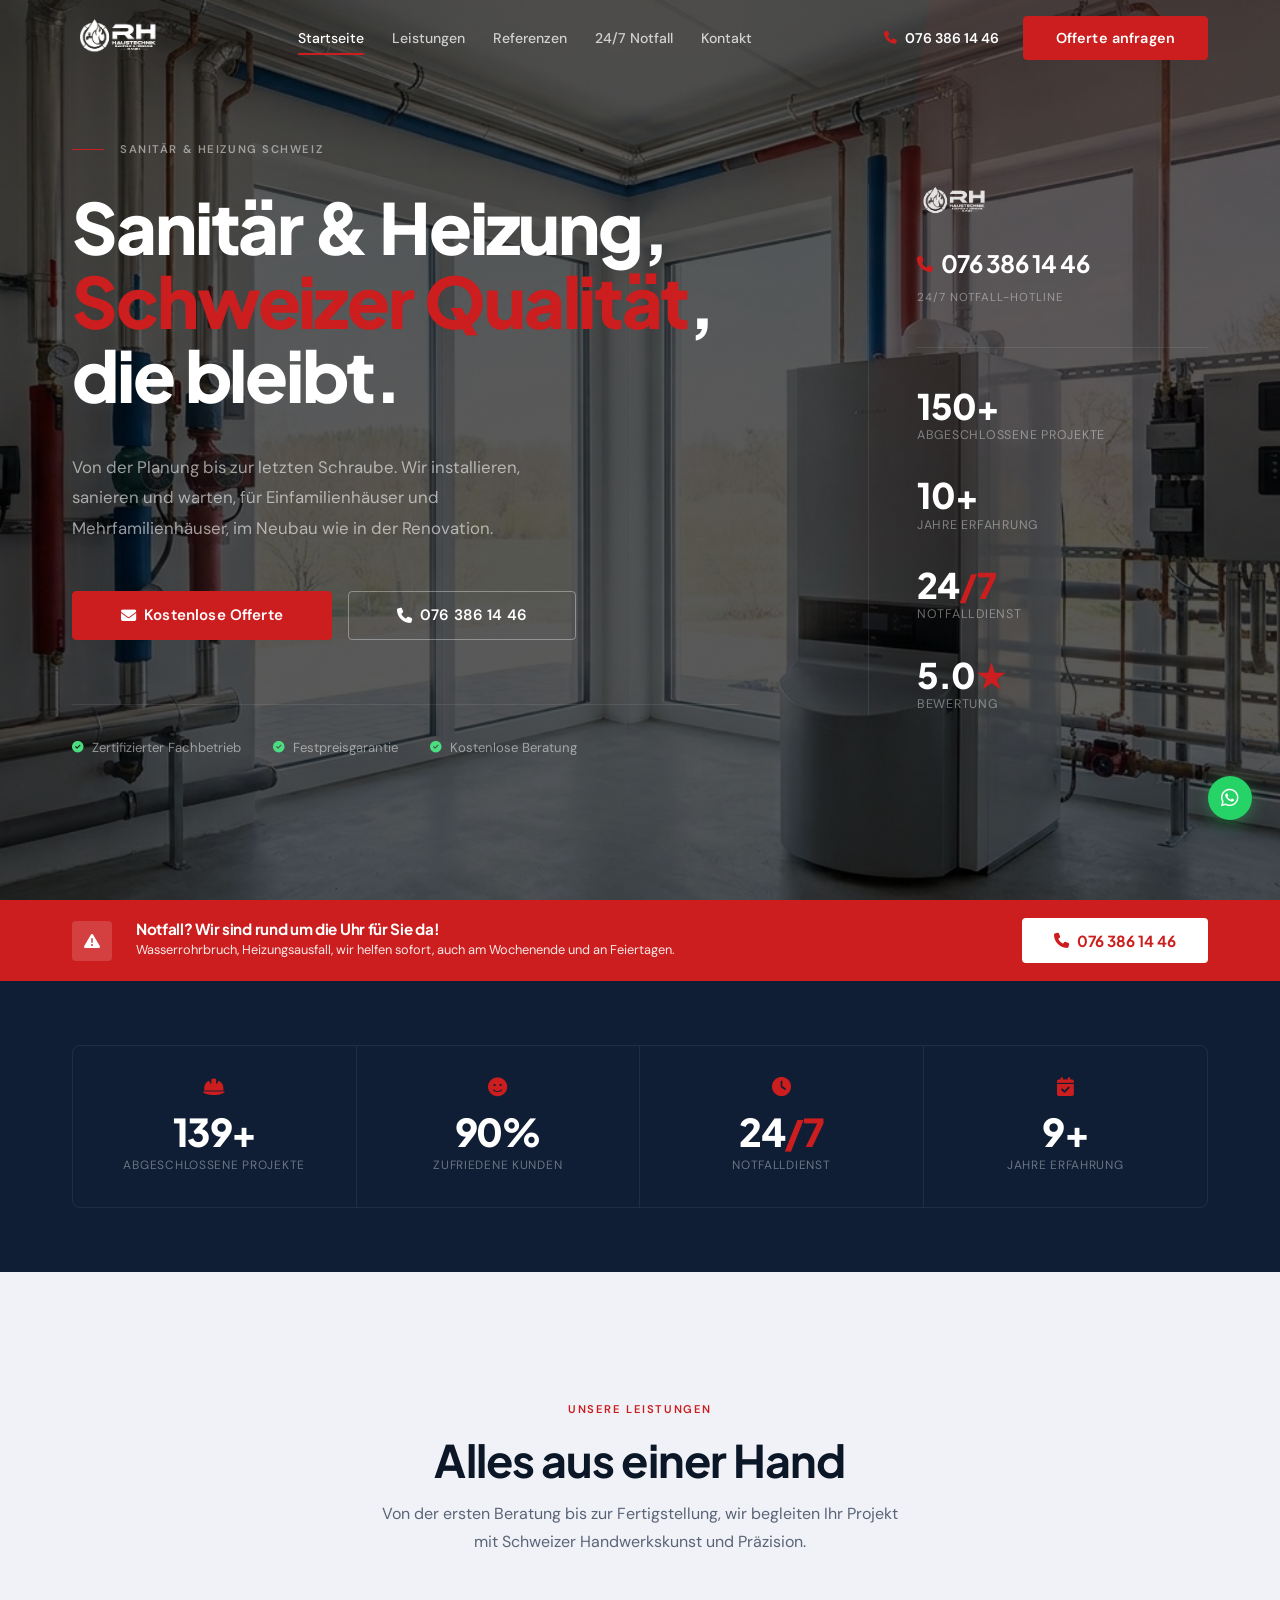
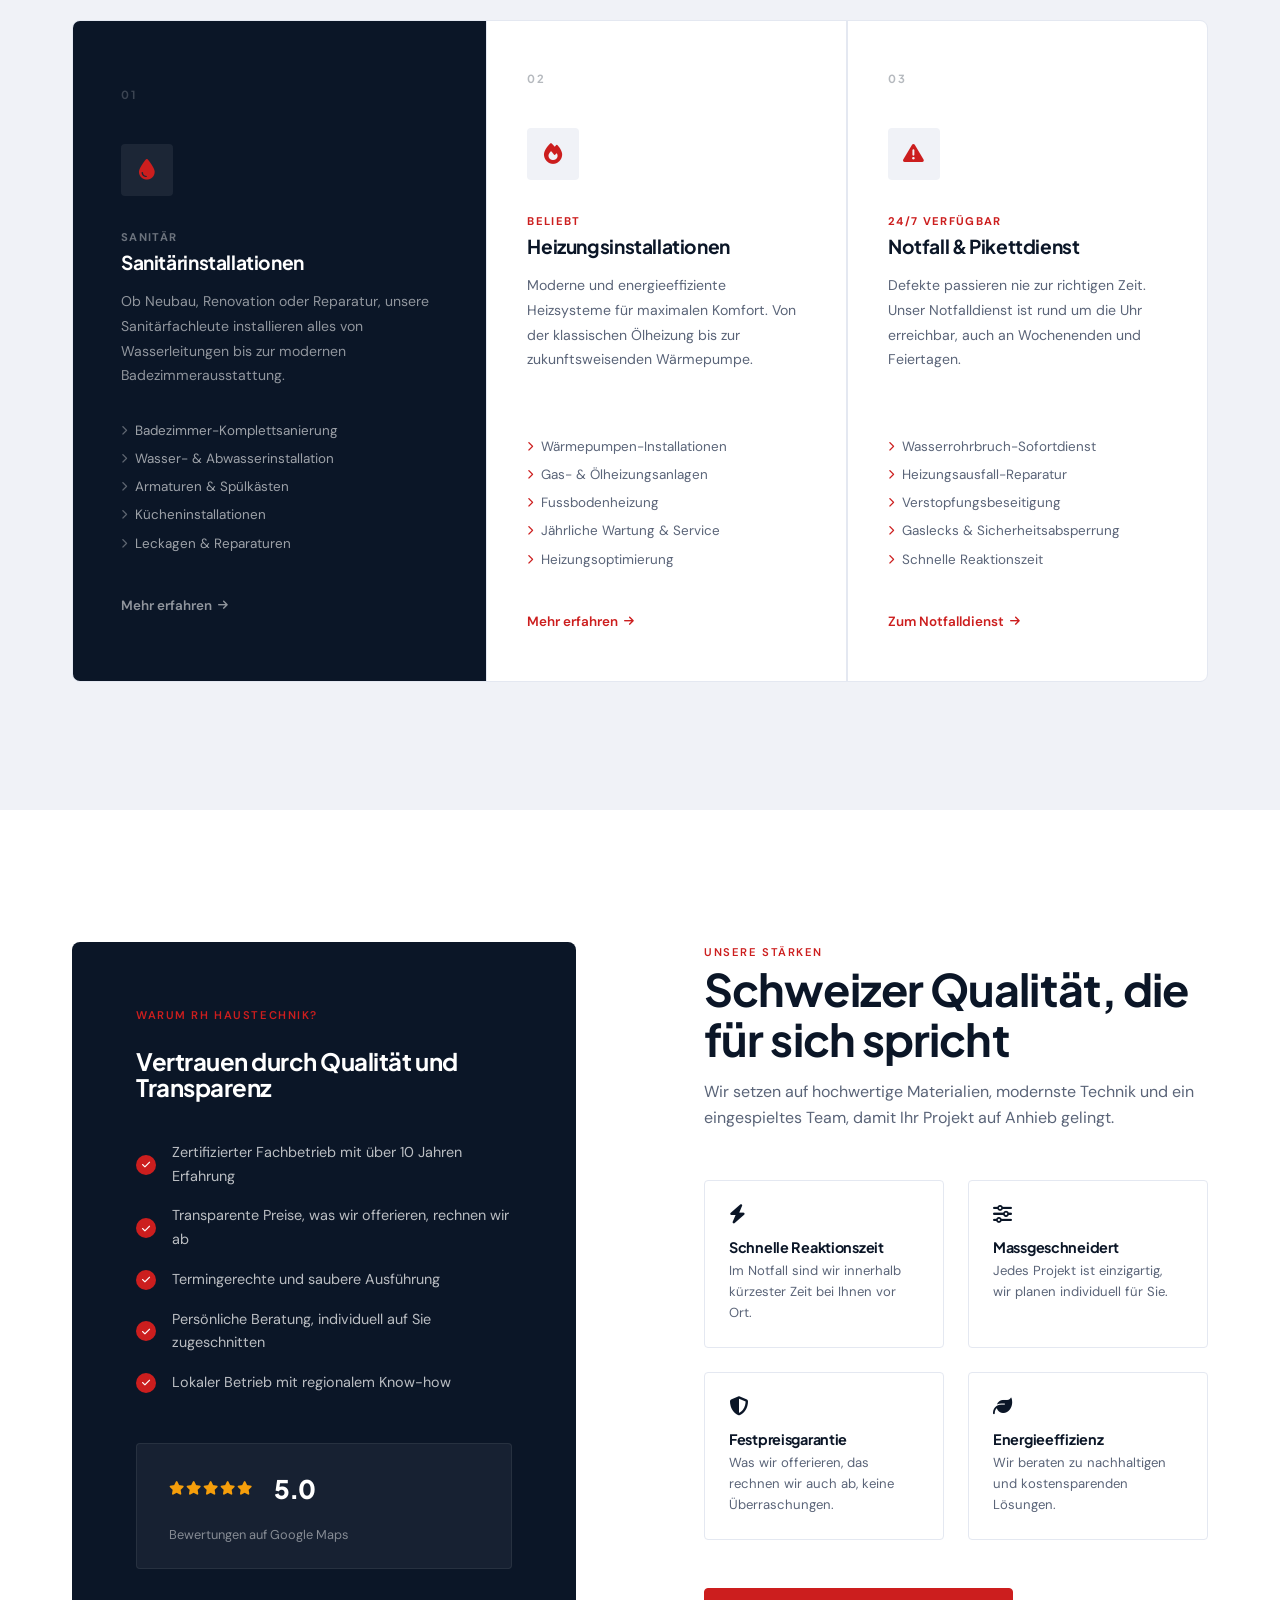
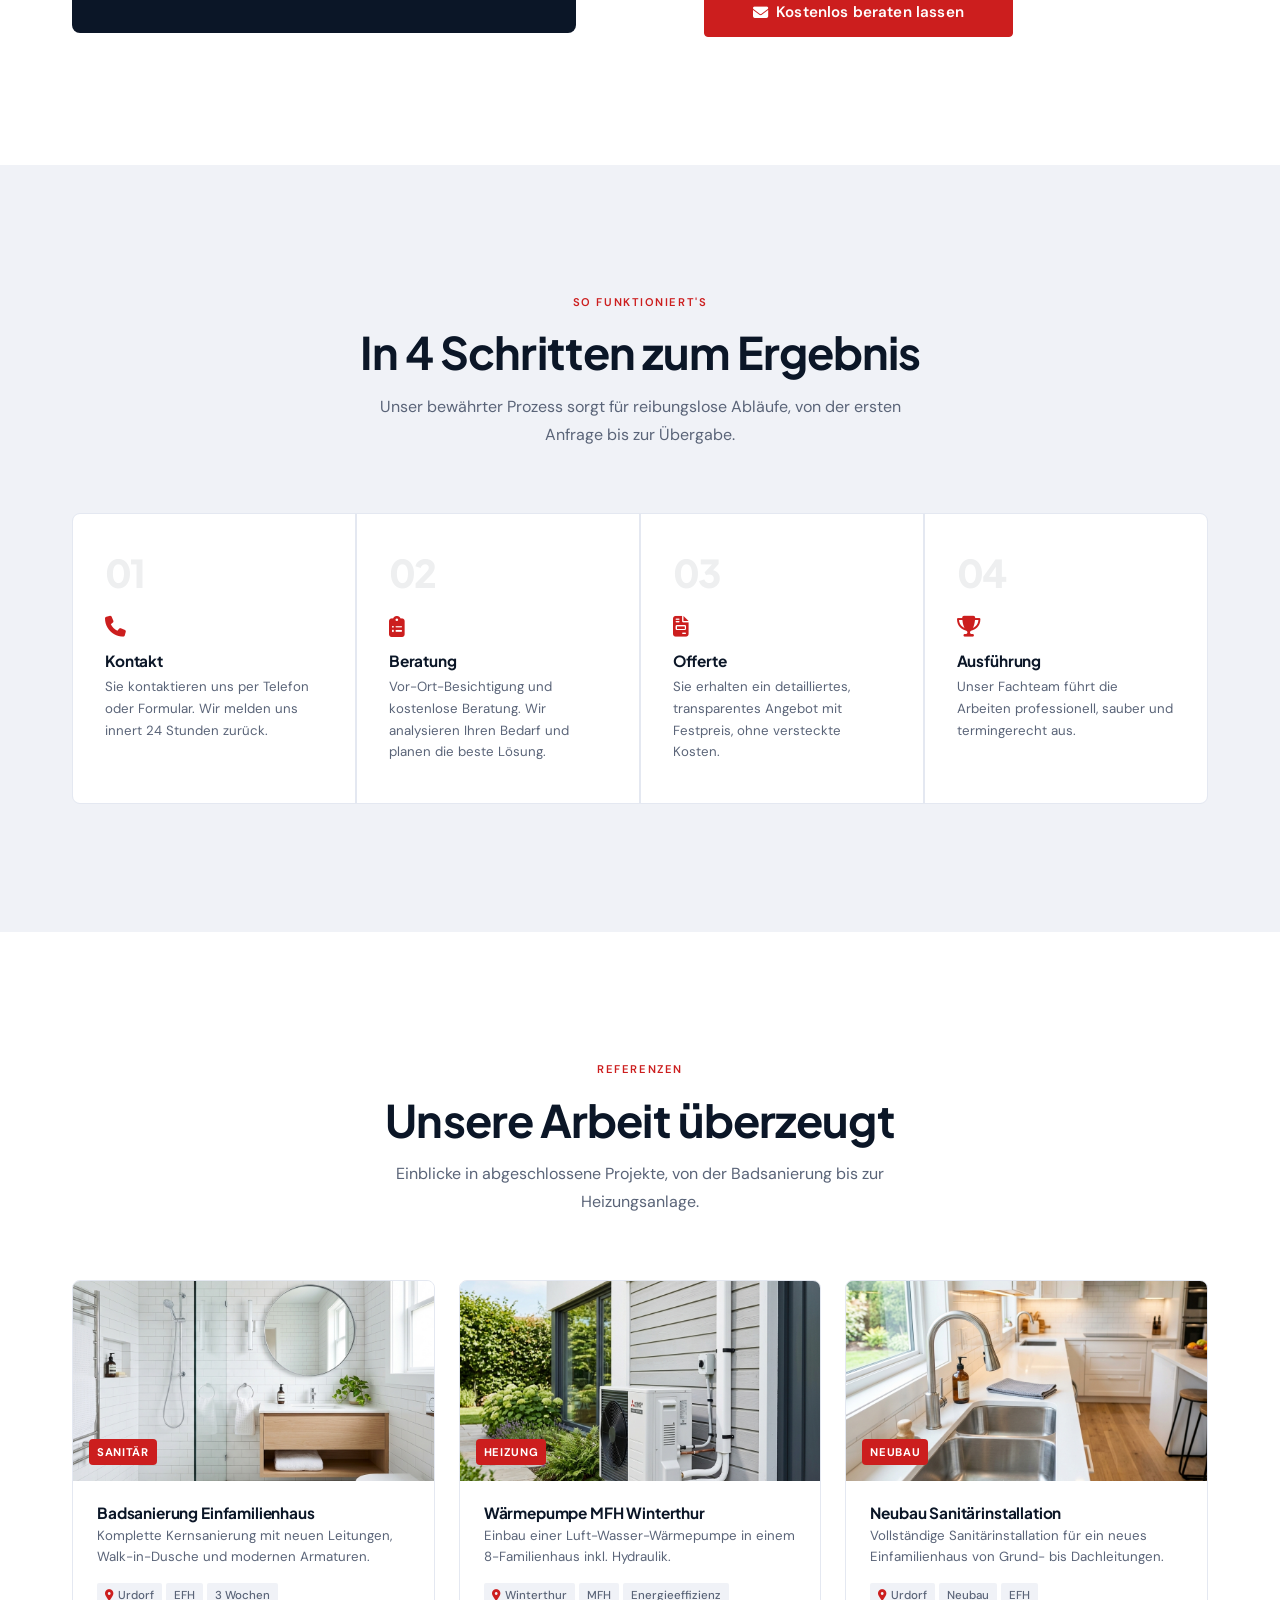
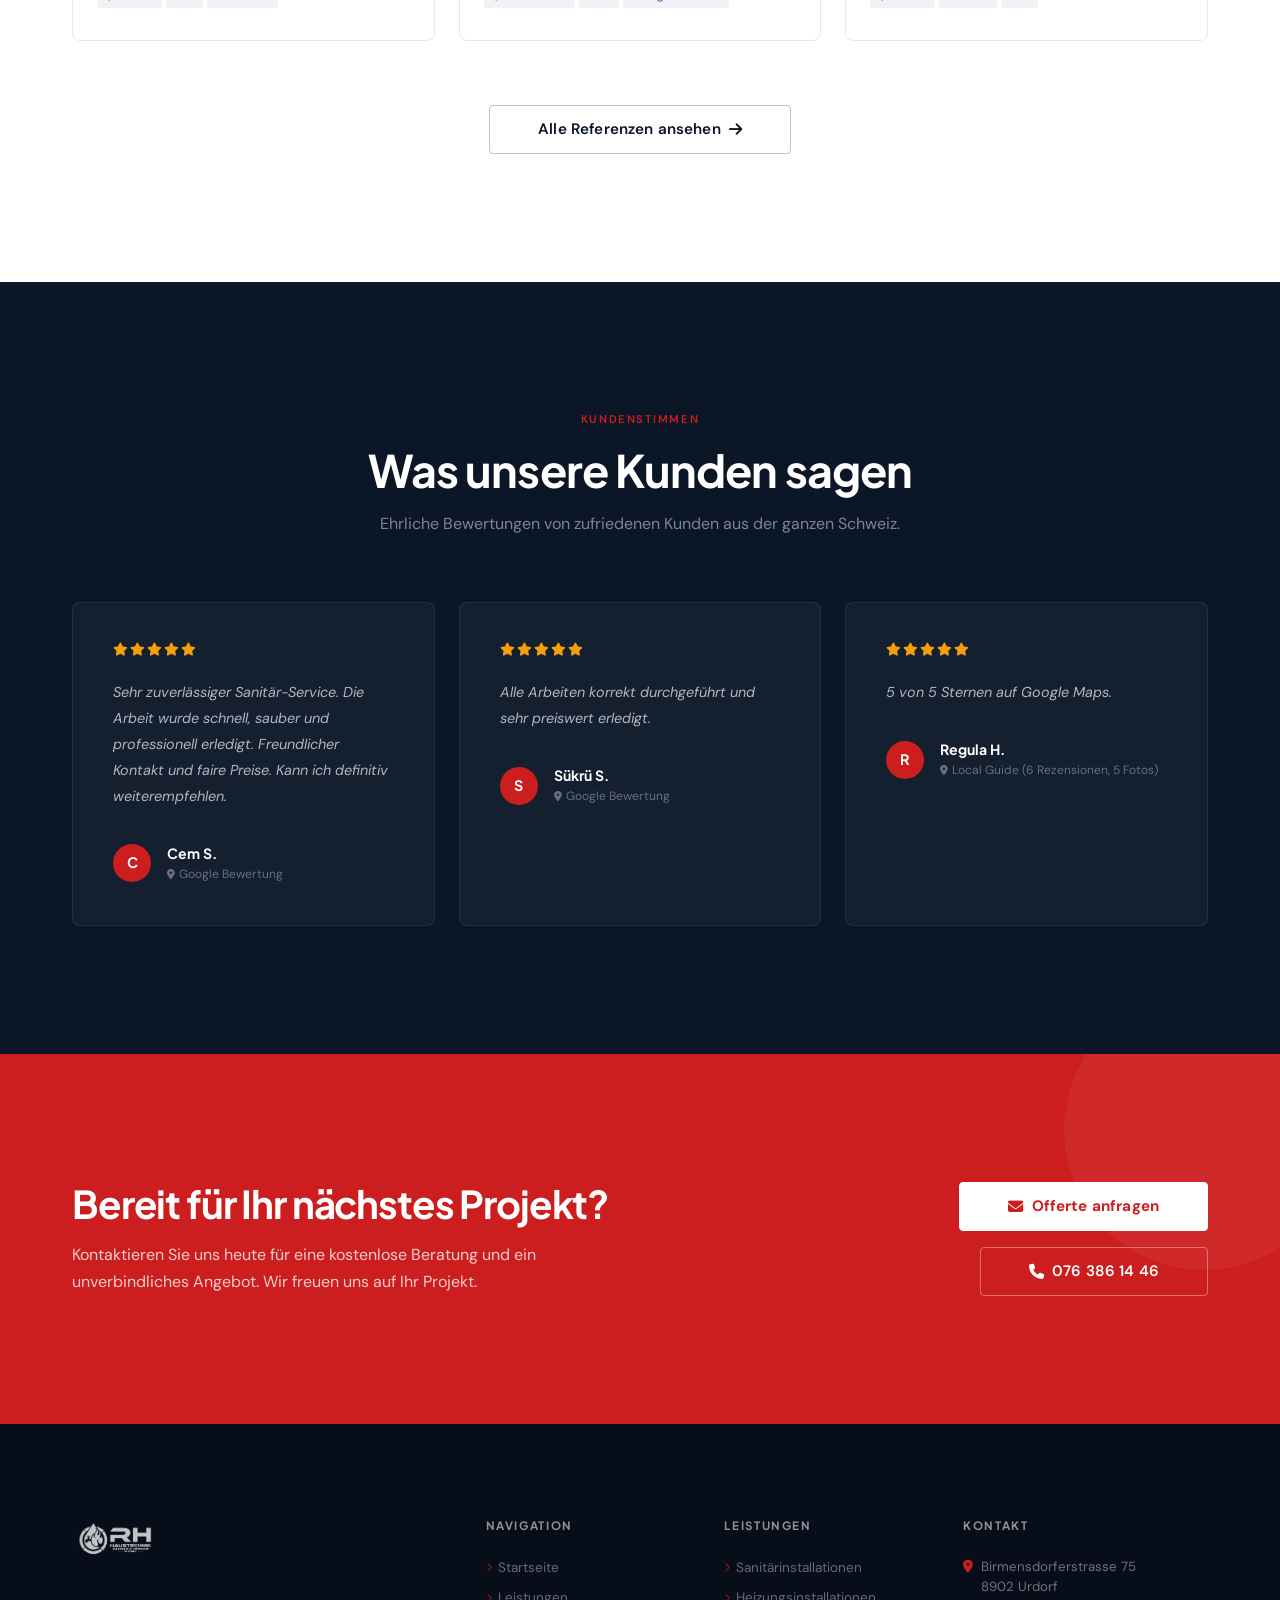
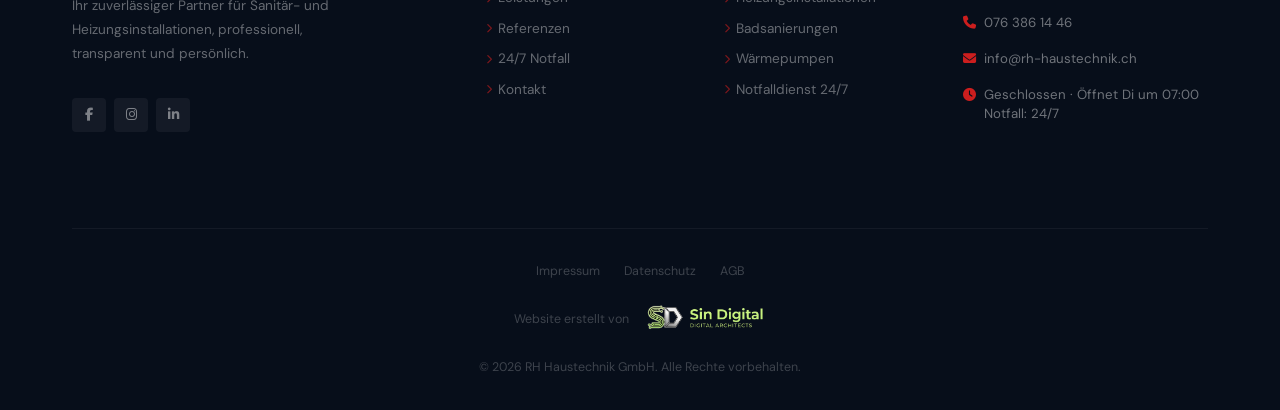
<file: index.html>
<!DOCTYPE html>
<html lang="de">

<head>
  <meta charset="UTF-8" />
  <meta name="viewport" content="width=device-width, initial-scale=1.0" />
  <meta name="description"
    content="RH Haustechnik GmbH, Professionelle Sanitär- und Heizungsinstallationen in der Schweiz. 24/7 Notfalldienst. Kostenlose Offerte anfragen." />
  <title>RH Haustechnik GmbH, Sanitär &amp; Heizung Schweiz</title>
  <link rel="stylesheet" href="https://cdnjs.cloudflare.com/ajax/libs/font-awesome/6.5.0/css/all.min.css" />
  <link rel="preconnect" href="https://fonts.googleapis.com" />
  <link rel="preconnect" href="https://fonts.gstatic.com" crossorigin />
  <link
    href="https://fonts.googleapis.com/css2?family=Plus+Jakarta+Sans:wght@500;600;700;800&family=DM+Sans:ital,opsz,wght@0,9..40,300;0,9..40,400;0,9..40,500;0,9..40,600;1,9..40,400&display=swap"
    rel="stylesheet" />
  <link rel="stylesheet" href="css/style.css" />
  <link rel="icon" href="img/logo.png" />
</head>

<body>

  <!-- NAVBAR -->
  <nav class="navbar" role="navigation" aria-label="Hauptnavigation">
    <div class="container">
      <div class="nav-inner">
        <a href="index.html" class="nav-logo" aria-label="RH Haustechnik Startseite">
          <img src="img/logo.png" alt="RH Haustechnik GmbH" data-nolazy / loading="lazy" />
        </a>
        <ul class="nav-links" role="list">
          <li><a href="index.html" class="active">Startseite</a></li>
          <li><a href="leistungen.html">Leistungen</a></li>
          <li><a href="referenzen.html">Referenzen</a></li>
          <li><a href="notfall.html">24/7 Notfall</a></li>
          <li><a href="kontakt.html">Kontakt</a></li>
        </ul>
        <div class="nav-right">
          <a href="tel:+41763861446" class="nav-tel" aria-label="Jetzt anrufen">
            <i class="fa-solid fa-phone" aria-hidden="true"></i>
            076 386 14 46
          </a>
          <a href="kontakt.html" class="btn btn-primary">Offerte anfragen</a>
        </div>
        <button class="hamburger" aria-label="Menü öffnen" aria-expanded="false">
          <i class="fa-solid fa-bars" aria-hidden="true"></i>
        </button>
      </div>
    </div>
  </nav>

  <!-- MOBILE MENU -->
  <div class="mobile-menu" role="dialog" aria-modal="true" aria-label="Navigation">
    <div class="mob-head">
      <img src="img/logo.png" alt="RH Haustechnik GmbH" / loading="lazy" />
      <button class="mob-close" aria-label="Menü schliessen">
        <i class="fa-solid fa-xmark" aria-hidden="true"></i>
      </button>
    </div>
    <nav class="mob-nav">
      <a href="index.html"><i class="fa-solid fa-house" aria-hidden="true"></i> Startseite</a>
      <a href="leistungen.html"><i class="fa-solid fa-screwdriver-wrench" aria-hidden="true"></i> Leistungen</a>
      <a href="referenzen.html"><i class="fa-solid fa-images" aria-hidden="true"></i> Referenzen</a>
      <a href="notfall.html"><i class="fa-solid fa-triangle-exclamation" aria-hidden="true"></i> 24/7 Notfall</a>
      <a href="kontakt.html"><i class="fa-solid fa-envelope" aria-hidden="true"></i> Kontakt</a>
    </nav>
    <div class="mob-cta">
      <a href="tel:+41763861446" class="mob-phone">
        <i class="fa-solid fa-phone" aria-hidden="true"></i>
        <div>
          <span class="mp-label">Notfall-Hotline, 24/7 verfügbar</span>
          <span class="mp-num">076 386 14 46</span>
        </div>
      </a>
      <a href="kontakt.html" class="btn btn-primary btn-lg" style="justify-content:center;">Kostenlose Offerte
        anfragen</a>
    </div>
  </div>

  <!-- HERO -->
  <section class="hero" aria-labelledby="heroTitle">
    <div class="hero-grid" aria-hidden="true"></div>
    <div class="container" style="width:100%;">
      <div class="hero-inner">

        <!-- Left: text -->
        <div>
          <div class="hero-kicker">
            <div class="hero-kicker-line"></div>
            <span class="label">Sanitär &amp; Heizung Schweiz</span>
          </div>
          <h1 class="hero-h1" id="heroTitle">
            Sanitär &amp; Heizung,<br>
            <em>Schweizer Qualität</em>,<br>
            die bleibt.
          </h1>
          <p class="hero-desc">
            Von der Planung bis zur letzten Schraube. Wir installieren, sanieren und warten, für Einfamilienhäuser und
            Mehrfamilienhäuser, im Neubau wie in der Renovation.
          </p>
          <div class="hero-actions">
            <a href="kontakt.html" class="btn btn-primary btn-lg">
              <i class="fa-solid fa-envelope" aria-hidden="true"></i>
              Kostenlose Offerte
            </a>
            <a href="tel:+41763861446" class="btn btn-ghost btn-lg">
              <i class="fa-solid fa-phone" aria-hidden="true"></i>
              076 386 14 46
            </a>
          </div>
          <div class="hero-proof">
            <div class="proof-item">
              <i class="fa-solid fa-circle-check" aria-hidden="true"></i>
              Zertifizierter Fachbetrieb
            </div>
            <div class="proof-item">
              <i class="fa-solid fa-circle-check" aria-hidden="true"></i>
              Festpreisgarantie
            </div>
            <div class="proof-item">
              <i class="fa-solid fa-circle-check" aria-hidden="true"></i>
              Kostenlose Beratung
            </div>
          </div>
        </div>

        <!-- Right: stats panel -->
        <div class="hero-stats-panel" aria-hidden="true">
          <div class="hsp-top">
            <div class="hsp-logo">
              <img src="img/logo.png" alt="" / loading="lazy" />
            </div>
            <a href="tel:+41763861446" class="hsp-tel">
              <i class="fa-solid fa-phone" aria-hidden="true"></i>
              076 386 14 46
            </a>
            <span class="hsp-tel-label">24/7 Notfall-Hotline</span>
          </div>
          <div class="hsp-stats">
            <div class="hstat">
              <span class="hstat-num"><span data-target="150" data-suffix="+">150</span></span>
              <span class="hstat-lbl">Abgeschlossene Projekte</span>
            </div>
            <div class="hstat">
              <span class="hstat-num"><span data-target="10" data-suffix="+">10</span></span>
              <span class="hstat-lbl">Jahre Erfahrung</span>
            </div>
            <div class="hstat">
              <span class="hstat-num">24<em>/7</em></span>
              <span class="hstat-lbl">Notfalldienst</span>
            </div>
            <div class="hstat">
              <span class="hstat-num">5.0<em>★</em></span>
              <span class="hstat-lbl">Bewertung</span>
            </div>
          </div>
        </div>

      </div>
    </div>
  </section>

  <!-- EMERGENCY STRIP -->
  <div class="emergency-strip" role="complementary" aria-label="Notfalldienst">
    <div class="container">
      <div class="es-wrap">
        <div class="es-left">
          <div class="es-icon" aria-hidden="true">
            <i class="fa-solid fa-triangle-exclamation"></i>
          </div>
          <div class="es-text">
            <h3>Notfall? Wir sind rund um die Uhr für Sie da!</h3>
            <p>Wasserrohrbruch, Heizungsausfall, wir helfen sofort, auch am Wochenende und an Feiertagen.</p>
          </div>
        </div>
        <div class="es-cta">
          <a href="tel:+41763861446" aria-label="Notfall: 076 386 14 46 anrufen">
            <i class="fa-solid fa-phone" aria-hidden="true"></i>
            076 386 14 46
          </a>
        </div>
      </div>
    </div>
  </div>

  <!-- STATS BAR -->
  <section class="stats-bar" aria-label="Kennzahlen">
    <div class="container">
      <div class="stats-row">
        <div class="sbar-item fi">
          <i class="fa-solid fa-helmet-safety" aria-hidden="true"></i>
          <span class="sbar-num" data-target="150" data-suffix="+">150+</span>
          <span class="sbar-lbl">Abgeschlossene Projekte</span>
        </div>
        <div class="sbar-item fi">
          <i class="fa-solid fa-face-smile" aria-hidden="true"></i>
          <span class="sbar-num" data-target="98" data-suffix="%">98%</span>
          <span class="sbar-lbl">Zufriedene Kunden</span>
        </div>
        <div class="sbar-item fi">
          <i class="fa-solid fa-clock" aria-hidden="true"></i>
          <span class="sbar-num">24<em>/7</em></span>
          <span class="sbar-lbl">Notfalldienst</span>
        </div>
        <div class="sbar-item fi">
          <i class="fa-solid fa-calendar-check" aria-hidden="true"></i>
          <span class="sbar-num" data-target="10" data-suffix="+">10+</span>
          <span class="sbar-lbl">Jahre Erfahrung</span>
        </div>
      </div>
    </div>
  </section>

  <!-- SERVICES -->
  <section class="section services-section" aria-labelledby="svcTitle">
    <div class="container">
      <div class="shd center">
        <span class="label">Unsere Leistungen</span>
        <h2 class="shd-title" id="svcTitle">Alles aus einer Hand</h2>
        <p class="shd-sub">Von der ersten Beratung bis zur Fertigstellung, wir begleiten Ihr Projekt mit Schweizer
          Handwerkskunst und Präzision.</p>
      </div>
      <div class="svc-layout">

        <!-- Primary card -->
        <article class="svc-card primary fi">
          <span class="svc-card-num">01</span>
          <div class="svc-ico" aria-hidden="true"><i class="fa-solid fa-droplet"></i></div>
          <span class="svc-card-tag">Sanitär</span>
          <h3 class="svc-card-title">Sanitärinstallationen</h3>
          <p class="svc-card-desc">Ob Neubau, Renovation oder Reparatur, unsere Sanitärfachleute installieren alles von
            Wasserleitungen bis zur modernen Badezimmerausstattung.</p>
          <ul class="svc-list" aria-label="Leistungen Sanitär">
            <li><i class="fa-solid fa-chevron-right" aria-hidden="true"></i> Badezimmer-Komplettsanierung</li>
            <li><i class="fa-solid fa-chevron-right" aria-hidden="true"></i> Wasser- &amp; Abwasserinstallation</li>
            <li><i class="fa-solid fa-chevron-right" aria-hidden="true"></i> Armaturen &amp; Spülkästen</li>
            <li><i class="fa-solid fa-chevron-right" aria-hidden="true"></i> Kücheninstallationen</li>
            <li><i class="fa-solid fa-chevron-right" aria-hidden="true"></i> Leckagen &amp; Reparaturen</li>
          </ul>
          <a href="leistungen.html" class="svc-link">
            Mehr erfahren <i class="fa-solid fa-arrow-right" aria-hidden="true"></i>
          </a>
        </article>

        <article class="svc-card fi">
          <span class="svc-card-num">02</span>
          <div class="svc-ico" aria-hidden="true"><i class="fa-solid fa-fire"></i></div>
          <span class="svc-card-tag">Beliebt</span>
          <h3 class="svc-card-title">Heizungsinstallationen</h3>
          <p class="svc-card-desc">Moderne und energieeffiziente Heizsysteme für maximalen Komfort. Von der klassischen
            Ölheizung bis zur zukunftsweisenden Wärmepumpe.</p>
          <ul class="svc-list" aria-label="Leistungen Heizung">
            <li><i class="fa-solid fa-chevron-right" aria-hidden="true"></i> Wärmepumpen-Installationen</li>
            <li><i class="fa-solid fa-chevron-right" aria-hidden="true"></i> Gas- &amp; Ölheizungsanlagen</li>
            <li><i class="fa-solid fa-chevron-right" aria-hidden="true"></i> Fussbodenheizung</li>
            <li><i class="fa-solid fa-chevron-right" aria-hidden="true"></i> Jährliche Wartung &amp; Service</li>
            <li><i class="fa-solid fa-chevron-right" aria-hidden="true"></i> Heizungsoptimierung</li>
          </ul>
          <a href="leistungen.html" class="svc-link">
            Mehr erfahren <i class="fa-solid fa-arrow-right" aria-hidden="true"></i>
          </a>
        </article>

        <article class="svc-card fi">
          <span class="svc-card-num">03</span>
          <div class="svc-ico" aria-hidden="true"><i class="fa-solid fa-triangle-exclamation"></i></div>
          <span class="svc-card-tag">24/7 verfügbar</span>
          <h3 class="svc-card-title">Notfall &amp; Pikettdienst</h3>
          <p class="svc-card-desc">Defekte passieren nie zur richtigen Zeit. Unser Notfalldienst ist rund um die Uhr
            erreichbar, auch an Wochenenden und Feiertagen.</p>
          <ul class="svc-list" aria-label="Leistungen Notfall">
            <li><i class="fa-solid fa-chevron-right" aria-hidden="true"></i> Wasserrohrbruch-Sofortdienst</li>
            <li><i class="fa-solid fa-chevron-right" aria-hidden="true"></i> Heizungsausfall-Reparatur</li>
            <li><i class="fa-solid fa-chevron-right" aria-hidden="true"></i> Verstopfungsbeseitigung</li>
            <li><i class="fa-solid fa-chevron-right" aria-hidden="true"></i> Gaslecks &amp; Sicherheitsabsperrung</li>
            <li><i class="fa-solid fa-chevron-right" aria-hidden="true"></i> Schnelle Reaktionszeit</li>
          </ul>
          <a href="notfall.html" class="svc-link">
            Zum Notfalldienst <i class="fa-solid fa-arrow-right" aria-hidden="true"></i>
          </a>
        </article>

      </div>
    </div>
  </section>

  <!-- WHY US -->
  <section class="section why-section" aria-labelledby="whyTitle">
    <div class="container">
      <div class="why-layout">

        <!-- Left: dark panel with checks and rating -->
        <div class="why-panel fi">
          <span class="label">Warum RH Haustechnik?</span>
          <h3>Vertrauen durch Qualität und Transparenz</h3>
          <div class="why-checks">
            <div class="wcheck">
              <div class="wcheck-dot"><i class="fa-solid fa-check" aria-hidden="true"></i></div>
              Zertifizierter Fachbetrieb mit über 10 Jahren Erfahrung
            </div>
            <div class="wcheck">
              <div class="wcheck-dot"><i class="fa-solid fa-check" aria-hidden="true"></i></div>
              Transparente Preise, was wir offerieren, rechnen wir ab
            </div>
            <div class="wcheck">
              <div class="wcheck-dot"><i class="fa-solid fa-check" aria-hidden="true"></i></div>
              Termingerechte und saubere Ausführung
            </div>
            <div class="wcheck">
              <div class="wcheck-dot"><i class="fa-solid fa-check" aria-hidden="true"></i></div>
              Persönliche Beratung, individuell auf Sie zugeschnitten
            </div>
            <div class="wcheck">
              <div class="wcheck-dot"><i class="fa-solid fa-check" aria-hidden="true"></i></div>
              Lokaler Betrieb mit regionalem Know-how
            </div>
          </div>
          <div class="rating-row" aria-label="Kundenbewertung">
            <div class="rating-stars" aria-label="5 von 5 Sternen">
              <i class="fa-solid fa-star" aria-hidden="true"></i>
              <i class="fa-solid fa-star" aria-hidden="true"></i>
              <i class="fa-solid fa-star" aria-hidden="true"></i>
              <i class="fa-solid fa-star" aria-hidden="true"></i>
              <i class="fa-solid fa-star" aria-hidden="true"></i>
            </div>
            <div class="rating-text">Bewertungen auf Google Maps</div>
            <div class="rating-score" aria-label="Bewertung 5.0">5.0</div>
          </div>
        </div>

        <!-- Right: benefits + CTA -->
        <div class="fi">
          <span class="label">Unsere Stärken</span>
          <h2 id="whyTitle" style="margin-bottom:var(--s2);">Schweizer Qualität, die für sich spricht</h2>
          <p style="color:var(--muted);margin-bottom:var(--s6);">Wir setzen auf hochwertige Materialien, modernste
            Technik und ein eingespieltes Team, damit Ihr Projekt auf Anhieb gelingt.</p>
          <div class="benefits-grid">
            <div class="ben">
              <i class="fa-solid fa-bolt" aria-hidden="true"></i>
              <h4>Schnelle Reaktionszeit</h4>
              <p>Im Notfall sind wir innerhalb kürzester Zeit bei Ihnen vor Ort.</p>
            </div>
            <div class="ben">
              <i class="fa-solid fa-sliders" aria-hidden="true"></i>
              <h4>Massgeschneidert</h4>
              <p>Jedes Projekt ist einzigartig, wir planen individuell für Sie.</p>
            </div>
            <div class="ben">
              <i class="fa-solid fa-shield-halved" aria-hidden="true"></i>
              <h4>Festpreisgarantie</h4>
              <p>Was wir offerieren, das rechnen wir auch ab, keine Überraschungen.</p>
            </div>
            <div class="ben">
              <i class="fa-solid fa-leaf" aria-hidden="true"></i>
              <h4>Energieeffizienz</h4>
              <p>Wir beraten zu nachhaltigen und kostensparenden Lösungen.</p>
            </div>
          </div>
          <div style="margin-top:var(--s6);">
            <a href="kontakt.html" class="btn btn-primary btn-lg">
              <i class="fa-solid fa-envelope" aria-hidden="true"></i>
              Kostenlos beraten lassen
            </a>
          </div>
        </div>

      </div>
    </div>
  </section>

  <!-- PROCESS -->
  <section class="section process-section" aria-labelledby="procTitle">
    <div class="container">
      <div class="shd center">
        <span class="label">So funktioniert's</span>
        <h2 class="shd-title" id="procTitle">In 4 Schritten zum Ergebnis</h2>
        <p class="shd-sub">Unser bewährter Prozess sorgt für reibungslose Abläufe, von der ersten Anfrage bis zur
          Übergabe.</p>
      </div>
      <div class="process-row">
        <div class="proc-step fi">
          <div class="proc-n" aria-hidden="true">01</div>
          <i class="fa-solid fa-phone" aria-hidden="true"></i>
          <h3>Kontakt</h3>
          <p>Sie kontaktieren uns per Telefon oder Formular. Wir melden uns innert 24 Stunden zurück.</p>
        </div>
        <div class="proc-step fi">
          <div class="proc-n" aria-hidden="true">02</div>
          <i class="fa-solid fa-clipboard-list" aria-hidden="true"></i>
          <h3>Beratung</h3>
          <p>Vor-Ort-Besichtigung und kostenlose Beratung. Wir analysieren Ihren Bedarf und planen die beste Lösung.</p>
        </div>
        <div class="proc-step fi">
          <div class="proc-n" aria-hidden="true">03</div>
          <i class="fa-solid fa-file-invoice" aria-hidden="true"></i>
          <h3>Offerte</h3>
          <p>Sie erhalten ein detailliertes, transparentes Angebot mit Festpreis, ohne versteckte Kosten.</p>
        </div>
        <div class="proc-step fi">
          <div class="proc-n" aria-hidden="true">04</div>
          <i class="fa-solid fa-trophy" aria-hidden="true"></i>
          <h3>Ausführung</h3>
          <p>Unser Fachteam führt die Arbeiten professionell, sauber und termingerecht aus.</p>
        </div>
      </div>
    </div>
  </section>

  <!-- REFERENCES PREVIEW -->
  <section class="section" aria-labelledby="refTitle">
    <div class="container">
      <div class="shd center">
        <span class="label">Referenzen</span>
        <h2 class="shd-title" id="refTitle">Unsere Arbeit überzeugt</h2>
        <p class="shd-sub">Einblicke in abgeschlossene Projekte, von der Badsanierung bis zur Heizungsanlage.</p>
      </div>
      <div class="ref-grid">
        <article class="ref-card fi">
          <div class="ref-thumb t-ink" role="img" aria-label="Badsanierung Einfamilienhaus">
            <img src="img/sanitaer.jpg" alt="Badsanierung Einfamilienhaus"
              style="width:100%;height:100%;object-fit:cover;" / loading="lazy" />
            <div class="ref-badge">Sanitär</div>
          </div>
          <div class="ref-body">
            <h4>Badsanierung Einfamilienhaus</h4>
            <p>Komplette Kernsanierung mit neuen Leitungen, Walk-in-Dusche und modernen Armaturen.</p>
            <div class="ref-tags">
              <span><i class="fa-solid fa-location-dot" style="font-size:.7rem;color:var(--red);margin-right:2px;"
                  aria-hidden="true"></i> Urdorf</span>
              <span>EFH</span>
              <span>3 Wochen</span>
            </div>
          </div>
        </article>
        <article class="ref-card fi">
          <div class="ref-thumb t-red" role="img" aria-label="Wärmepumpe MFH">
            <img src="img/heizung.jpg" alt="Wärmepumpe MFH Winterthur"
              style="width:100%;height:100%;object-fit:cover;" / loading="lazy" />
            <div class="ref-badge">Heizung</div>
          </div>
          <div class="ref-body">
            <h4>Wärmepumpe MFH Winterthur</h4>
            <p>Einbau einer Luft-Wasser-Wärmepumpe in einem 8-Familienhaus inkl. Hydraulik.</p>
            <div class="ref-tags">
              <span><i class="fa-solid fa-location-dot" style="font-size:.7rem;color:var(--red);margin-right:2px;"
                  aria-hidden="true"></i> Winterthur</span>
              <span>MFH</span>
              <span>Energieeffizienz</span>
            </div>
          </div>
        </article>
        <article class="ref-card fi">
          <div class="ref-thumb t-slate" role="img" aria-label="Neubau Sanitär">
            <img src="img/kueche.jpg" alt="Neubau Sanitärinstallation"
              style="width:100%;height:100%;object-fit:cover;" / loading="lazy" />
            <div class="ref-badge">Neubau</div>
          </div>
          <div class="ref-body">
            <h4>Neubau Sanitärinstallation</h4>
            <p>Vollständige Sanitärinstallation für ein neues Einfamilienhaus von Grund- bis Dachleitungen.</p>
            <div class="ref-tags">
              <span><i class="fa-solid fa-location-dot" style="font-size:.7rem;color:var(--red);margin-right:2px;"
                  aria-hidden="true"></i> Urdorf</span>
              <span>Neubau</span>
              <span>EFH</span>
            </div>
          </div>
        </article>
      </div>
      <div style="text-align:center;margin-top:var(--s8);">
        <a href="referenzen.html" class="btn btn-ghost-dark btn-lg">
          Alle Referenzen ansehen <i class="fa-solid fa-arrow-right" aria-hidden="true"></i>
        </a>
      </div>
    </div>
  </section>

  <!-- TESTIMONIALS -->
  <section class="testi-section" aria-labelledby="tTitle">
    <div class="container">
      <div class="shd center" style="margin-bottom:var(--s8);">
        <span class="label">Kundenstimmen</span>
        <h2 class="shd-title" id="tTitle" style="color:var(--white);">Was unsere Kunden sagen</h2>
        <p class="shd-sub" style="color:rgba(255,255,255,0.48);margin:0 auto;">Ehrliche Bewertungen von zufriedenen
          Kunden aus der ganzen Schweiz.</p>
      </div>
      <div class="testi-grid">
        <article class="t-card fi">
          <div class="t-stars" aria-label="5 von 5 Sternen">
            <i class="fa-solid fa-star"></i><i class="fa-solid fa-star"></i>
            <i class="fa-solid fa-star"></i><i class="fa-solid fa-star"></i>
            <i class="fa-solid fa-star"></i>
          </div>
          <p class="t-quote">Sehr zuverlässiger Sanitär-Service. Die Arbeit wurde schnell, sauber und professionell
            erledigt. Freundlicher Kontakt und faire Preise. Kann ich definitiv weiterempfehlen.</p>
          <div class="t-author">
            <div class="t-av" aria-hidden="true">C</div>
            <div>
              <span class="t-name">Cem S.</span>
              <span class="t-loc"><i class="fa-solid fa-location-dot" aria-hidden="true"></i> Google Bewertung</span>
            </div>
          </div>
        </article>
        <article class="t-card fi">
          <div class="t-stars" aria-label="5 von 5 Sternen">
            <i class="fa-solid fa-star"></i><i class="fa-solid fa-star"></i>
            <i class="fa-solid fa-star"></i><i class="fa-solid fa-star"></i>
            <i class="fa-solid fa-star"></i>
          </div>
          <p class="t-quote">Alle Arbeiten korrekt durchgeführt und sehr preiswert erledigt.</p>
          <div class="t-author">
            <div class="t-av" aria-hidden="true">S</div>
            <div>
              <span class="t-name">Sükrü S.</span>
              <span class="t-loc"><i class="fa-solid fa-location-dot" aria-hidden="true"></i> Google Bewertung</span>
            </div>
          </div>
        </article>
        <article class="t-card fi">
          <div class="t-stars" aria-label="5 von 5 Sternen">
            <i class="fa-solid fa-star"></i><i class="fa-solid fa-star"></i>
            <i class="fa-solid fa-star"></i><i class="fa-solid fa-star"></i>
            <i class="fa-solid fa-star"></i>
          </div>
          <p class="t-quote">5 von 5 Sternen auf Google Maps.</p>
          <div class="t-author">
            <div class="t-av" aria-hidden="true">R</div>
            <div>
              <span class="t-name">Regula H.</span>
              <span class="t-loc"><i class="fa-solid fa-location-dot" aria-hidden="true"></i> Local Guide (6
                Rezensionen, 5 Fotos)</span>
            </div>
          </div>
        </article>
      </div>
    </div>
  </section>

  <!-- CTA -->
  <section class="cta-section" aria-labelledby="ctaTitle">
    <div class="container">
      <div class="cta-inner">
        <div class="cta-text">
          <h2 id="ctaTitle">Bereit für Ihr nächstes Projekt?</h2>
          <p>Kontaktieren Sie uns heute für eine kostenlose Beratung und ein unverbindliches Angebot. Wir freuen uns auf
            Ihr Projekt.</p>
        </div>
        <div class="cta-btns">
          <a href="kontakt.html" class="btn btn-white btn-lg">
            <i class="fa-solid fa-envelope" aria-hidden="true"></i>
            Offerte anfragen
          </a>
          <a href="tel:+41763861446" class="btn btn-ghost btn-lg">
            <i class="fa-solid fa-phone" aria-hidden="true"></i>
            076 386 14 46
          </a>
        </div>
      </div>
    </div>
  </section>

  <!-- FOOTER -->
  <footer class="footer" role="contentinfo">
    <div class="container">
      <div class="footer-grid">
        <div class="footer-brand">
          <img src="img/logo.png" alt="RH Haustechnik GmbH" / loading="lazy" />
          <p>Ihr zuverlässiger Partner für Sanitär- und Heizungsinstallationen, professionell, transparent und
            persönlich.</p>
          <div class="footer-socials" aria-label="Social Media">
            <a href="#" class="f-social" aria-label="Facebook"><i class="fa-brands fa-facebook-f"></i></a>
            <a href="#" class="f-social" aria-label="Instagram"><i class="fa-brands fa-instagram"></i></a>
            <a href="#" class="f-social" aria-label="LinkedIn"><i class="fa-brands fa-linkedin-in"></i></a>
          </div>
        </div>
        <nav class="footer-col" aria-label="Navigation">
          <h4>Navigation</h4>
          <ul class="footer-nav-list">
            <li><a href="index.html"><i class="fa-solid fa-chevron-right" aria-hidden="true"></i> Startseite</a></li>
            <li><a href="leistungen.html"><i class="fa-solid fa-chevron-right" aria-hidden="true"></i> Leistungen</a>
            </li>
            <li><a href="referenzen.html"><i class="fa-solid fa-chevron-right" aria-hidden="true"></i> Referenzen</a>
            </li>
            <li><a href="notfall.html"><i class="fa-solid fa-chevron-right" aria-hidden="true"></i> 24/7 Notfall</a>
            </li>
            <li><a href="kontakt.html"><i class="fa-solid fa-chevron-right" aria-hidden="true"></i> Kontakt</a></li>
          </ul>
        </nav>
        <nav class="footer-col" aria-label="Leistungen">
          <h4>Leistungen</h4>
          <ul class="footer-nav-list">
            <li><a href="leistungen.html"><i class="fa-solid fa-chevron-right" aria-hidden="true"></i>
                Sanitärinstallationen</a></li>
            <li><a href="leistungen.html"><i class="fa-solid fa-chevron-right" aria-hidden="true"></i>
                Heizungsinstallationen</a></li>
            <li><a href="leistungen.html"><i class="fa-solid fa-chevron-right" aria-hidden="true"></i>
                Badsanierungen</a></li>
            <li><a href="leistungen.html"><i class="fa-solid fa-chevron-right" aria-hidden="true"></i> Wärmepumpen</a>
            </li>
            <li><a href="notfall.html"><i class="fa-solid fa-chevron-right" aria-hidden="true"></i> Notfalldienst
                24/7</a></li>
          </ul>
        </nav>
        <div class="footer-col">
          <h4>Kontakt</h4>
          <div class="footer-contact-list">
            <div class="fc-row">
              <i class="fa-solid fa-location-dot" aria-hidden="true"></i>
              <span>Birmensdorferstrasse 75<br>8902 Urdorf</span>
            </div>
            <div class="fc-row">
              <i class="fa-solid fa-phone" aria-hidden="true"></i>
              <a href="tel:+41763861446">076 386 14 46</a>
            </div>
            <div class="fc-row">
              <i class="fa-solid fa-envelope" aria-hidden="true"></i>
              <a href="mailto:info@rh-haustechnik.ch">info@rh-haustechnik.ch</a>
            </div>
            <div class="fc-row">
              <i class="fa-solid fa-clock" aria-hidden="true"></i>
              <span>Geschlossen · Öffnet Di um 07:00<br>Notfall: 24/7</span>
            </div>
          </div>
        </div>
      </div>
      <div class="footer-bottom">
        <div class="footer-legal">
          <a href="#">Impressum</a>
          <a href="#">Datenschutz</a>
          <a href="#">AGB</a>
        </div>
        <div class="footer-credits">
          <span>Website erstellt von</span>
          <a href="https://www.sin-digital.com/" target="_blank" rel="noopener" class="credits-logo" aria-label="sIn Digital - Digital Architects">
            <img src="img/Logo_Sin-Digital.png" alt="sIn Digital - Digital Architects" loading="lazy" />
          </a>
        </div>
        <p>© <span id="copyright-year">2025</span> RH Haustechnik GmbH. Alle Rechte vorbehalten.</p>
      </div>
    </div>
  </footer>

  <a href="https://wa.me/41763861446" class="whatsapp-btn" target="_blank" rel="noopener" aria-label="WhatsApp schreiben">
    <i class="fa-brands fa-whatsapp" aria-hidden="true"></i>
  </a>

  <button class="scroll-top-btn" aria-label="Nach oben scrollen" title="Nach oben">
    <i class="fa-solid fa-arrow-up" aria-hidden="true"></i>
  </button>

  <script src="js/main.js"></script>
</body>

</html>
</file>
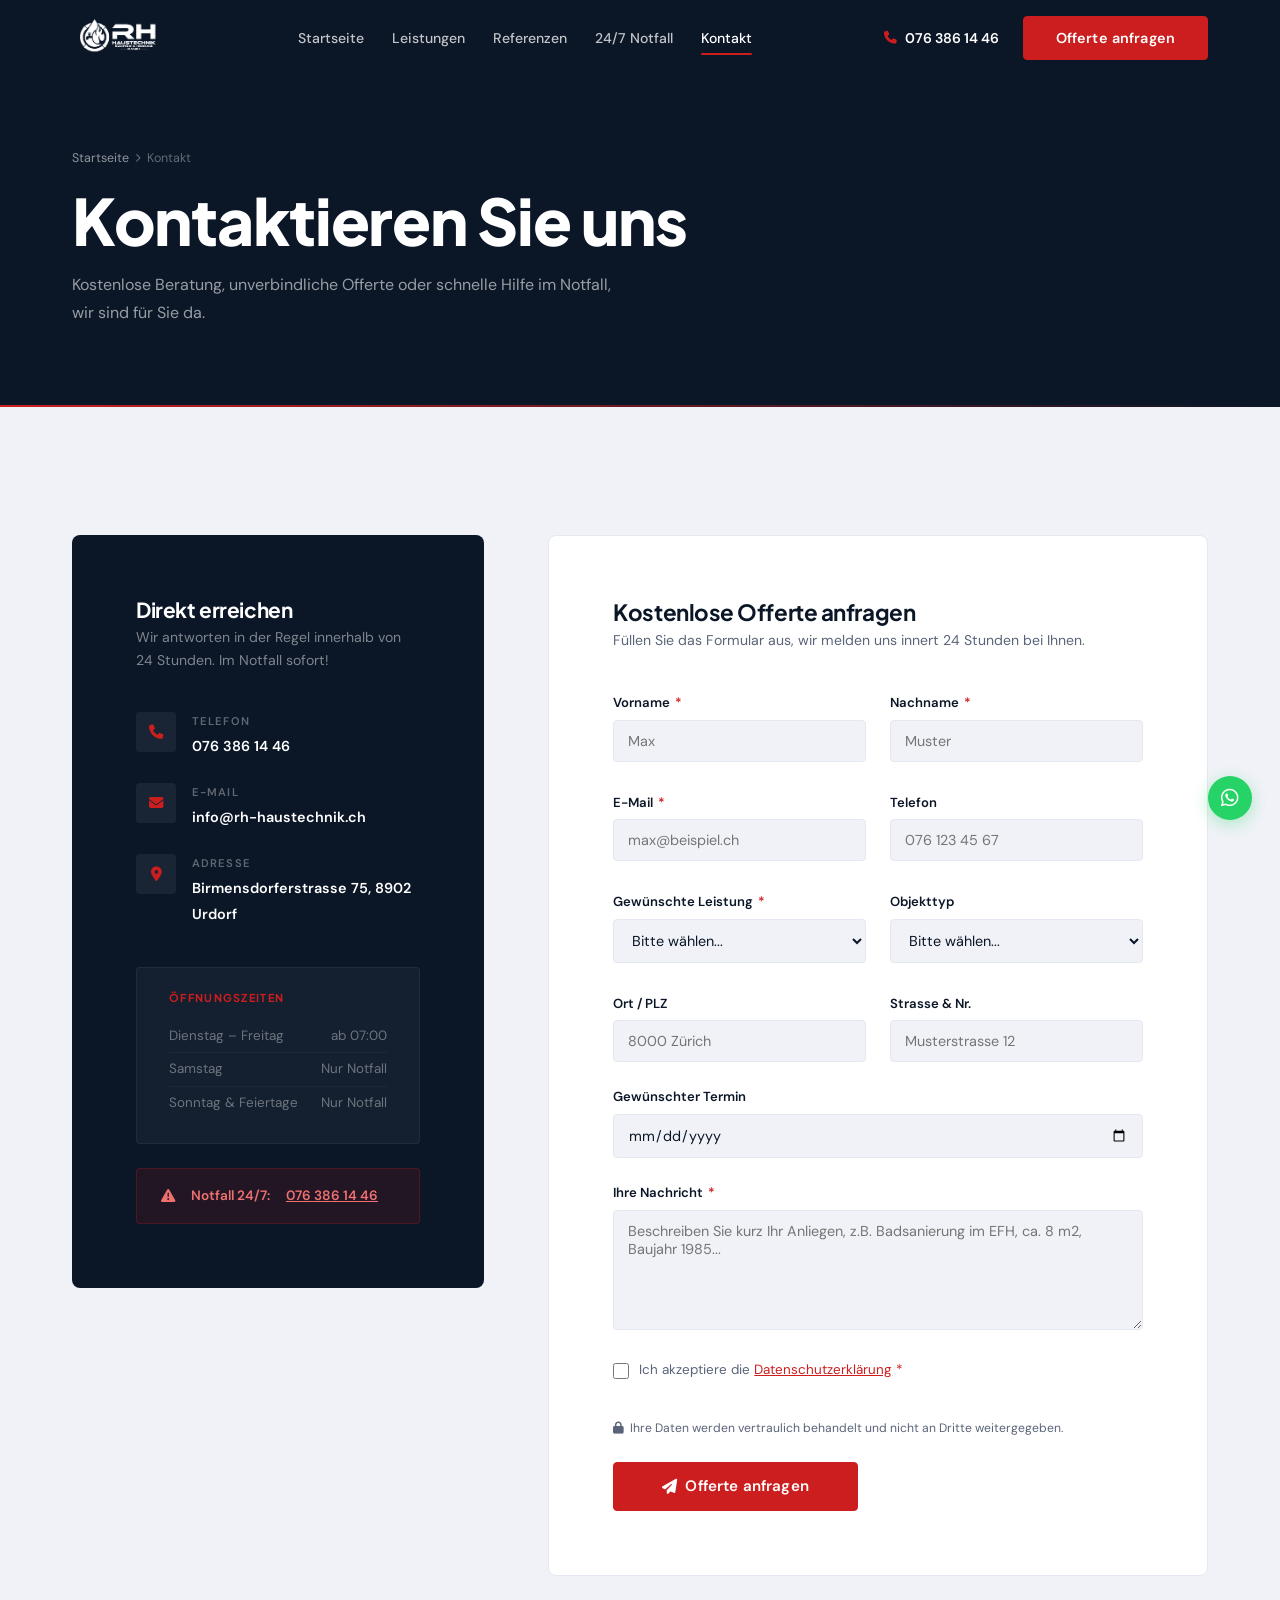
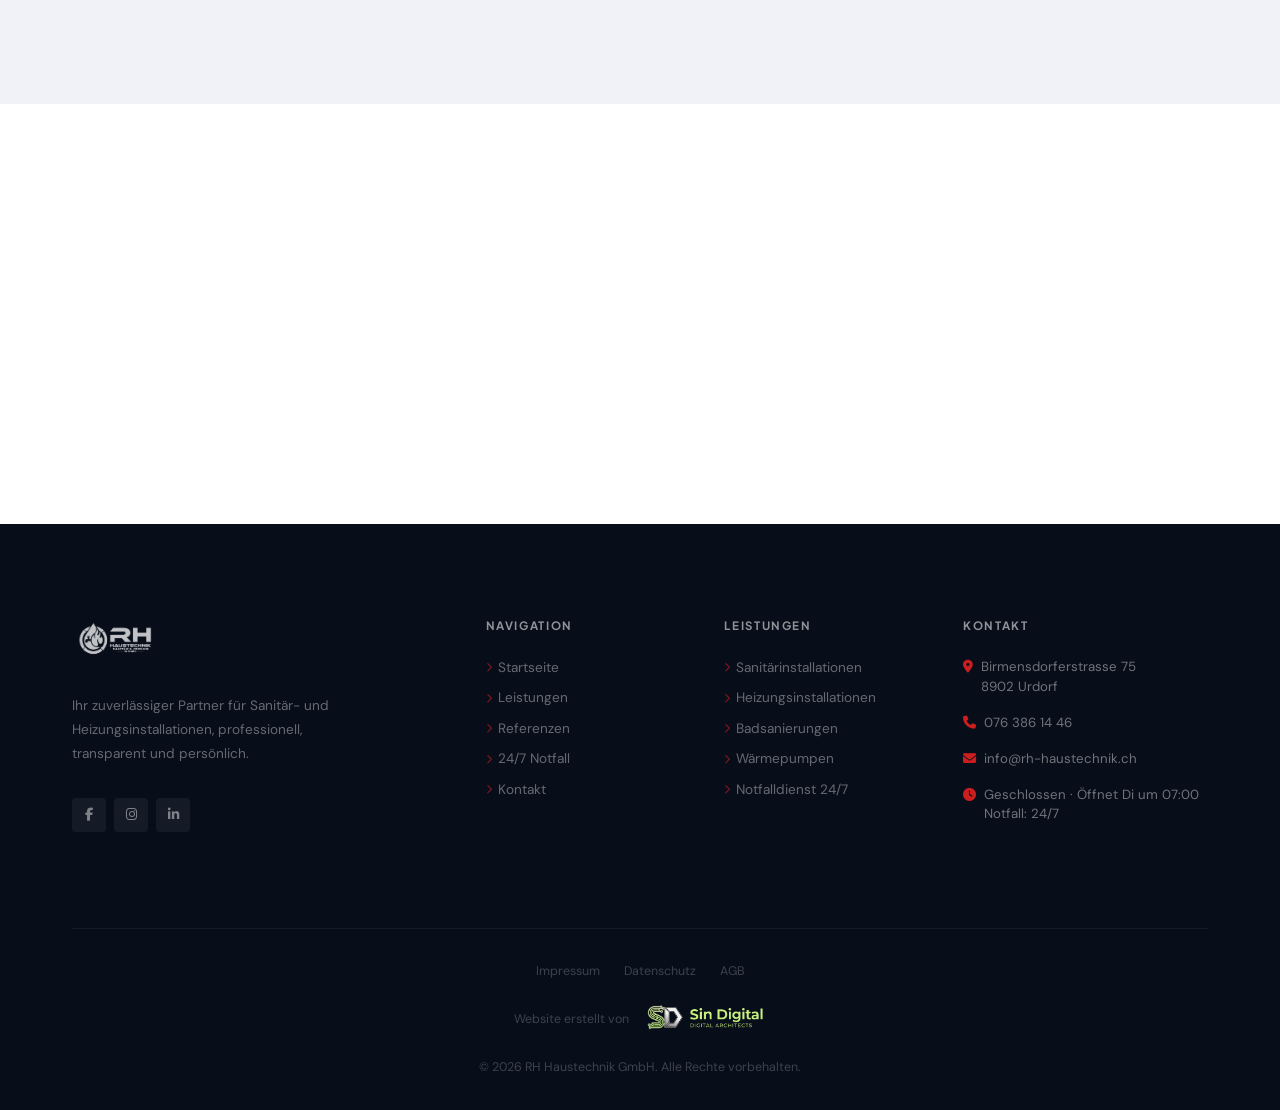
<file: kontakt.html>
<!DOCTYPE html>
<html lang="de">
<head>
  <meta charset="UTF-8" />
  <meta name="viewport" content="width=device-width, initial-scale=1.0" />
  <meta name="description" content="RH Haustechnik GmbH, Kontaktieren Sie uns für eine kostenlose Beratung oder ein unverbindliches Angebot. Tel: 076 386 14 46." />
  <title>Kontakt, RH Haustechnik GmbH</title>
  <link rel="stylesheet" href="https://cdnjs.cloudflare.com/ajax/libs/font-awesome/6.5.0/css/all.min.css" />
  <link rel="preconnect" href="https://fonts.googleapis.com" />
  <link rel="preconnect" href="https://fonts.gstatic.com" crossorigin />
  <link href="https://fonts.googleapis.com/css2?family=Plus+Jakarta+Sans:wght@500;600;700;800&family=DM+Sans:ital,opsz,wght@0,9..40,300;0,9..40,400;0,9..40,500;0,9..40,600;1,9..40,400&display=swap" rel="stylesheet" />
  <link rel="stylesheet" href="css/style.css" />
  <link rel="icon" href="img/logo.png" />
</head>
<body>

  <!-- NAVBAR -->
  <nav class="navbar scrolled" role="navigation" aria-label="Hauptnavigation">
    <div class="container">
      <div class="nav-inner">
        <a href="index.html" class="nav-logo" aria-label="RH Haustechnik Startseite">
          <img src="img/logo.png" alt="RH Haustechnik GmbH" data-nolazy / loading="lazy" />
        </a>
        <ul class="nav-links" role="list">
          <li><a href="index.html">Startseite</a></li>
          <li><a href="leistungen.html">Leistungen</a></li>
          <li><a href="referenzen.html">Referenzen</a></li>
          <li><a href="notfall.html">24/7 Notfall</a></li>
          <li><a href="kontakt.html" class="active">Kontakt</a></li>
        </ul>
        <div class="nav-right">
          <a href="tel:+41763861446" class="nav-tel" aria-label="Jetzt anrufen">
            <i class="fa-solid fa-phone" aria-hidden="true"></i>
            076 386 14 46
          </a>
          <a href="kontakt.html" class="btn btn-primary">Offerte anfragen</a>
        </div>
        <button class="hamburger" aria-label="Menü öffnen" aria-expanded="false">
          <i class="fa-solid fa-bars" aria-hidden="true"></i>
        </button>
      </div>
    </div>
  </nav>

  <!-- MOBILE MENU -->
  <div class="mobile-menu" role="dialog" aria-modal="true" aria-label="Navigation">
    <div class="mob-head">
      <img src="img/logo.png" alt="RH Haustechnik GmbH" / loading="lazy" />
      <button class="mob-close" aria-label="Menü schliessen">
        <i class="fa-solid fa-xmark" aria-hidden="true"></i>
      </button>
    </div>
    <nav class="mob-nav">
      <a href="index.html"><i class="fa-solid fa-house" aria-hidden="true"></i> Startseite</a>
      <a href="leistungen.html"><i class="fa-solid fa-screwdriver-wrench" aria-hidden="true"></i> Leistungen</a>
      <a href="referenzen.html"><i class="fa-solid fa-images" aria-hidden="true"></i> Referenzen</a>
      <a href="notfall.html"><i class="fa-solid fa-triangle-exclamation" aria-hidden="true"></i> 24/7 Notfall</a>
      <a href="kontakt.html" class="active"><i class="fa-solid fa-envelope" aria-hidden="true"></i> Kontakt</a>
    </nav>
    <div class="mob-cta">
      <a href="tel:+41763861446" class="mob-phone">
        <i class="fa-solid fa-phone" aria-hidden="true"></i>
        <div>
          <span class="mp-label">Notfall-Hotline, 24/7 verfügbar</span>
          <span class="mp-num">076 386 14 46</span>
        </div>
      </a>
      <a href="kontakt.html" class="btn btn-primary btn-lg" style="justify-content:center;">Kostenlose Offerte anfragen</a>
    </div>
  </div>

  <!-- PAGE HEADER -->
  <header class="page-header" aria-labelledby="pageTitle">
    <div class="container">
      <nav class="breadcrumb" aria-label="Breadcrumb">
        <a href="index.html">Startseite</a>
        <i class="fa-solid fa-chevron-right" aria-hidden="true"></i>
        <span aria-current="page">Kontakt</span>
      </nav>
      <h1 id="pageTitle">Kontaktieren Sie uns</h1>
      <p>Kostenlose Beratung, unverbindliche Offerte oder schnelle Hilfe im Notfall, wir sind für Sie da.</p>
    </div>
  </header>

  <!-- CONTACT -->
  <section class="section contact-section" aria-labelledby="kontaktTitle">
    <div class="container">
      <div class="contact-layout">

        <!-- Info Panel -->
        <div class="c-panel fi">
          <h3>Direkt erreichen</h3>
          <p>Wir antworten in der Regel innerhalb von 24 Stunden. Im Notfall sofort!</p>

          <div class="c-items">
            <div class="c-item">
              <div class="c-item-ico"><i class="fa-solid fa-phone" aria-hidden="true"></i></div>
              <div class="c-item-text">
                <strong>Telefon</strong>
                <a href="tel:+41763861446">076 386 14 46</a>
              </div>
            </div>
            <div class="c-item">
              <div class="c-item-ico"><i class="fa-solid fa-envelope" aria-hidden="true"></i></div>
              <div class="c-item-text">
                <strong>E-Mail</strong>
                <a href="mailto:info@rh-haustechnik.ch">info@rh-haustechnik.ch</a>
              </div>
            </div>
            <div class="c-item">
              <div class="c-item-ico"><i class="fa-solid fa-location-dot" aria-hidden="true"></i></div>
              <div class="c-item-text">
                <strong>Adresse</strong>
                <span>Birmensdorferstrasse 75, 8902 Urdorf</span>
              </div>
            </div>
          </div>

          <div class="c-hours">
            <h4>Öffnungszeiten</h4>
            <div class="hour-row">
              <span>Dienstag – Freitag</span>
              <span>ab 07:00</span>
            </div>
            <div class="hour-row">
              <span>Samstag</span>
              <span>Nur Notfall</span>
            </div>
            <div class="hour-row">
              <span>Sonntag &amp; Feiertage</span>
              <span>Nur Notfall</span>
            </div>
          </div>

          <div class="c-notfall">
            <i class="fa-solid fa-triangle-exclamation" aria-hidden="true"></i>
            Notfall 24/7: <a href="tel:+41763861446" style="color:inherit;text-decoration:underline;">076 386 14 46</a>
          </div>
        </div>

        <!-- Form -->
        <div class="c-form-box fi">
          <h3 id="kontaktTitle">Kostenlose Offerte anfragen</h3>
          <p>Füllen Sie das Formular aus, wir melden uns innert 24 Stunden bei Ihnen.</p>

          <form id="contactForm" novalidate aria-label="Kontaktformular">
            <div class="form-row">
              <div class="fg">
                <label for="vorname">Vorname <span class="req" aria-label="Pflichtfeld">*</span></label>
                <input type="text" id="vorname" name="vorname" placeholder="Max" required autocomplete="given-name" />
                <span class="field-error" id="vornameError"></span>
              </div>
              <div class="fg">
                <label for="nachname">Nachname <span class="req" aria-label="Pflichtfeld">*</span></label>
                <input type="text" id="nachname" name="nachname" placeholder="Muster" required autocomplete="family-name" />
                <span class="field-error" id="nachnameError"></span>
              </div>
            </div>

            <div class="form-row">
              <div class="fg">
                <label for="email">E-Mail <span class="req" aria-label="Pflichtfeld">*</span></label>
                <input type="email" id="email" name="email" placeholder="max@beispiel.ch" required autocomplete="email" />
                <span class="field-error" id="emailError"></span>
              </div>
              <div class="fg">
                <label for="telefon">Telefon</label>
                <input type="tel" id="telefon" name="telefon" placeholder="076 123 45 67" autocomplete="tel" />
              </div>
            </div>

            <div class="form-row">
              <div class="fg">
                <label for="leistung">Gewünschte Leistung <span class="req" aria-label="Pflichtfeld">*</span></label>
                <select id="leistung" name="leistung" required>
                  <option value="" disabled selected>Bitte wählen...</option>
                  <option value="sanitär">Sanitärinstallation</option>
                  <option value="heizung">Heizungsinstallation / -ersatz</option>
                  <option value="bad">Badsanierung</option>
                  <option value="waermepumpe">Wärmepumpe</option>
                  <option value="wartung">Wartung &amp; Service</option>
                  <option value="notfall">Notfall / Reparatur</option>
                  <option value="sonstiges">Sonstiges</option>
                </select>
                <span class="field-error" id="leistungError"></span>
              </div>
              <div class="fg">
                <label for="objekttyp">Objekttyp</label>
                <select id="objekttyp" name="objekttyp">
                  <option value="" disabled selected>Bitte wählen...</option>
                  <option value="efh">Einfamilienhaus</option>
                  <option value="mfh">Mehrfamilienhaus</option>
                  <option value="wohnung">Wohnung</option>
                  <option value="gewerbe">Gewerbe</option>
                  <option value="neubau">Neubau</option>
                </select>
              </div>
            </div>

            <div class="form-row">
              <div class="fg">
                <label for="ort">Ort / PLZ</label>
                <input type="text" id="ort" name="ort" placeholder="8000 Zürich" />
              </div>
              <div class="fg">
                <label for="adresse">Strasse &amp; Nr.</label>
                <input type="text" id="adresse" name="adresse" placeholder="Musterstrasse 12" autocomplete="street-address" />
              </div>
            </div>

            <div class="fg">
              <label for="terminwunsch">Gewünschter Termin</label>
              <input type="date" id="terminwunsch" name="terminwunsch" min="" />
            </div>

            <div class="fg">
              <label for="nachricht">Ihre Nachricht <span class="req" aria-label="Pflichtfeld">*</span></label>
              <textarea id="nachricht" name="nachricht" rows="5" required placeholder="Beschreiben Sie kurz Ihr Anliegen, z.B. Badsanierung im EFH, ca. 8 m2, Baujahr 1985..."></textarea>
              <span class="field-error" id="nachrichtError"></span>
            </div>

            <div class="fg" style="margin-bottom:var(--s4);">
              <div style="display:flex;align-items:flex-start;gap:10px;">
                <input type="checkbox" id="datenschutz" name="datenschutz" required style="margin-top:3px;flex-shrink:0;width:16px;height:16px;accent-color:var(--red);cursor:pointer;" />
                <label for="datenschutz" style="font-size:0.84rem;font-weight:400;color:var(--muted);cursor:pointer;line-height:1.5;">
                  Ich akzeptiere die <a href="#" style="color:var(--red);text-decoration:underline;">Datenschutzerklärung</a> <span style="color:var(--red);">*</span>
                </label>
              </div>
              <span class="field-error" id="datenschutzError" style="margin-left:26px;"></span>
            </div>

            <div class="form-foot">
              <div class="form-note">
                <i class="fa-solid fa-lock" aria-hidden="true"></i>
                Ihre Daten werden vertraulich behandelt und nicht an Dritte weitergegeben.
              </div>
              <button type="submit" class="btn btn-primary btn-lg" id="submitBtn">
                <i class="fa-solid fa-paper-plane" aria-hidden="true"></i>
                Offerte anfragen
              </button>
            </div>

            <div id="formSuccess" class="form-success">
              <i class="fa-solid fa-circle-check"></i>
              <div>
                <strong>Vielen Dank für Ihre Anfrage!</strong>
                <p>Wir haben Ihre Nachricht erhalten und melden uns innerhalb von 24 Stunden bei Ihnen.</p>
              </div>
            </div>
          </form>
        </div>

      </div>
    </div>
  </section>


  <!-- MAP -->
  <section class="map-section" aria-label="Standort">
    <iframe
      src="https://maps.google.com/maps?q=Birmensdorferstrasse+75,+8902+Urdorf,+Schweiz&output=embed&z=15"
      title="Standort RH Haustechnik GmbH" allowfullscreen loading="lazy">
    </iframe>
  </section>

  <!-- FOOTER -->
  <footer class="footer" role="contentinfo">
    <div class="container">
      <div class="footer-grid">
        <div class="footer-brand">
          <img src="img/logo.png" alt="RH Haustechnik GmbH" / loading="lazy" />
          <p>Ihr zuverlässiger Partner für Sanitär- und Heizungsinstallationen, professionell, transparent und persönlich.</p>
          <div class="footer-socials" aria-label="Social Media">
            <a href="#" class="f-social" aria-label="Facebook"><i class="fa-brands fa-facebook-f"></i></a>
            <a href="#" class="f-social" aria-label="Instagram"><i class="fa-brands fa-instagram"></i></a>
            <a href="#" class="f-social" aria-label="LinkedIn"><i class="fa-brands fa-linkedin-in"></i></a>
          </div>
        </div>
        <nav class="footer-col" aria-label="Navigation">
          <h4>Navigation</h4>
          <ul class="footer-nav-list">
            <li><a href="index.html"><i class="fa-solid fa-chevron-right" aria-hidden="true"></i> Startseite</a></li>
            <li><a href="leistungen.html"><i class="fa-solid fa-chevron-right" aria-hidden="true"></i> Leistungen</a></li>
            <li><a href="referenzen.html"><i class="fa-solid fa-chevron-right" aria-hidden="true"></i> Referenzen</a></li>
            <li><a href="notfall.html"><i class="fa-solid fa-chevron-right" aria-hidden="true"></i> 24/7 Notfall</a></li>
            <li><a href="kontakt.html"><i class="fa-solid fa-chevron-right" aria-hidden="true"></i> Kontakt</a></li>
          </ul>
        </nav>
        <nav class="footer-col" aria-label="Leistungen">
          <h4>Leistungen</h4>
          <ul class="footer-nav-list">
            <li><a href="leistungen.html"><i class="fa-solid fa-chevron-right" aria-hidden="true"></i> Sanitärinstallationen</a></li>
            <li><a href="leistungen.html"><i class="fa-solid fa-chevron-right" aria-hidden="true"></i> Heizungsinstallationen</a></li>
            <li><a href="leistungen.html"><i class="fa-solid fa-chevron-right" aria-hidden="true"></i> Badsanierungen</a></li>
            <li><a href="leistungen.html"><i class="fa-solid fa-chevron-right" aria-hidden="true"></i> Wärmepumpen</a></li>
            <li><a href="notfall.html"><i class="fa-solid fa-chevron-right" aria-hidden="true"></i> Notfalldienst 24/7</a></li>
          </ul>
        </nav>
        <div class="footer-col">
          <h4>Kontakt</h4>
          <div class="footer-contact-list">
            <div class="fc-row">
              <i class="fa-solid fa-location-dot" aria-hidden="true"></i>
              <span>Birmensdorferstrasse 75<br>8902 Urdorf</span>
            </div>
            <div class="fc-row">
              <i class="fa-solid fa-phone" aria-hidden="true"></i>
              <a href="tel:+41763861446">076 386 14 46</a>
            </div>
            <div class="fc-row">
              <i class="fa-solid fa-envelope" aria-hidden="true"></i>
              <a href="mailto:info@rh-haustechnik.ch">info@rh-haustechnik.ch</a>
            </div>
            <div class="fc-row">
              <i class="fa-solid fa-clock" aria-hidden="true"></i>
              <span>Geschlossen · Öffnet Di um 07:00<br>Notfall: 24/7</span>
            </div>
          </div>
        </div>
      </div>
      <div class="footer-bottom">
        <div class="footer-legal">
          <a href="#">Impressum</a>
          <a href="#">Datenschutz</a>
          <a href="#">AGB</a>
        </div>
        <div class="footer-credits">
          <span>Website erstellt von</span>
          <a href="https://www.sin-digital.com/" target="_blank" rel="noopener" class="credits-logo" aria-label="sIn Digital - Digital Architects">
            <img src="img/Logo_Sin-Digital.png" alt="sIn Digital - Digital Architects" loading="lazy" />
          </a>
        </div>
        <p>© <span id="copyright-year">2025</span> RH Haustechnik GmbH. Alle Rechte vorbehalten.</p>
      </div>
    </div>
  </footer>

  <a href="https://wa.me/41763861446" class="whatsapp-btn" target="_blank" rel="noopener" aria-label="WhatsApp schreiben">
    <i class="fa-brands fa-whatsapp" aria-hidden="true"></i>
  </a>

  <button class="scroll-top-btn" aria-label="Nach oben scrollen" title="Nach oben">
    <i class="fa-solid fa-arrow-up" aria-hidden="true"></i>
  </button>

  <script src="js/main.js"></script>
  <script>
    const dateInput = document.getElementById('terminwunsch');
    if (dateInput) {
      dateInput.setAttribute('min', new Date().toISOString().split('T')[0]);
    }
    const form = document.getElementById('contactForm');
    if (form) {
      form.querySelectorAll('input, select, textarea').forEach(field => {
        field.addEventListener('input', () => {
          field.classList.remove('error');
          const errorEl = document.getElementById(field.id + 'Error');
          if (errorEl) errorEl.textContent = '';
        });
      });
      form.addEventListener('submit', function(e) {
        e.preventDefault();
        let valid = true;
        const required = [
          { id: 'vorname',   msg: 'Bitte Vorname eingeben.' },
          { id: 'nachname',  msg: 'Bitte Nachname eingeben.' },
          { id: 'email',     msg: 'Bitte gültige E-Mail eingeben.' },
          { id: 'leistung',  msg: 'Bitte Leistung wählen.' },
          { id: 'nachricht', msg: 'Bitte Nachricht eingeben.' },
          { id: 'datenschutz', msg: 'Bitte Datenschutz akzeptieren.', type: 'checkbox' },
        ];
        required.forEach(({ id, msg, type }) => {
          const el = document.getElementById(id);
          const errEl = document.getElementById(id + 'Error');
          const fail = type === 'checkbox' ? !el.checked : !el.value.trim();
          if (fail) {
            el.classList.add('error');
            if (errEl) errEl.textContent = msg;
            valid = false;
          }
        });
        if (valid) {
          const successEl = document.getElementById('formSuccess');
          if (successEl) successEl.style.display = 'flex';
          form.reset();
        }
      });
    }
  </script>
</body>
</html>
</file>
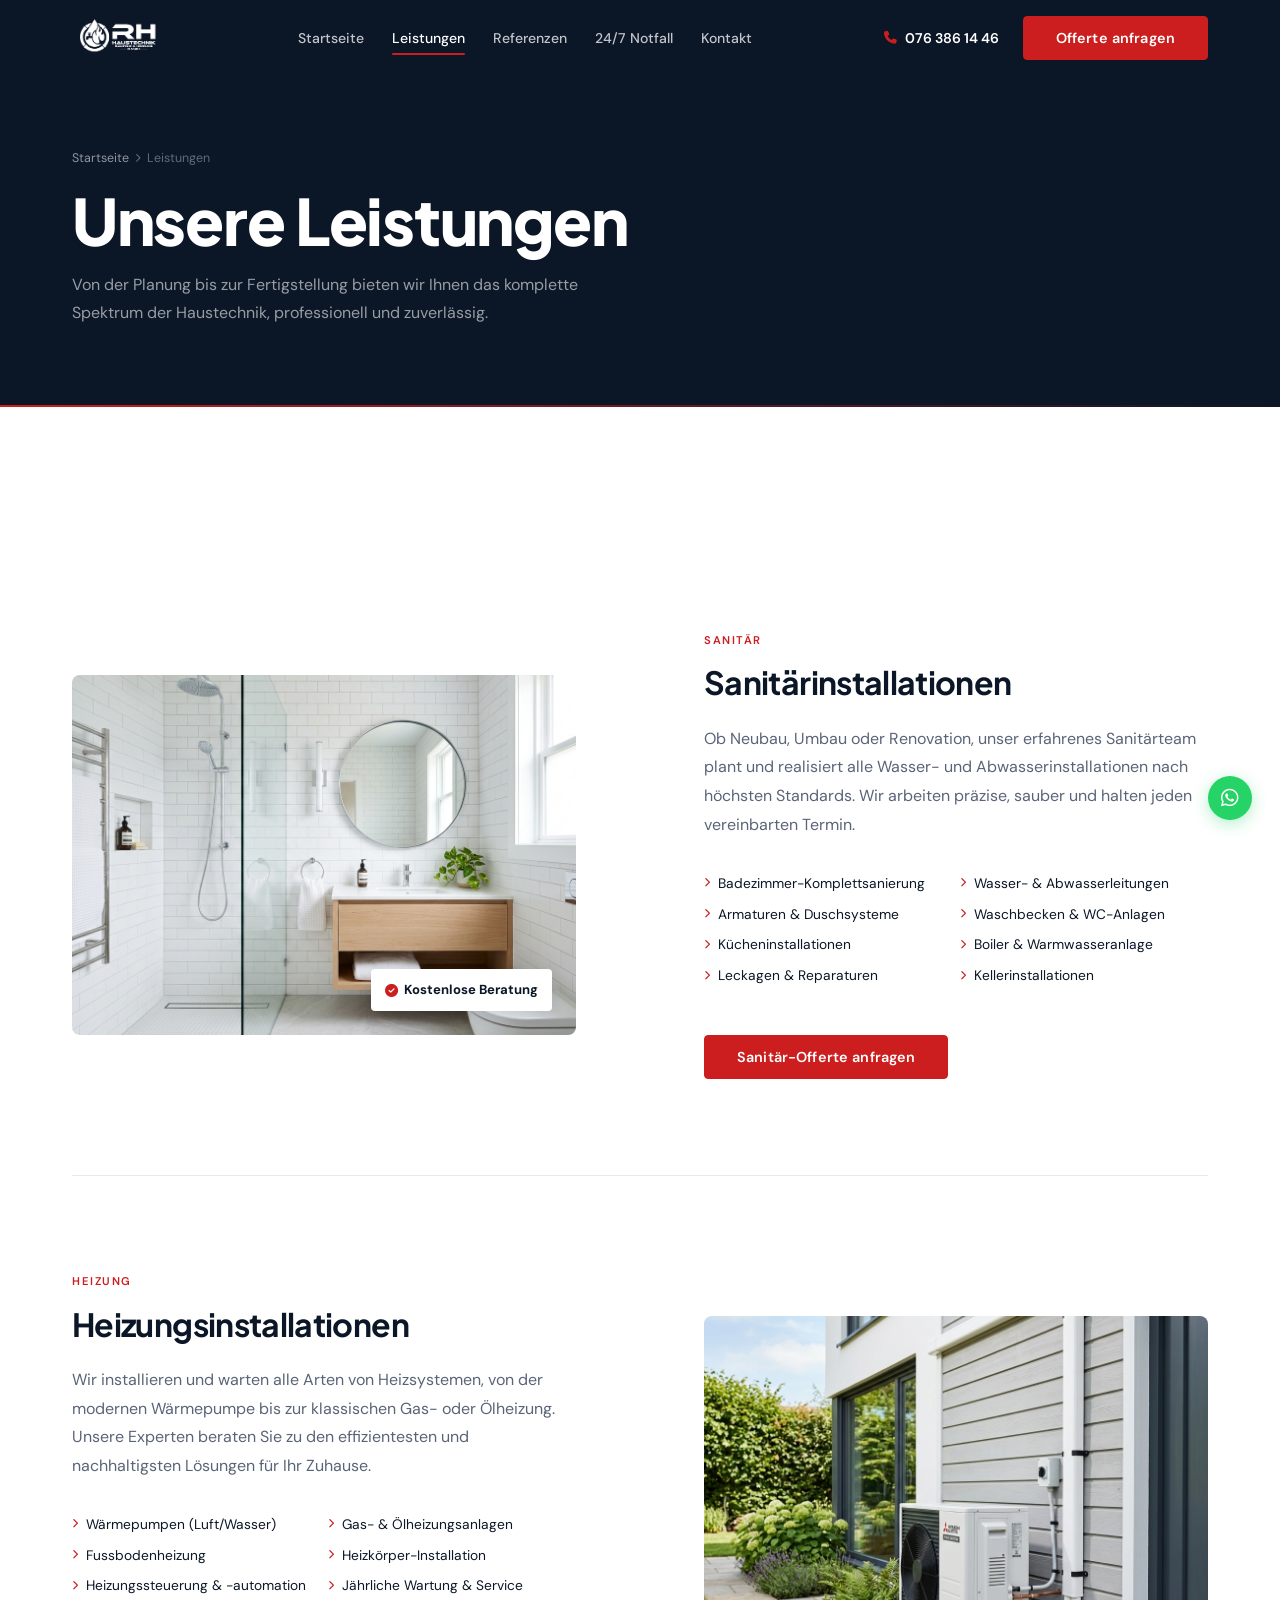
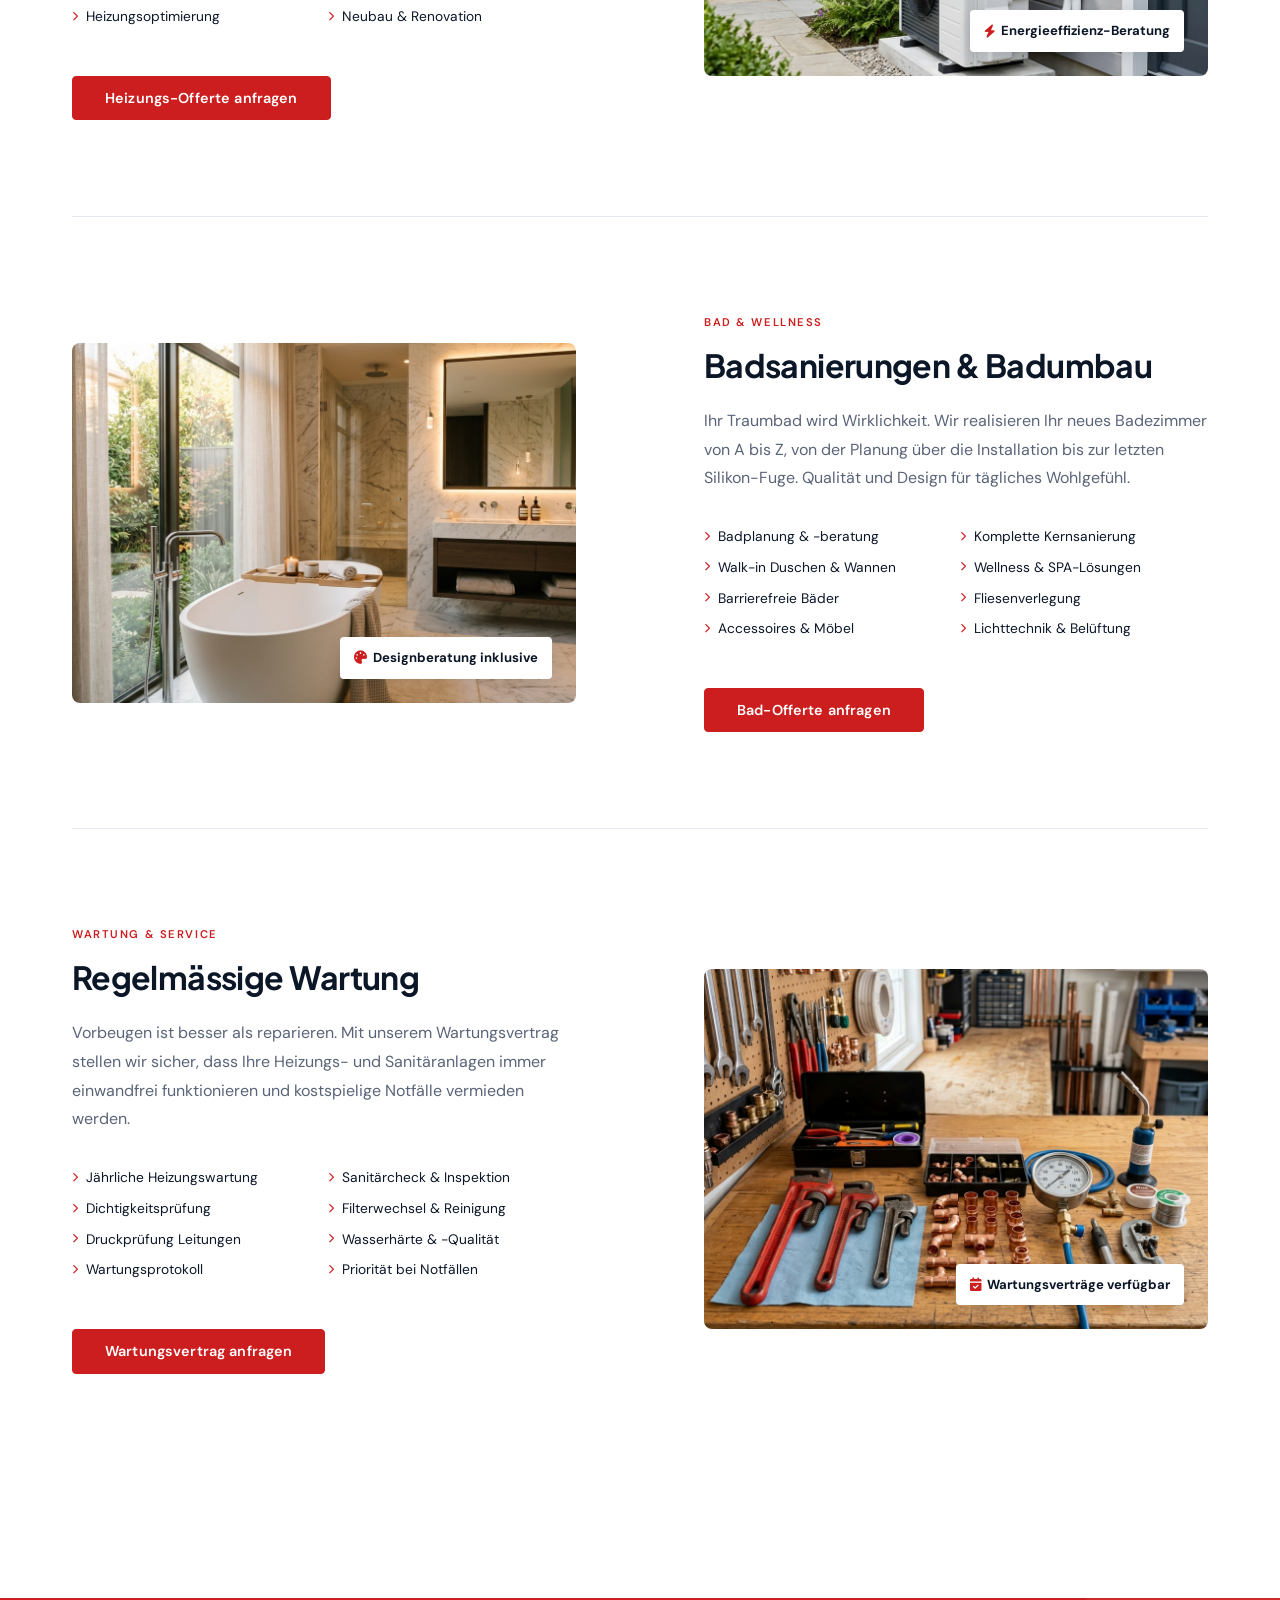
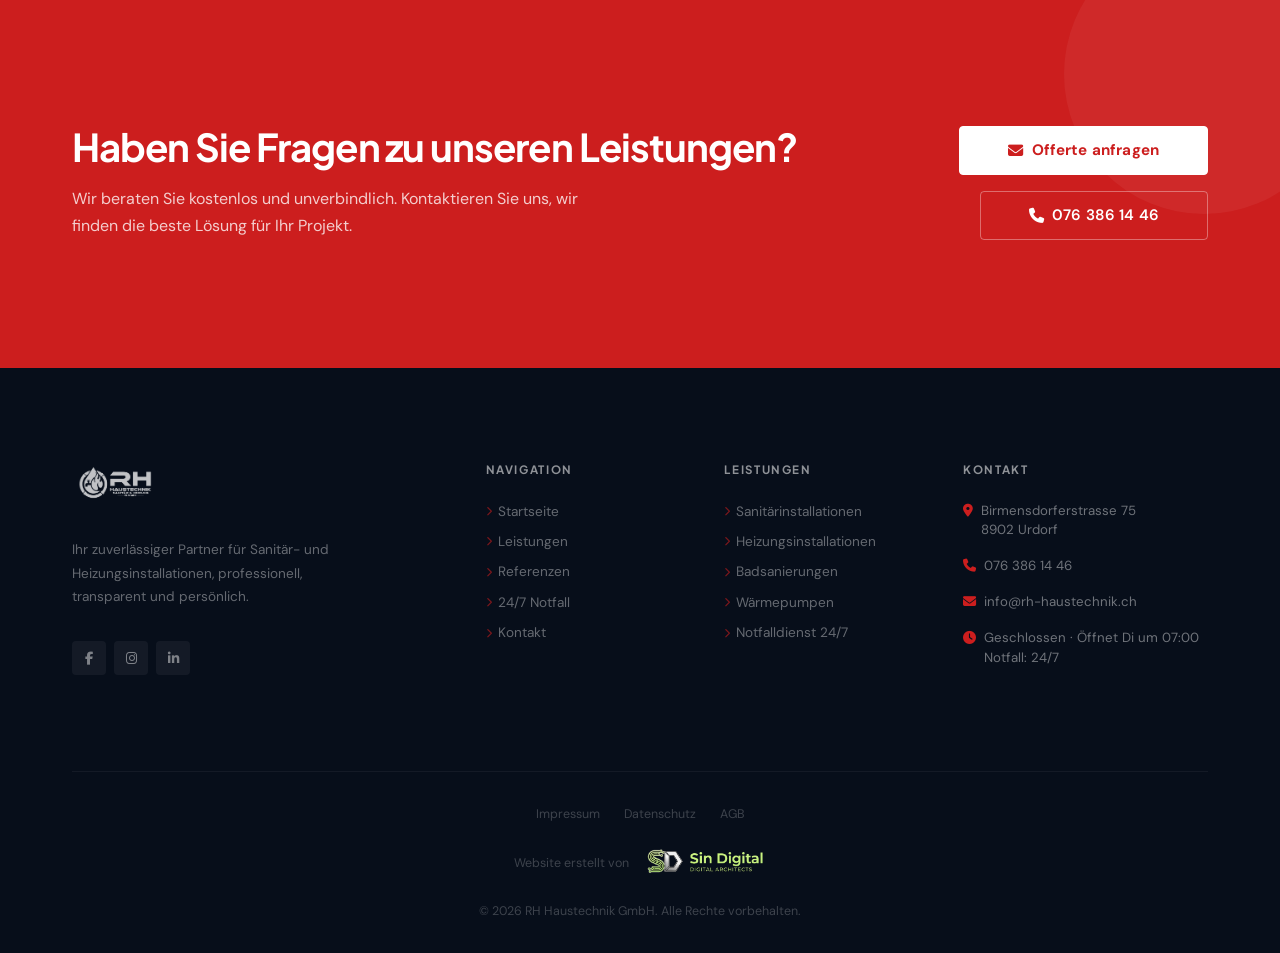
<file: leistungen.html>
<!DOCTYPE html>
<html lang="de">
<head>
  <meta charset="UTF-8" />
  <meta name="viewport" content="width=device-width, initial-scale=1.0" />
  <meta name="description" content="RH Haustechnik GmbH, Unsere Leistungen: Sanitärinstallationen, Heizungsanlagen, Wärmepumpen, Badumbau, Notfalldienst und mehr." />
  <title>Leistungen, RH Haustechnik GmbH</title>
  <link rel="stylesheet" href="https://cdnjs.cloudflare.com/ajax/libs/font-awesome/6.5.0/css/all.min.css" />
  <link rel="preconnect" href="https://fonts.googleapis.com" />
  <link rel="preconnect" href="https://fonts.gstatic.com" crossorigin />
  <link href="https://fonts.googleapis.com/css2?family=Plus+Jakarta+Sans:wght@500;600;700;800&family=DM+Sans:ital,opsz,wght@0,9..40,300;0,9..40,400;0,9..40,500;0,9..40,600;1,9..40,400&display=swap" rel="stylesheet" />
  <link rel="stylesheet" href="css/style.css" />
  <link rel="icon" href="img/logo.png" />
</head>
<body>

  <!-- NAVBAR -->
  <nav class="navbar scrolled" role="navigation" aria-label="Hauptnavigation">
    <div class="container">
      <div class="nav-inner">
        <a href="index.html" class="nav-logo" aria-label="RH Haustechnik Startseite">
          <img src="img/logo.png" alt="RH Haustechnik GmbH" data-nolazy / loading="lazy" />
        </a>
        <ul class="nav-links" role="list">
          <li><a href="index.html">Startseite</a></li>
          <li><a href="leistungen.html" class="active">Leistungen</a></li>
          <li><a href="referenzen.html">Referenzen</a></li>
          <li><a href="notfall.html">24/7 Notfall</a></li>
          <li><a href="kontakt.html">Kontakt</a></li>
        </ul>
        <div class="nav-right">
          <a href="tel:+41763861446" class="nav-tel" aria-label="Jetzt anrufen">
            <i class="fa-solid fa-phone" aria-hidden="true"></i>
            076 386 14 46
          </a>
          <a href="kontakt.html" class="btn btn-primary">Offerte anfragen</a>
        </div>
        <button class="hamburger" aria-label="Menü öffnen" aria-expanded="false">
          <i class="fa-solid fa-bars" aria-hidden="true"></i>
        </button>
      </div>
    </div>
  </nav>

  <!-- MOBILE MENU -->
  <div class="mobile-menu" role="dialog" aria-modal="true" aria-label="Navigation">
    <div class="mob-head">
      <img src="img/logo.png" alt="RH Haustechnik GmbH" / loading="lazy" />
      <button class="mob-close" aria-label="Menü schliessen">
        <i class="fa-solid fa-xmark" aria-hidden="true"></i>
      </button>
    </div>
    <nav class="mob-nav">
      <a href="index.html"><i class="fa-solid fa-house" aria-hidden="true"></i> Startseite</a>
      <a href="leistungen.html" class="active"><i class="fa-solid fa-screwdriver-wrench" aria-hidden="true"></i> Leistungen</a>
      <a href="referenzen.html"><i class="fa-solid fa-images" aria-hidden="true"></i> Referenzen</a>
      <a href="notfall.html"><i class="fa-solid fa-triangle-exclamation" aria-hidden="true"></i> 24/7 Notfall</a>
      <a href="kontakt.html"><i class="fa-solid fa-envelope" aria-hidden="true"></i> Kontakt</a>
    </nav>
    <div class="mob-cta">
      <a href="tel:+41763861446" class="mob-phone">
        <i class="fa-solid fa-phone" aria-hidden="true"></i>
        <div>
          <span class="mp-label">Notfall-Hotline, 24/7 verfügbar</span>
          <span class="mp-num">076 386 14 46</span>
        </div>
      </a>
      <a href="kontakt.html" class="btn btn-primary btn-lg" style="justify-content:center;">Kostenlose Offerte anfragen</a>
    </div>
  </div>

  <!-- PAGE HEADER -->
  <header class="page-header" aria-labelledby="pageTitle">
    <div class="container">
      <nav class="breadcrumb" aria-label="Breadcrumb">
        <a href="index.html">Startseite</a>
        <i class="fa-solid fa-chevron-right" aria-hidden="true"></i>
        <span aria-current="page">Leistungen</span>
      </nav>
      <h1 id="pageTitle">Unsere Leistungen</h1>
      <p>Von der Planung bis zur Fertigstellung bieten wir Ihnen das komplette Spektrum der Haustechnik, professionell und zuverlässig.</p>
    </div>
  </header>

  <!-- LEISTUNGEN DETAIL -->
  <section class="section" aria-label="Detaillierte Leistungen">
    <div class="container">

      <!-- Sanitär -->
      <div class="leistung-block fi">
        <div class="l-visual">
          <div class="l-img li-ink">
            <img src="img/sanitaer.jpg" alt="Moderne Sanitärinstallation mit Walk-in-Dusche" style="width:100%;height:100%;object-fit:cover;" / loading="lazy" />
          </div>
          <div class="l-badge">
            <i class="fa-solid fa-circle-check" aria-hidden="true"></i>
            Kostenlose Beratung
          </div>
        </div>
        <div class="l-content">
          <span class="label">Sanitär</span>
          <h2>Sanitärinstallationen</h2>
          <p>Ob Neubau, Umbau oder Renovation, unser erfahrenes Sanitärteam plant und realisiert alle Wasser- und Abwasserinstallationen nach höchsten Standards. Wir arbeiten präzise, sauber und halten jeden vereinbarten Termin.</p>
          <ul class="l-list" aria-label="Leistungen Sanitär">
            <li><i class="fa-solid fa-chevron-right" aria-hidden="true"></i> Badezimmer-Komplettsanierung</li>
            <li><i class="fa-solid fa-chevron-right" aria-hidden="true"></i> Wasser- &amp; Abwasserleitungen</li>
            <li><i class="fa-solid fa-chevron-right" aria-hidden="true"></i> Armaturen &amp; Duschsysteme</li>
            <li><i class="fa-solid fa-chevron-right" aria-hidden="true"></i> Waschbecken &amp; WC-Anlagen</li>
            <li><i class="fa-solid fa-chevron-right" aria-hidden="true"></i> Kücheninstallationen</li>
            <li><i class="fa-solid fa-chevron-right" aria-hidden="true"></i> Boiler &amp; Warmwasseranlage</li>
            <li><i class="fa-solid fa-chevron-right" aria-hidden="true"></i> Leckagen &amp; Reparaturen</li>
            <li><i class="fa-solid fa-chevron-right" aria-hidden="true"></i> Kellerinstallationen</li>
          </ul>
          <a href="kontakt.html" class="btn btn-primary">Sanitär-Offerte anfragen</a>
        </div>
      </div>

      <!-- Heizung -->
      <div class="leistung-block flip fi">
        <div class="l-visual">
          <div class="l-img li-red">
            <img src="img/heizung.jpg" alt="Moderne Wärmepumpe Installation" style="width:100%;height:100%;object-fit:cover;" / loading="lazy" />
          </div>
          <div class="l-badge">
            <i class="fa-solid fa-bolt" aria-hidden="true"></i>
            Energieeffizienz-Beratung
          </div>
        </div>
        <div class="l-content">
          <span class="label">Heizung</span>
          <h2>Heizungsinstallationen</h2>
          <p>Wir installieren und warten alle Arten von Heizsystemen, von der modernen Wärmepumpe bis zur klassischen Gas- oder Ölheizung. Unsere Experten beraten Sie zu den effizientesten und nachhaltigsten Lösungen für Ihr Zuhause.</p>
          <ul class="l-list" aria-label="Leistungen Heizung">
            <li><i class="fa-solid fa-chevron-right" aria-hidden="true"></i> Wärmepumpen (Luft/Wasser)</li>
            <li><i class="fa-solid fa-chevron-right" aria-hidden="true"></i> Gas- &amp; Ölheizungsanlagen</li>
            <li><i class="fa-solid fa-chevron-right" aria-hidden="true"></i> Fussbodenheizung</li>
            <li><i class="fa-solid fa-chevron-right" aria-hidden="true"></i> Heizkörper-Installation</li>
            <li><i class="fa-solid fa-chevron-right" aria-hidden="true"></i> Heizungssteuerung &amp; -automation</li>
            <li><i class="fa-solid fa-chevron-right" aria-hidden="true"></i> Jährliche Wartung &amp; Service</li>
            <li><i class="fa-solid fa-chevron-right" aria-hidden="true"></i> Heizungsoptimierung</li>
            <li><i class="fa-solid fa-chevron-right" aria-hidden="true"></i> Neubau &amp; Renovation</li>
          </ul>
          <a href="kontakt.html" class="btn btn-primary">Heizungs-Offerte anfragen</a>
        </div>
      </div>

      <!-- Bad -->
      <div class="leistung-block fi">
        <div class="l-visual">
          <div class="l-img li-teal">
            <img src="img/bad.jpg" alt="Luxuriöse Badsanierung mit freistehender Badewanne" style="width:100%;height:100%;object-fit:cover;" / loading="lazy" />
          </div>
          <div class="l-badge">
            <i class="fa-solid fa-palette" aria-hidden="true"></i>
            Designberatung inklusive
          </div>
        </div>
        <div class="l-content">
          <span class="label">Bad &amp; Wellness</span>
          <h2>Badsanierungen &amp; Badumbau</h2>
          <p>Ihr Traumbad wird Wirklichkeit. Wir realisieren Ihr neues Badezimmer von A bis Z, von der Planung über die Installation bis zur letzten Silikon-Fuge. Qualität und Design für tägliches Wohlgefühl.</p>
          <ul class="l-list" aria-label="Leistungen Bad">
            <li><i class="fa-solid fa-chevron-right" aria-hidden="true"></i> Badplanung &amp; -beratung</li>
            <li><i class="fa-solid fa-chevron-right" aria-hidden="true"></i> Komplette Kernsanierung</li>
            <li><i class="fa-solid fa-chevron-right" aria-hidden="true"></i> Walk-in Duschen &amp; Wannen</li>
            <li><i class="fa-solid fa-chevron-right" aria-hidden="true"></i> Wellness &amp; SPA-Lösungen</li>
            <li><i class="fa-solid fa-chevron-right" aria-hidden="true"></i> Barrierefreie Bäder</li>
            <li><i class="fa-solid fa-chevron-right" aria-hidden="true"></i> Fliesenverlegung</li>
            <li><i class="fa-solid fa-chevron-right" aria-hidden="true"></i> Accessoires &amp; Möbel</li>
            <li><i class="fa-solid fa-chevron-right" aria-hidden="true"></i> Lichttechnik &amp; Belüftung</li>
          </ul>
          <a href="kontakt.html" class="btn btn-primary">Bad-Offerte anfragen</a>
        </div>
      </div>

      <!-- Wartung -->
      <div class="leistung-block flip fi">
        <div class="l-visual">
          <div class="l-img li-green">
            <img src="img/wartung.jpg" alt="Professionelle Wartungswerkzeuge" style="width:100%;height:100%;object-fit:cover;" / loading="lazy" />
          </div>
          <div class="l-badge">
            <i class="fa-solid fa-calendar-check" aria-hidden="true"></i>
            Wartungsverträge verfügbar
          </div>
        </div>
        <div class="l-content">
          <span class="label">Wartung &amp; Service</span>
          <h2>Regelmässige Wartung</h2>
          <p>Vorbeugen ist besser als reparieren. Mit unserem Wartungsvertrag stellen wir sicher, dass Ihre Heizungs- und Sanitäranlagen immer einwandfrei funktionieren und kostspielige Notfälle vermieden werden.</p>
          <ul class="l-list" aria-label="Leistungen Wartung">
            <li><i class="fa-solid fa-chevron-right" aria-hidden="true"></i> Jährliche Heizungswartung</li>
            <li><i class="fa-solid fa-chevron-right" aria-hidden="true"></i> Sanitärcheck &amp; Inspektion</li>
            <li><i class="fa-solid fa-chevron-right" aria-hidden="true"></i> Dichtigkeitsprüfung</li>
            <li><i class="fa-solid fa-chevron-right" aria-hidden="true"></i> Filterwechsel &amp; Reinigung</li>
            <li><i class="fa-solid fa-chevron-right" aria-hidden="true"></i> Druckprüfung Leitungen</li>
            <li><i class="fa-solid fa-chevron-right" aria-hidden="true"></i> Wasserhärte &amp; -Qualität</li>
            <li><i class="fa-solid fa-chevron-right" aria-hidden="true"></i> Wartungsprotokoll</li>
            <li><i class="fa-solid fa-chevron-right" aria-hidden="true"></i> Priorität bei Notfällen</li>
          </ul>
          <a href="kontakt.html" class="btn btn-primary">Wartungsvertrag anfragen</a>
        </div>
      </div>

    </div>
  </section>

  <!-- CTA -->
  <section class="cta-section" aria-labelledby="ctaTitle">
    <div class="container">
      <div class="cta-inner">
        <div class="cta-text">
          <h2 id="ctaTitle">Haben Sie Fragen zu unseren Leistungen?</h2>
          <p>Wir beraten Sie kostenlos und unverbindlich. Kontaktieren Sie uns, wir finden die beste Lösung für Ihr Projekt.</p>
        </div>
        <div class="cta-btns">
          <a href="kontakt.html" class="btn btn-white btn-lg">
            <i class="fa-solid fa-envelope" aria-hidden="true"></i>
            Offerte anfragen
          </a>
          <a href="tel:+41763861446" class="btn btn-ghost btn-lg">
            <i class="fa-solid fa-phone" aria-hidden="true"></i>
            076 386 14 46
          </a>
        </div>
      </div>
    </div>
  </section>

  <!-- FOOTER -->
  <footer class="footer" role="contentinfo">
    <div class="container">
      <div class="footer-grid">
        <div class="footer-brand">
          <img src="img/logo.png" alt="RH Haustechnik GmbH" / loading="lazy" />
          <p>Ihr zuverlässiger Partner für Sanitär- und Heizungsinstallationen, professionell, transparent und persönlich.</p>
          <div class="footer-socials" aria-label="Social Media">
            <a href="#" class="f-social" aria-label="Facebook"><i class="fa-brands fa-facebook-f"></i></a>
            <a href="#" class="f-social" aria-label="Instagram"><i class="fa-brands fa-instagram"></i></a>
            <a href="#" class="f-social" aria-label="LinkedIn"><i class="fa-brands fa-linkedin-in"></i></a>
          </div>
        </div>
        <nav class="footer-col" aria-label="Navigation">
          <h4>Navigation</h4>
          <ul class="footer-nav-list">
            <li><a href="index.html"><i class="fa-solid fa-chevron-right" aria-hidden="true"></i> Startseite</a></li>
            <li><a href="leistungen.html"><i class="fa-solid fa-chevron-right" aria-hidden="true"></i> Leistungen</a></li>
            <li><a href="referenzen.html"><i class="fa-solid fa-chevron-right" aria-hidden="true"></i> Referenzen</a></li>
            <li><a href="notfall.html"><i class="fa-solid fa-chevron-right" aria-hidden="true"></i> 24/7 Notfall</a></li>
            <li><a href="kontakt.html"><i class="fa-solid fa-chevron-right" aria-hidden="true"></i> Kontakt</a></li>
          </ul>
        </nav>
        <nav class="footer-col" aria-label="Leistungen">
          <h4>Leistungen</h4>
          <ul class="footer-nav-list">
            <li><a href="leistungen.html"><i class="fa-solid fa-chevron-right" aria-hidden="true"></i> Sanitärinstallationen</a></li>
            <li><a href="leistungen.html"><i class="fa-solid fa-chevron-right" aria-hidden="true"></i> Heizungsinstallationen</a></li>
            <li><a href="leistungen.html"><i class="fa-solid fa-chevron-right" aria-hidden="true"></i> Badsanierungen</a></li>
            <li><a href="leistungen.html"><i class="fa-solid fa-chevron-right" aria-hidden="true"></i> Wärmepumpen</a></li>
            <li><a href="notfall.html"><i class="fa-solid fa-chevron-right" aria-hidden="true"></i> Notfalldienst 24/7</a></li>
          </ul>
        </nav>
        <div class="footer-col">
          <h4>Kontakt</h4>
          <div class="footer-contact-list">
            <div class="fc-row">
              <i class="fa-solid fa-location-dot" aria-hidden="true"></i>
              <span>Birmensdorferstrasse 75<br>8902 Urdorf</span>
            </div>
            <div class="fc-row">
              <i class="fa-solid fa-phone" aria-hidden="true"></i>
              <a href="tel:+41763861446">076 386 14 46</a>
            </div>
            <div class="fc-row">
              <i class="fa-solid fa-envelope" aria-hidden="true"></i>
              <a href="mailto:info@rh-haustechnik.ch">info@rh-haustechnik.ch</a>
            </div>
            <div class="fc-row">
              <i class="fa-solid fa-clock" aria-hidden="true"></i>
              <span>Geschlossen · Öffnet Di um 07:00<br>Notfall: 24/7</span>
            </div>
          </div>
        </div>
      </div>
      <div class="footer-bottom">
        <div class="footer-legal">
          <a href="#">Impressum</a>
          <a href="#">Datenschutz</a>
          <a href="#">AGB</a>
        </div>
        <div class="footer-credits">
          <span>Website erstellt von</span>
          <a href="https://www.sin-digital.com/" target="_blank" rel="noopener" class="credits-logo" aria-label="sIn Digital - Digital Architects">
            <img src="img/Logo_Sin-Digital.png" alt="sIn Digital - Digital Architects" loading="lazy" />
          </a>
        </div>
        <p>© <span id="copyright-year">2025</span> RH Haustechnik GmbH. Alle Rechte vorbehalten.</p>
      </div>
    </div>
  </footer>

  <a href="https://wa.me/41763861446" class="whatsapp-btn" target="_blank" rel="noopener" aria-label="WhatsApp schreiben">
    <i class="fa-brands fa-whatsapp" aria-hidden="true"></i>
  </a>

  <button class="scroll-top-btn" aria-label="Nach oben scrollen" title="Nach oben">
    <i class="fa-solid fa-arrow-up" aria-hidden="true"></i>
  </button>

  <script src="js/main.js"></script>
</body>
</html>
</file>
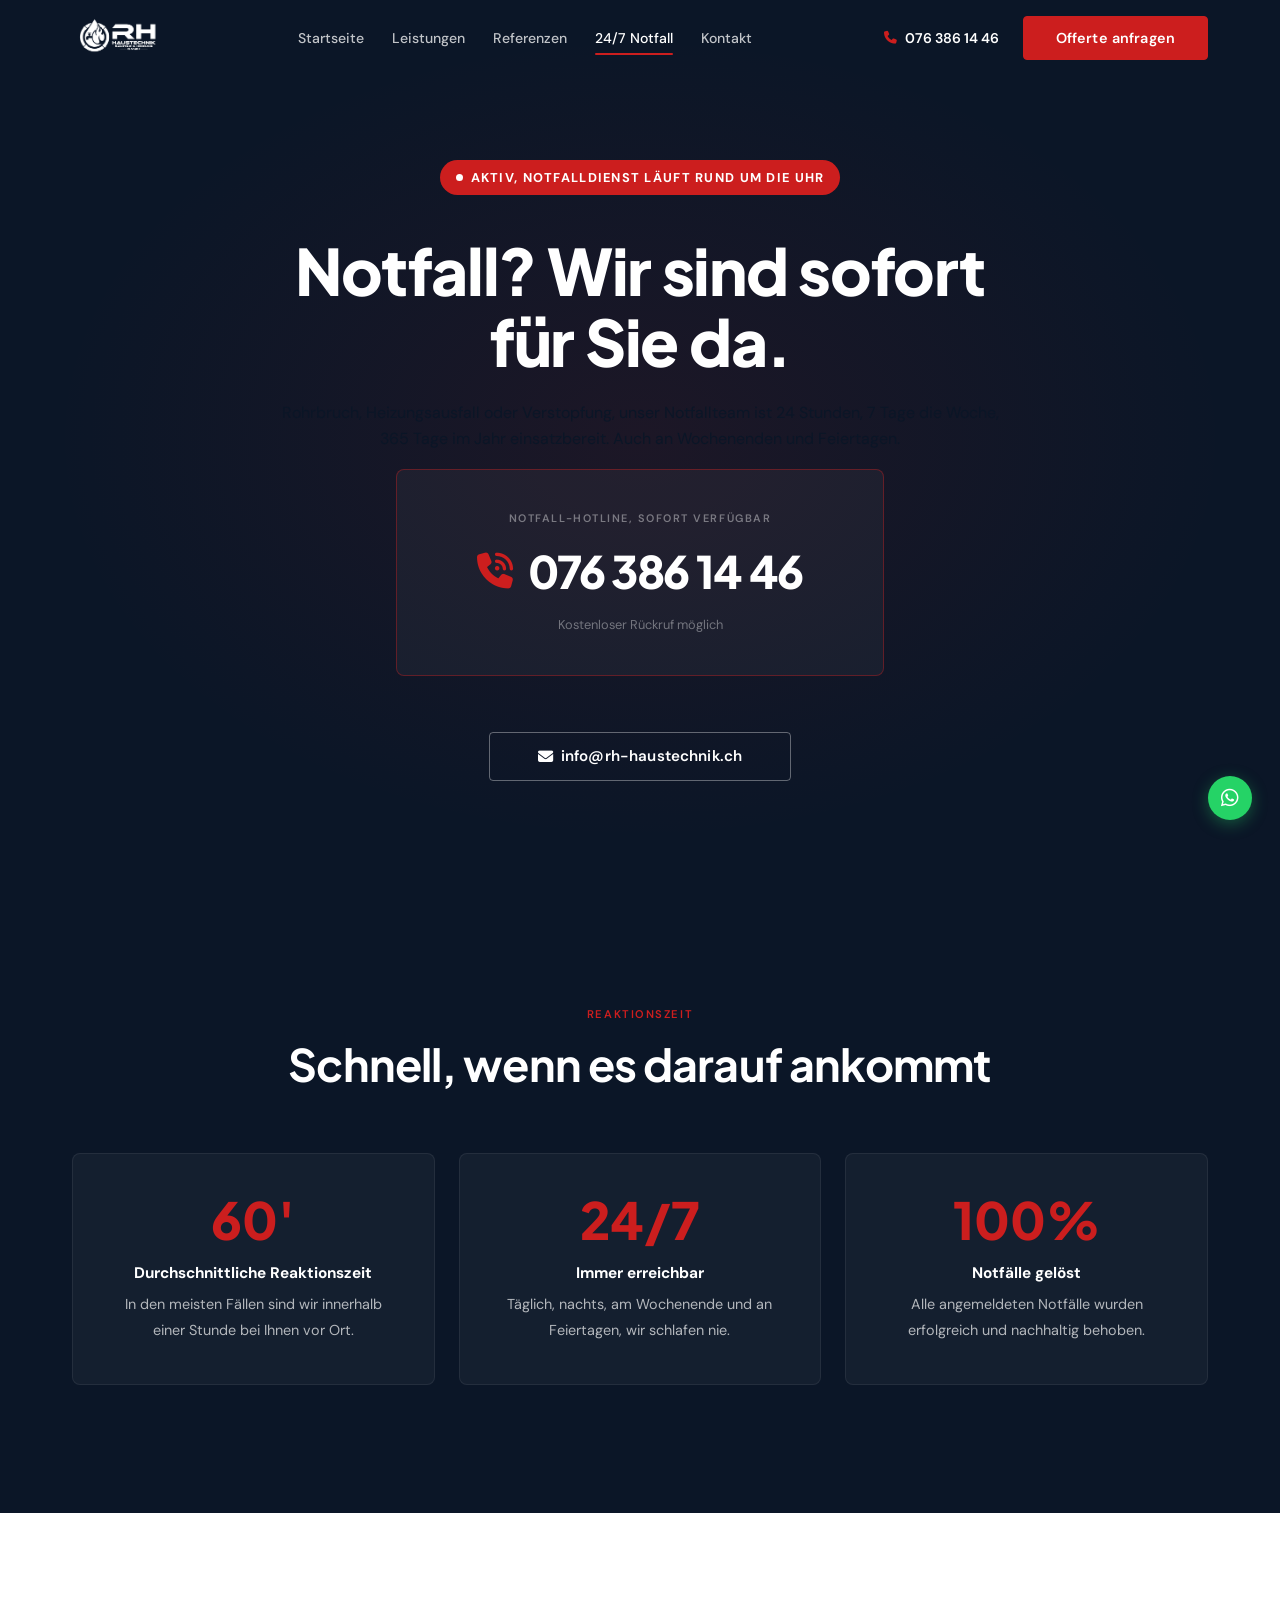
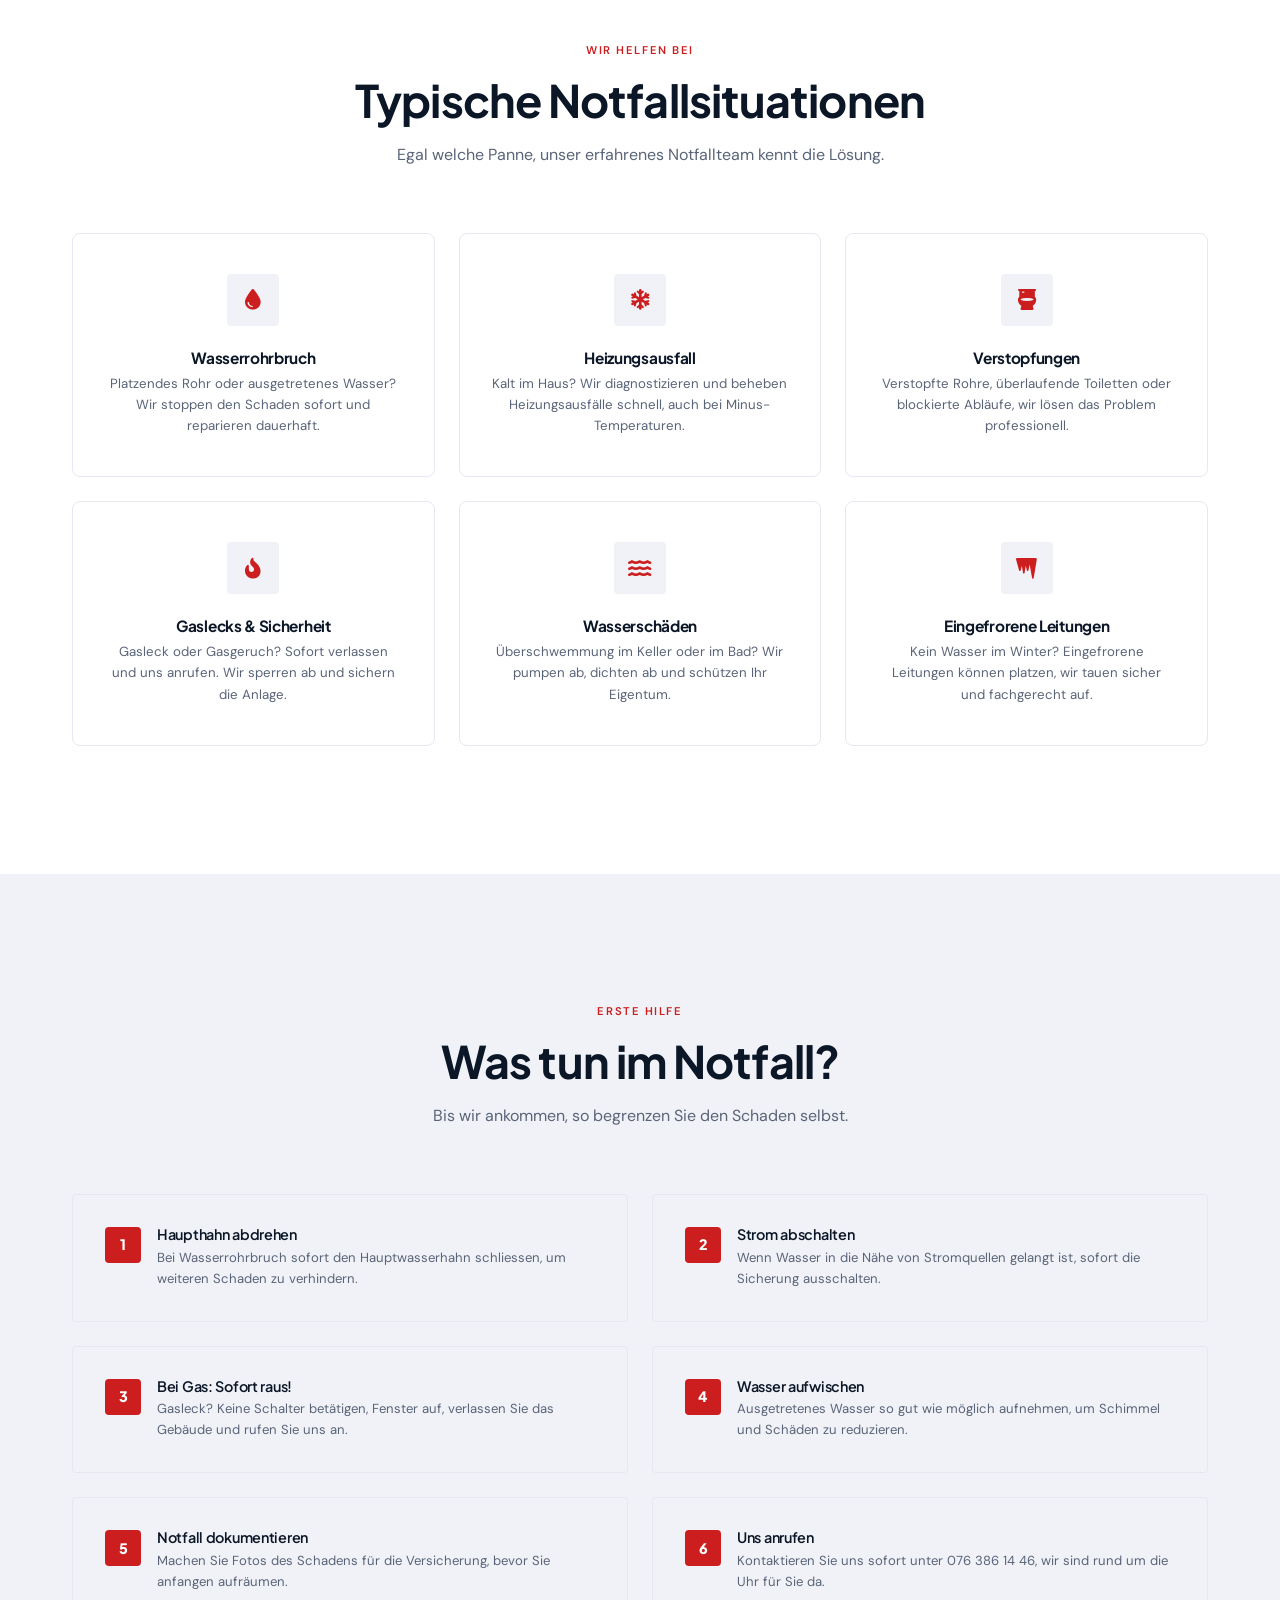
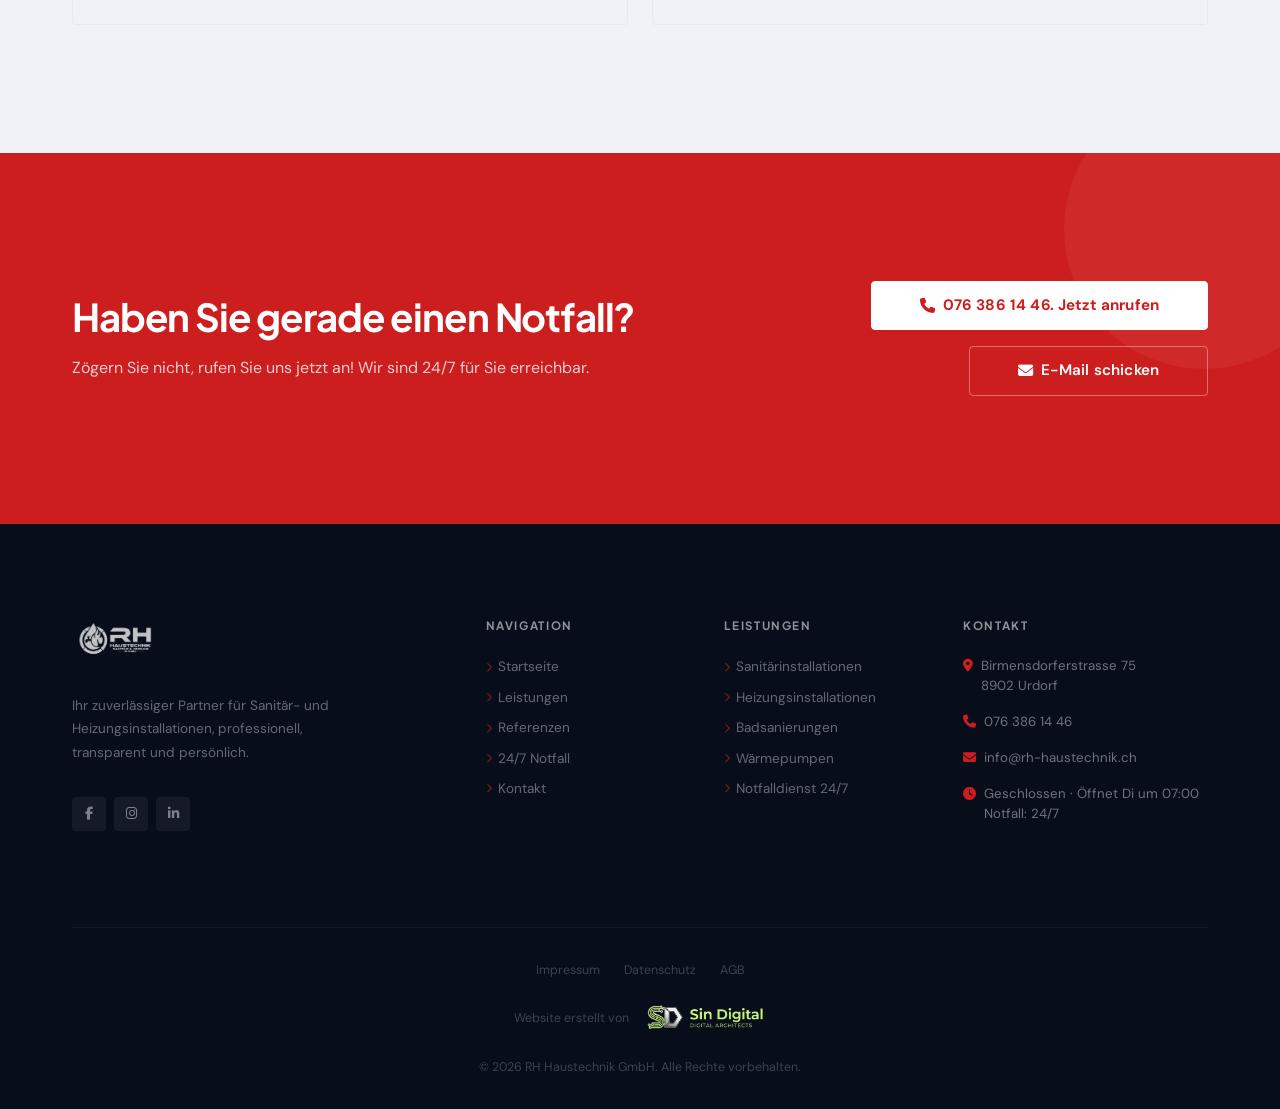
<file: notfall.html>
<!DOCTYPE html>
<html lang="de">
<head>
  <meta charset="UTF-8" />
  <meta name="viewport" content="width=device-width, initial-scale=1.0" />
  <meta name="description" content="RH Haustechnik GmbH, 24/7 Notfalldienst. Rohrbruch, Heizungsausfall, Verstopfung, wir sind rund um die Uhr für Sie da. Jetzt anrufen!" />
  <title>24/7 Notfalldienst, RH Haustechnik GmbH</title>
  <link rel="stylesheet" href="https://cdnjs.cloudflare.com/ajax/libs/font-awesome/6.5.0/css/all.min.css" />
  <link rel="preconnect" href="https://fonts.googleapis.com" />
  <link rel="preconnect" href="https://fonts.gstatic.com" crossorigin />
  <link href="https://fonts.googleapis.com/css2?family=Plus+Jakarta+Sans:wght@500;600;700;800&family=DM+Sans:ital,opsz,wght@0,9..40,300;0,9..40,400;0,9..40,500;0,9..40,600;1,9..40,400&display=swap" rel="stylesheet" />
  <link rel="stylesheet" href="css/style.css" />
  <link rel="icon" href="img/logo.png" />
</head>
<body>

  <!-- NAVBAR -->
  <nav class="navbar scrolled" role="navigation" aria-label="Hauptnavigation">
    <div class="container">
      <div class="nav-inner">
        <a href="index.html" class="nav-logo" aria-label="RH Haustechnik Startseite">
          <img src="img/logo.png" alt="RH Haustechnik GmbH" data-nolazy / loading="lazy" />
        </a>
        <ul class="nav-links" role="list">
          <li><a href="index.html">Startseite</a></li>
          <li><a href="leistungen.html">Leistungen</a></li>
          <li><a href="referenzen.html">Referenzen</a></li>
          <li><a href="notfall.html" class="active">24/7 Notfall</a></li>
          <li><a href="kontakt.html">Kontakt</a></li>
        </ul>
        <div class="nav-right">
          <a href="tel:+41763861446" class="nav-tel" aria-label="Jetzt anrufen">
            <i class="fa-solid fa-phone" aria-hidden="true"></i>
            076 386 14 46
          </a>
          <a href="kontakt.html" class="btn btn-primary">Offerte anfragen</a>
        </div>
        <button class="hamburger" aria-label="Menü öffnen" aria-expanded="false">
          <i class="fa-solid fa-bars" aria-hidden="true"></i>
        </button>
      </div>
    </div>
  </nav>

  <!-- MOBILE MENU -->
  <div class="mobile-menu" role="dialog" aria-modal="true" aria-label="Navigation">
    <div class="mob-head">
      <img src="img/logo.png" alt="RH Haustechnik GmbH" / loading="lazy" />
      <button class="mob-close" aria-label="Menü schliessen">
        <i class="fa-solid fa-xmark" aria-hidden="true"></i>
      </button>
    </div>
    <nav class="mob-nav">
      <a href="index.html"><i class="fa-solid fa-house" aria-hidden="true"></i> Startseite</a>
      <a href="leistungen.html"><i class="fa-solid fa-screwdriver-wrench" aria-hidden="true"></i> Leistungen</a>
      <a href="referenzen.html"><i class="fa-solid fa-images" aria-hidden="true"></i> Referenzen</a>
      <a href="notfall.html" class="active"><i class="fa-solid fa-triangle-exclamation" aria-hidden="true"></i> 24/7 Notfall</a>
      <a href="kontakt.html"><i class="fa-solid fa-envelope" aria-hidden="true"></i> Kontakt</a>
    </nav>
    <div class="mob-cta">
      <a href="tel:+41763861446" class="mob-phone">
        <i class="fa-solid fa-phone" aria-hidden="true"></i>
        <div>
          <span class="mp-label">Notfall-Hotline, 24/7 verfügbar</span>
          <span class="mp-num">076 386 14 46</span>
        </div>
      </a>
      <a href="kontakt.html" class="btn btn-primary btn-lg" style="justify-content:center;">Kostenlose Offerte anfragen</a>
    </div>
  </div>

  <!-- NOTFALL HERO -->
  <section class="notfall-hero" aria-labelledby="notfallTitle">
    <div class="container">
      <div class="notfall-hero-inner">
        <div class="notfall-live">
          <span class="ld" aria-hidden="true"></span>
          AKTIV, Notfalldienst läuft rund um die Uhr
        </div>
        <h1 id="notfallTitle">Notfall? Wir sind sofort für Sie da.</h1>
        <p>
          Rohrbruch, Heizungsausfall oder Verstopfung, unser Notfallteam ist 24 Stunden, 7 Tage die Woche, 365 Tage im Jahr einsatzbereit. Auch an Wochenenden und Feiertagen.
        </p>
        <a href="tel:+41763861446" class="big-call" aria-label="Jetzt anrufen: 076 386 14 46">
          <span class="bc-label">Notfall-Hotline, sofort verfügbar</span>
          <span class="bc-num"><i class="fa-solid fa-phone-volume" aria-hidden="true"></i> 076 386 14 46</span>
          <span class="bc-sub">Kostenloser Rückruf möglich</span>
        </a>
        <div style="display:flex;gap:var(--s2);justify-content:center;flex-wrap:wrap;margin-top:var(--s2);">
          <a href="mailto:info@rh-haustechnik.ch" class="btn btn-ghost btn-lg">
            <i class="fa-solid fa-envelope" aria-hidden="true"></i>
            info@rh-haustechnik.ch
          </a>
        </div>
      </div>
    </div>
  </section>

  <!-- RESPONSE STATS -->
  <section class="testi-section" aria-labelledby="responseTitle">
    <div class="container">
      <div class="shd center" style="margin-bottom:var(--s8);">
        <span class="label">Reaktionszeit</span>
        <h2 class="shd-title" id="responseTitle" style="color:var(--white);">Schnell, wenn es darauf ankommt</h2>
      </div>
      <div class="testi-grid">
        <div class="t-card fi" style="text-align:center;">
          <div style="font-family:var(--f-head);font-size:3.2rem;font-weight:800;color:var(--red);line-height:1;margin-bottom:var(--s2);">60'</div>
          <div style="font-size:0.96rem;font-weight:700;color:var(--white);margin-bottom:6px;">Durchschnittliche Reaktionszeit</div>
          <p class="t-quote" style="font-style:normal;">In den meisten Fällen sind wir innerhalb einer Stunde bei Ihnen vor Ort.</p>
        </div>
        <div class="t-card fi" style="text-align:center;">
          <div style="font-family:var(--f-head);font-size:3.2rem;font-weight:800;color:var(--red);line-height:1;margin-bottom:var(--s2);">24/7</div>
          <div style="font-size:0.96rem;font-weight:700;color:var(--white);margin-bottom:6px;">Immer erreichbar</div>
          <p class="t-quote" style="font-style:normal;">Täglich, nachts, am Wochenende und an Feiertagen, wir schlafen nie.</p>
        </div>
        <div class="t-card fi" style="text-align:center;">
          <div style="font-family:var(--f-head);font-size:3.2rem;font-weight:800;color:var(--red);line-height:1;margin-bottom:var(--s2);">100%</div>
          <div style="font-size:0.96rem;font-weight:700;color:var(--white);margin-bottom:6px;">Notfälle gelöst</div>
          <p class="t-quote" style="font-style:normal;">Alle angemeldeten Notfälle wurden erfolgreich und nachhaltig behoben.</p>
        </div>
      </div>
    </div>
  </section>

  <!-- NOTFALL FÄLLE -->
  <section class="section" aria-labelledby="casesTitle">
    <div class="container">
      <div class="shd center">
        <span class="label">Wir helfen bei</span>
        <h2 class="shd-title" id="casesTitle">Typische Notfallsituationen</h2>
        <p class="shd-sub" style="margin:0 auto;">Egal welche Panne, unser erfahrenes Notfallteam kennt die Lösung.</p>
      </div>
      <div class="nf-cases-grid">
        <article class="nf-case fi">
          <div class="nf-case-ico" aria-hidden="true"><i class="fa-solid fa-droplet"></i></div>
          <h3>Wasserrohrbruch</h3>
          <p>Platzendes Rohr oder ausgetretenes Wasser? Wir stoppen den Schaden sofort und reparieren dauerhaft.</p>
        </article>
        <article class="nf-case fi">
          <div class="nf-case-ico" aria-hidden="true"><i class="fa-solid fa-snowflake"></i></div>
          <h3>Heizungsausfall</h3>
          <p>Kalt im Haus? Wir diagnostizieren und beheben Heizungsausfälle schnell, auch bei Minus-Temperaturen.</p>
        </article>
        <article class="nf-case fi">
          <div class="nf-case-ico" aria-hidden="true"><i class="fa-solid fa-toilet"></i></div>
          <h3>Verstopfungen</h3>
          <p>Verstopfte Rohre, überlaufende Toiletten oder blockierte Abläufe, wir lösen das Problem professionell.</p>
        </article>
        <article class="nf-case fi">
          <div class="nf-case-ico" aria-hidden="true"><i class="fa-solid fa-fire-flame-curved"></i></div>
          <h3>Gaslecks &amp; Sicherheit</h3>
          <p>Gasleck oder Gasgeruch? Sofort verlassen und uns anrufen. Wir sperren ab und sichern die Anlage.</p>
        </article>
        <article class="nf-case fi">
          <div class="nf-case-ico" aria-hidden="true"><i class="fa-solid fa-water"></i></div>
          <h3>Wasserschäden</h3>
          <p>Überschwemmung im Keller oder im Bad? Wir pumpen ab, dichten ab und schützen Ihr Eigentum.</p>
        </article>
        <article class="nf-case fi">
          <div class="nf-case-ico" aria-hidden="true"><i class="fa-solid fa-icicles"></i></div>
          <h3>Eingefrorene Leitungen</h3>
          <p>Kein Wasser im Winter? Eingefrorene Leitungen können platzen, wir tauen sicher und fachgerecht auf.</p>
        </article>
      </div>
    </div>
  </section>

  <!-- TIPS -->
  <section class="section" style="background:var(--neutral);" aria-labelledby="tipsTitle">
    <div class="container">
      <div class="shd center">
        <span class="label">Erste Hilfe</span>
        <h2 class="shd-title" id="tipsTitle">Was tun im Notfall?</h2>
        <p class="shd-sub" style="margin:0 auto;">Bis wir ankommen, so begrenzen Sie den Schaden selbst.</p>
      </div>
      <div class="nf-tips-grid">
        <div class="nf-tip fi">
          <div class="nf-tip-n" aria-hidden="true">1</div>
          <div>
            <h4>Haupthahn abdrehen</h4>
            <p>Bei Wasserrohrbruch sofort den Hauptwasserhahn schliessen, um weiteren Schaden zu verhindern.</p>
          </div>
        </div>
        <div class="nf-tip fi">
          <div class="nf-tip-n" aria-hidden="true">2</div>
          <div>
            <h4>Strom abschalten</h4>
            <p>Wenn Wasser in die Nähe von Stromquellen gelangt ist, sofort die Sicherung ausschalten.</p>
          </div>
        </div>
        <div class="nf-tip fi">
          <div class="nf-tip-n" aria-hidden="true">3</div>
          <div>
            <h4>Bei Gas: Sofort raus!</h4>
            <p>Gasleck? Keine Schalter betätigen, Fenster auf, verlassen Sie das Gebäude und rufen Sie uns an.</p>
          </div>
        </div>
        <div class="nf-tip fi">
          <div class="nf-tip-n" aria-hidden="true">4</div>
          <div>
            <h4>Wasser aufwischen</h4>
            <p>Ausgetretenes Wasser so gut wie möglich aufnehmen, um Schimmel und Schäden zu reduzieren.</p>
          </div>
        </div>
        <div class="nf-tip fi">
          <div class="nf-tip-n" aria-hidden="true">5</div>
          <div>
            <h4>Notfall dokumentieren</h4>
            <p>Machen Sie Fotos des Schadens für die Versicherung, bevor Sie anfangen aufräumen.</p>
          </div>
        </div>
        <div class="nf-tip fi">
          <div class="nf-tip-n" aria-hidden="true">6</div>
          <div>
            <h4>Uns anrufen</h4>
            <p>Kontaktieren Sie uns sofort unter 076 386 14 46, wir sind rund um die Uhr für Sie da.</p>
          </div>
        </div>
      </div>
    </div>
  </section>

  <!-- CTA -->
  <section class="cta-section" aria-labelledby="ctaTitle">
    <div class="container">
      <div class="cta-inner">
        <div class="cta-text">
          <h2 id="ctaTitle">Haben Sie gerade einen Notfall?</h2>
          <p>Zögern Sie nicht, rufen Sie uns jetzt an! Wir sind 24/7 für Sie erreichbar.</p>
        </div>
        <div class="cta-btns">
          <a href="tel:+41763861446" class="btn btn-white btn-lg">
            <i class="fa-solid fa-phone" aria-hidden="true"></i>
            076 386 14 46. Jetzt anrufen
          </a>
          <a href="mailto:info@rh-haustechnik.ch" class="btn btn-ghost btn-lg">
            <i class="fa-solid fa-envelope" aria-hidden="true"></i>
            E-Mail schicken
          </a>
        </div>
      </div>
    </div>
  </section>

  <!-- FOOTER -->
  <footer class="footer" role="contentinfo">
    <div class="container">
      <div class="footer-grid">
        <div class="footer-brand">
          <img src="img/logo.png" alt="RH Haustechnik GmbH" / loading="lazy" />
          <p>Ihr zuverlässiger Partner für Sanitär- und Heizungsinstallationen, professionell, transparent und persönlich.</p>
          <div class="footer-socials" aria-label="Social Media">
            <a href="#" class="f-social" aria-label="Facebook"><i class="fa-brands fa-facebook-f"></i></a>
            <a href="#" class="f-social" aria-label="Instagram"><i class="fa-brands fa-instagram"></i></a>
            <a href="#" class="f-social" aria-label="LinkedIn"><i class="fa-brands fa-linkedin-in"></i></a>
          </div>
        </div>
        <nav class="footer-col" aria-label="Navigation">
          <h4>Navigation</h4>
          <ul class="footer-nav-list">
            <li><a href="index.html"><i class="fa-solid fa-chevron-right" aria-hidden="true"></i> Startseite</a></li>
            <li><a href="leistungen.html"><i class="fa-solid fa-chevron-right" aria-hidden="true"></i> Leistungen</a></li>
            <li><a href="referenzen.html"><i class="fa-solid fa-chevron-right" aria-hidden="true"></i> Referenzen</a></li>
            <li><a href="notfall.html"><i class="fa-solid fa-chevron-right" aria-hidden="true"></i> 24/7 Notfall</a></li>
            <li><a href="kontakt.html"><i class="fa-solid fa-chevron-right" aria-hidden="true"></i> Kontakt</a></li>
          </ul>
        </nav>
        <nav class="footer-col" aria-label="Leistungen">
          <h4>Leistungen</h4>
          <ul class="footer-nav-list">
            <li><a href="leistungen.html"><i class="fa-solid fa-chevron-right" aria-hidden="true"></i> Sanitärinstallationen</a></li>
            <li><a href="leistungen.html"><i class="fa-solid fa-chevron-right" aria-hidden="true"></i> Heizungsinstallationen</a></li>
            <li><a href="leistungen.html"><i class="fa-solid fa-chevron-right" aria-hidden="true"></i> Badsanierungen</a></li>
            <li><a href="leistungen.html"><i class="fa-solid fa-chevron-right" aria-hidden="true"></i> Wärmepumpen</a></li>
            <li><a href="notfall.html"><i class="fa-solid fa-chevron-right" aria-hidden="true"></i> Notfalldienst 24/7</a></li>
          </ul>
        </nav>
        <div class="footer-col">
          <h4>Kontakt</h4>
          <div class="footer-contact-list">
            <div class="fc-row">
              <i class="fa-solid fa-location-dot" aria-hidden="true"></i>
              <span>Birmensdorferstrasse 75<br>8902 Urdorf</span>
            </div>
            <div class="fc-row">
              <i class="fa-solid fa-phone" aria-hidden="true"></i>
              <a href="tel:+41763861446">076 386 14 46</a>
            </div>
            <div class="fc-row">
              <i class="fa-solid fa-envelope" aria-hidden="true"></i>
              <a href="mailto:info@rh-haustechnik.ch">info@rh-haustechnik.ch</a>
            </div>
            <div class="fc-row">
              <i class="fa-solid fa-clock" aria-hidden="true"></i>
              <span>Geschlossen · Öffnet Di um 07:00<br>Notfall: 24/7</span>
            </div>
          </div>
        </div>
      </div>
      <div class="footer-bottom">
        <div class="footer-legal">
          <a href="#">Impressum</a>
          <a href="#">Datenschutz</a>
          <a href="#">AGB</a>
        </div>
        <div class="footer-credits">
          <span>Website erstellt von</span>
          <a href="https://www.sin-digital.com/" target="_blank" rel="noopener" class="credits-logo" aria-label="sIn Digital - Digital Architects">
            <img src="img/Logo_Sin-Digital.png" alt="sIn Digital - Digital Architects" loading="lazy" />
          </a>
        </div>
        <p>© <span id="copyright-year">2025</span> RH Haustechnik GmbH. Alle Rechte vorbehalten.</p>
      </div>
    </div>
  </footer>

  <a href="https://wa.me/41763861446" class="whatsapp-btn" target="_blank" rel="noopener" aria-label="WhatsApp schreiben">
    <i class="fa-brands fa-whatsapp" aria-hidden="true"></i>
  </a>

  <button class="scroll-top-btn" aria-label="Nach oben scrollen" title="Nach oben">
    <i class="fa-solid fa-arrow-up" aria-hidden="true"></i>
  </button>

  <script src="js/main.js"></script>
</body>
</html>
</file>
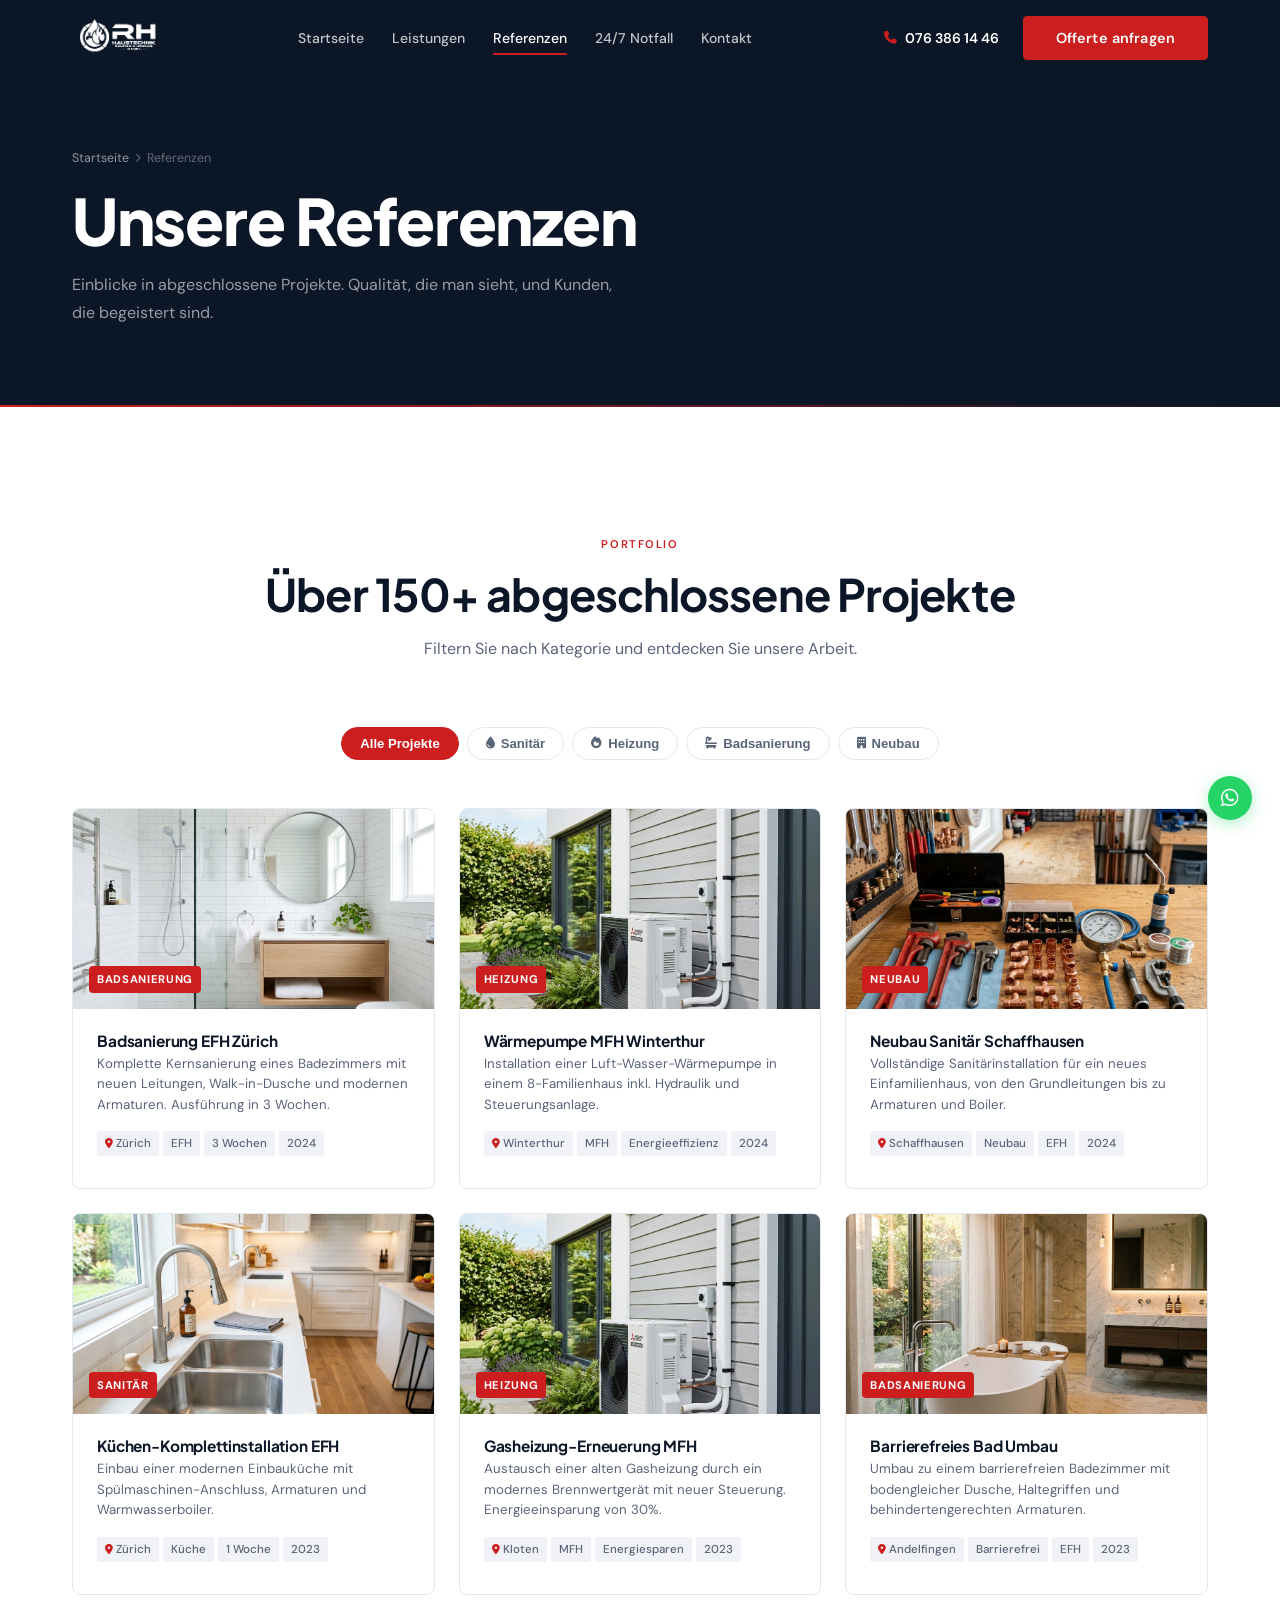
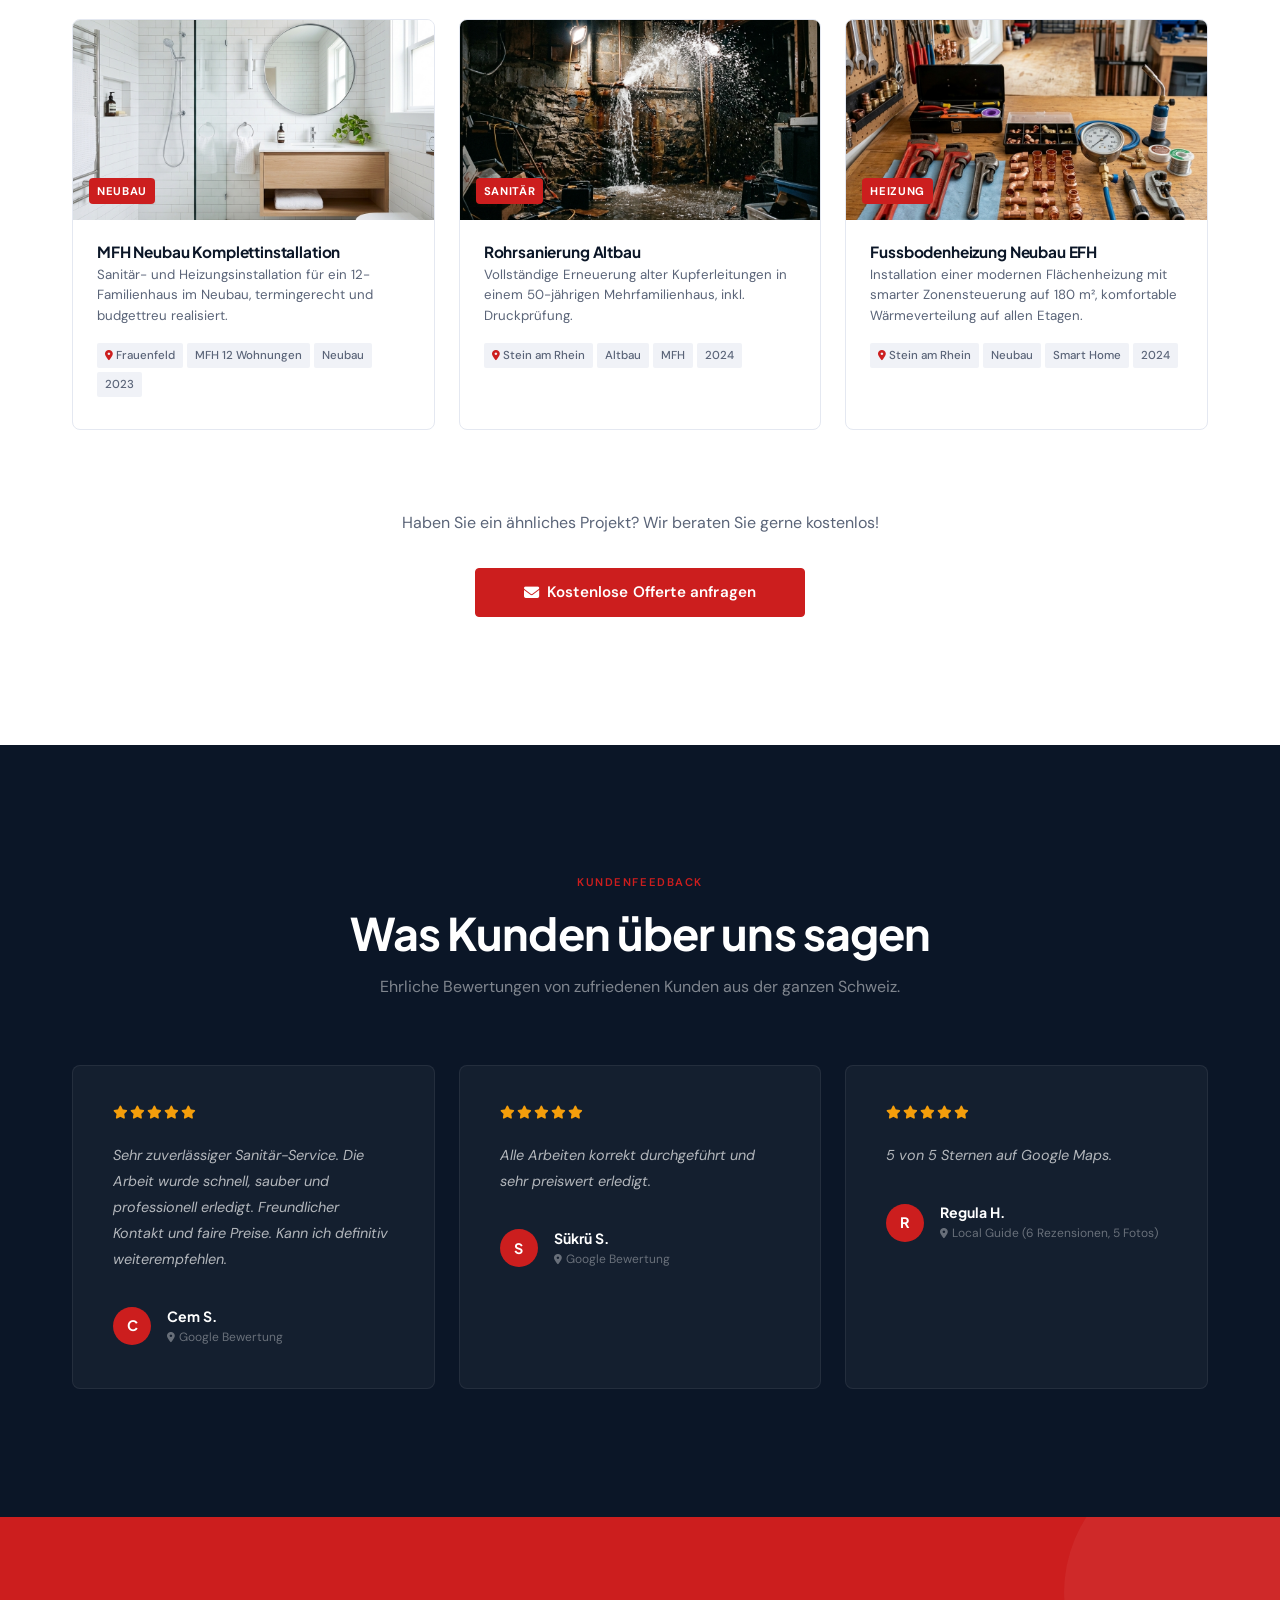
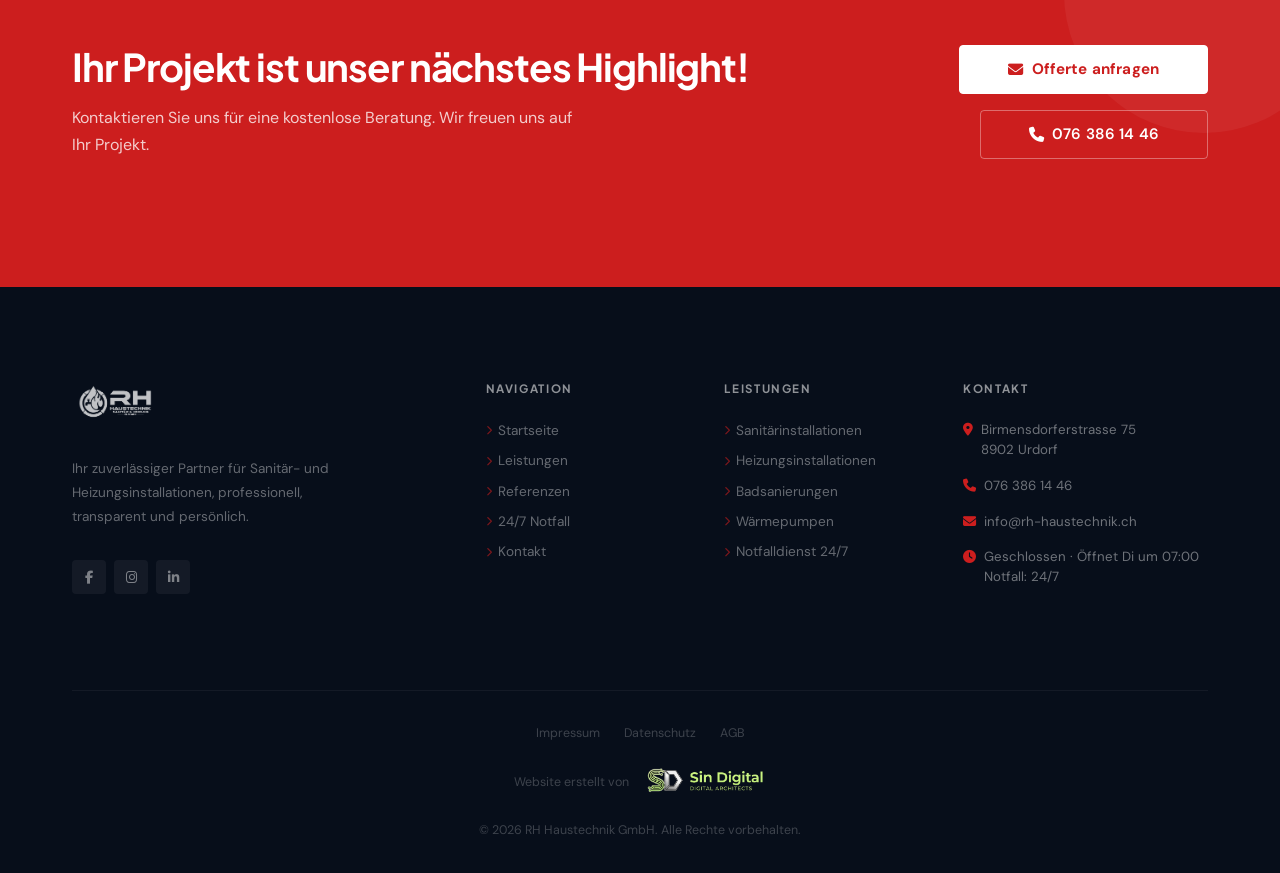
<file: referenzen.html>
<!DOCTYPE html>
<html lang="de">
<head>
  <meta charset="UTF-8" />
  <meta name="viewport" content="width=device-width, initial-scale=1.0" />
  <meta name="description" content="RH Haustechnik GmbH, Unsere Referenzen: Abgeschlossene Projekte in Sanitär, Heizung und Badsanierung in der ganzen Schweiz." />
  <title>Referenzen, RH Haustechnik GmbH</title>
  <link rel="stylesheet" href="https://cdnjs.cloudflare.com/ajax/libs/font-awesome/6.5.0/css/all.min.css" />
  <link rel="preconnect" href="https://fonts.googleapis.com" />
  <link rel="preconnect" href="https://fonts.gstatic.com" crossorigin />
  <link href="https://fonts.googleapis.com/css2?family=Plus+Jakarta+Sans:wght@500;600;700;800&family=DM+Sans:ital,opsz,wght@0,9..40,300;0,9..40,400;0,9..40,500;0,9..40,600;1,9..40,400&display=swap" rel="stylesheet" />
  <link rel="stylesheet" href="css/style.css" />
  <link rel="icon" href="img/logo.png" />
</head>
<body>

  <!-- NAVBAR -->
  <nav class="navbar scrolled" role="navigation" aria-label="Hauptnavigation">
    <div class="container">
      <div class="nav-inner">
        <a href="index.html" class="nav-logo" aria-label="RH Haustechnik Startseite">
          <img src="img/logo.png" alt="RH Haustechnik GmbH" data-nolazy / loading="lazy" />
        </a>
        <ul class="nav-links" role="list">
          <li><a href="index.html">Startseite</a></li>
          <li><a href="leistungen.html">Leistungen</a></li>
          <li><a href="referenzen.html" class="active">Referenzen</a></li>
          <li><a href="notfall.html">24/7 Notfall</a></li>
          <li><a href="kontakt.html">Kontakt</a></li>
        </ul>
        <div class="nav-right">
          <a href="tel:+41763861446" class="nav-tel" aria-label="Jetzt anrufen">
            <i class="fa-solid fa-phone" aria-hidden="true"></i>
            076 386 14 46
          </a>
          <a href="kontakt.html" class="btn btn-primary">Offerte anfragen</a>
        </div>
        <button class="hamburger" aria-label="Menü öffnen" aria-expanded="false">
          <i class="fa-solid fa-bars" aria-hidden="true"></i>
        </button>
      </div>
    </div>
  </nav>

  <!-- MOBILE MENU -->
  <div class="mobile-menu" role="dialog" aria-modal="true" aria-label="Navigation">
    <div class="mob-head">
      <img src="img/logo.png" alt="RH Haustechnik GmbH" / loading="lazy" />
      <button class="mob-close" aria-label="Menü schliessen">
        <i class="fa-solid fa-xmark" aria-hidden="true"></i>
      </button>
    </div>
    <nav class="mob-nav">
      <a href="index.html"><i class="fa-solid fa-house" aria-hidden="true"></i> Startseite</a>
      <a href="leistungen.html"><i class="fa-solid fa-screwdriver-wrench" aria-hidden="true"></i> Leistungen</a>
      <a href="referenzen.html" class="active"><i class="fa-solid fa-images" aria-hidden="true"></i> Referenzen</a>
      <a href="notfall.html"><i class="fa-solid fa-triangle-exclamation" aria-hidden="true"></i> 24/7 Notfall</a>
      <a href="kontakt.html"><i class="fa-solid fa-envelope" aria-hidden="true"></i> Kontakt</a>
    </nav>
    <div class="mob-cta">
      <a href="tel:+41763861446" class="mob-phone">
        <i class="fa-solid fa-phone" aria-hidden="true"></i>
        <div>
          <span class="mp-label">Notfall-Hotline, 24/7 verfügbar</span>
          <span class="mp-num">076 386 14 46</span>
        </div>
      </a>
      <a href="kontakt.html" class="btn btn-primary btn-lg" style="justify-content:center;">Kostenlose Offerte anfragen</a>
    </div>
  </div>

  <!-- PAGE HEADER -->
  <header class="page-header" aria-labelledby="pageTitle">
    <div class="container">
      <nav class="breadcrumb" aria-label="Breadcrumb">
        <a href="index.html">Startseite</a>
        <i class="fa-solid fa-chevron-right" aria-hidden="true"></i>
        <span aria-current="page">Referenzen</span>
      </nav>
      <h1 id="pageTitle">Unsere Referenzen</h1>
      <p>Einblicke in abgeschlossene Projekte. Qualität, die man sieht, und Kunden, die begeistert sind.</p>
    </div>
  </header>

  <!-- REFERENCES -->
  <section class="section" aria-labelledby="refTitle">
    <div class="container">
      <div class="shd center">
        <span class="label">Portfolio</span>
        <h2 class="shd-title" id="refTitle">Über 150+ abgeschlossene Projekte</h2>
        <p class="shd-sub">Filtern Sie nach Kategorie und entdecken Sie unsere Arbeit.</p>
      </div>

      <!-- Filter -->
      <div class="ref-filter-bar" role="group" aria-label="Referenzen filtern">
        <button class="filt-btn active" data-filter="all">Alle Projekte</button>
        <button class="filt-btn" data-filter="sanit"><i class="fa-solid fa-droplet" aria-hidden="true"></i> Sanitär</button>
        <button class="filt-btn" data-filter="heiz"><i class="fa-solid fa-fire" aria-hidden="true"></i> Heizung</button>
        <button class="filt-btn" data-filter="bad"><i class="fa-solid fa-bath" aria-hidden="true"></i> Badsanierung</button>
        <button class="filt-btn" data-filter="neubau"><i class="fa-solid fa-building" aria-hidden="true"></i> Neubau</button>
      </div>

      <!-- Grid -->
      <div class="ref-full-grid" role="list">

        <article class="ref-card ref-card-item fi" data-cat="bad" role="listitem">
          <div class="ref-thumb t-ink" role="img" aria-label="Badsanierung Einfamilienhaus Zürich">
            <img src="img/sanitaer.jpg" alt="Badsanierung Einfamilienhaus Zürich" style="width:100%;height:100%;object-fit:cover;" / loading="lazy" />
            <div class="ref-badge">Badsanierung</div>
          </div>
          <div class="ref-body">
            <h4>Badsanierung EFH Zürich</h4>
            <p>Komplette Kernsanierung eines Badezimmers mit neuen Leitungen, Walk-in-Dusche und modernen Armaturen. Ausführung in 3 Wochen.</p>
            <div class="ref-tags">
              <span><i class="fa-solid fa-location-dot" style="font-size:.65rem;color:var(--red);" aria-hidden="true"></i> Zürich</span>
              <span>EFH</span>
              <span>3 Wochen</span>
              <span>2024</span>
            </div>
          </div>
        </article>

        <article class="ref-card ref-card-item fi" data-cat="heiz" role="listitem">
          <div class="ref-thumb t-red" role="img" aria-label="Wärmepumpe MFH Winterthur">
            <img src="img/heizung.jpg" alt="Wärmepumpe MFH Winterthur" style="width:100%;height:100%;object-fit:cover;" / loading="lazy" />
            <div class="ref-badge">Heizung</div>
          </div>
          <div class="ref-body">
            <h4>Wärmepumpe MFH Winterthur</h4>
            <p>Installation einer Luft-Wasser-Wärmepumpe in einem 8-Familienhaus inkl. Hydraulik und Steuerungsanlage.</p>
            <div class="ref-tags">
              <span><i class="fa-solid fa-location-dot" style="font-size:.65rem;color:var(--red);" aria-hidden="true"></i> Winterthur</span>
              <span>MFH</span>
              <span>Energieeffizienz</span>
              <span>2024</span>
            </div>
          </div>
        </article>

        <article class="ref-card ref-card-item fi" data-cat="neubau" role="listitem">
          <div class="ref-thumb t-slate" role="img" aria-label="Neubau Sanitär Schaffhausen">
            <img src="img/wartung.jpg" alt="Neubau Sanitär Schaffhausen" style="width:100%;height:100%;object-fit:cover;" / loading="lazy" />
            <div class="ref-badge">Neubau</div>
          </div>
          <div class="ref-body">
            <h4>Neubau Sanitär Schaffhausen</h4>
            <p>Vollständige Sanitärinstallation für ein neues Einfamilienhaus, von den Grundleitungen bis zu Armaturen und Boiler.</p>
            <div class="ref-tags">
              <span><i class="fa-solid fa-location-dot" style="font-size:.65rem;color:var(--red);" aria-hidden="true"></i> Schaffhausen</span>
              <span>Neubau</span>
              <span>EFH</span>
              <span>2024</span>
            </div>
          </div>
        </article>

        <article class="ref-card ref-card-item fi" data-cat="sanit" role="listitem">
          <div class="ref-thumb t-ink" role="img" aria-label="Kücheninstallation Einfamilienhaus">
            <img src="img/kueche.jpg" alt="Kücheninstallation Einfamilienhaus" style="width:100%;height:100%;object-fit:cover;" / loading="lazy" />
            <div class="ref-badge">Sanitär</div>
          </div>
          <div class="ref-body">
            <h4>Küchen-Komplettinstallation EFH</h4>
            <p>Einbau einer modernen Einbauküche mit Spülmaschinen-Anschluss, Armaturen und Warmwasserboiler.</p>
            <div class="ref-tags">
              <span><i class="fa-solid fa-location-dot" style="font-size:.65rem;color:var(--red);" aria-hidden="true"></i> Zürich</span>
              <span>Küche</span>
              <span>1 Woche</span>
              <span>2023</span>
            </div>
          </div>
        </article>

        <article class="ref-card ref-card-item fi" data-cat="heiz" role="listitem">
          <div class="ref-thumb t-red" role="img" aria-label="Gasheizung Renovation">
            <img src="img/heizung.jpg" alt="Gasheizung Renovation" style="width:100%;height:100%;object-fit:cover;" / loading="lazy" />
            <div class="ref-badge">Heizung</div>
          </div>
          <div class="ref-body">
            <h4>Gasheizung-Erneuerung MFH</h4>
            <p>Austausch einer alten Gasheizung durch ein modernes Brennwertgerät mit neuer Steuerung. Energieeinsparung von 30%.</p>
            <div class="ref-tags">
              <span><i class="fa-solid fa-location-dot" style="font-size:.65rem;color:var(--red);" aria-hidden="true"></i> Kloten</span>
              <span>MFH</span>
              <span>Energiesparen</span>
              <span>2023</span>
            </div>
          </div>
        </article>

        <article class="ref-card ref-card-item fi" data-cat="bad" role="listitem">
          <div class="ref-thumb t-slate" role="img" aria-label="Seniorengerechtes Bad">
            <img src="img/bad.jpg" alt="Barrierefreies Bad Umbau" style="width:100%;height:100%;object-fit:cover;" / loading="lazy" />
            <div class="ref-badge">Badsanierung</div>
          </div>
          <div class="ref-body">
            <h4>Barrierefreies Bad Umbau</h4>
            <p>Umbau zu einem barrierefreien Badezimmer mit bodengleicher Dusche, Haltegriffen und behindertengerechten Armaturen.</p>
            <div class="ref-tags">
              <span><i class="fa-solid fa-location-dot" style="font-size:.65rem;color:var(--red);" aria-hidden="true"></i> Andelfingen</span>
              <span>Barrierefrei</span>
              <span>EFH</span>
              <span>2023</span>
            </div>
          </div>
        </article>

        <article class="ref-card ref-card-item fi" data-cat="neubau" role="listitem">
          <div class="ref-thumb t-ink" role="img" aria-label="Neubau MFH Komplettinstallation">
            <img src="img/sanitaer.jpg" alt="MFH Neubau Komplettinstallation" style="width:100%;height:100%;object-fit:cover;" / loading="lazy" />
            <div class="ref-badge">Neubau</div>
          </div>
          <div class="ref-body">
            <h4>MFH Neubau Komplettinstallation</h4>
            <p>Sanitär- und Heizungsinstallation für ein 12-Familienhaus im Neubau, termingerecht und budgettreu realisiert.</p>
            <div class="ref-tags">
              <span><i class="fa-solid fa-location-dot" style="font-size:.65rem;color:var(--red);" aria-hidden="true"></i> Frauenfeld</span>
              <span>MFH 12 Wohnungen</span>
              <span>Neubau</span>
              <span>2023</span>
            </div>
          </div>
        </article>

        <article class="ref-card ref-card-item fi" data-cat="sanit" role="listitem">
          <div class="ref-thumb t-red" role="img" aria-label="Rohrsanierung Altbau">
            <img src="img/notfall.jpg" alt="Rohrsanierung Altbau" style="width:100%;height:100%;object-fit:cover;" / loading="lazy" />
            <div class="ref-badge">Sanitär</div>
          </div>
          <div class="ref-body">
            <h4>Rohrsanierung Altbau</h4>
            <p>Vollständige Erneuerung alter Kupferleitungen in einem 50-jährigen Mehrfamilienhaus, inkl. Druckprüfung.</p>
            <div class="ref-tags">
              <span><i class="fa-solid fa-location-dot" style="font-size:.65rem;color:var(--red);" aria-hidden="true"></i> Stein am Rhein</span>
              <span>Altbau</span>
              <span>MFH</span>
              <span>2024</span>
            </div>
          </div>
        </article>

        <article class="ref-card ref-card-item fi" data-cat="heiz" role="listitem">
          <div class="ref-thumb t-slate" role="img" aria-label="Fussbodenheizung Neubau">
            <img src="img/wartung.jpg" alt="Fussbodenheizung Neubau EFH" style="width:100%;height:100%;object-fit:cover;" / loading="lazy" />
            <div class="ref-badge">Heizung</div>
          </div>
          <div class="ref-body">
            <h4>Fussbodenheizung Neubau EFH</h4>
            <p>Installation einer modernen Flächenheizung mit smarter Zonensteuerung auf 180 m², komfortable Wärmeverteilung auf allen Etagen.</p>
            <div class="ref-tags">
              <span><i class="fa-solid fa-location-dot" style="font-size:.65rem;color:var(--red);" aria-hidden="true"></i> Stein am Rhein</span>
              <span>Neubau</span>
              <span>Smart Home</span>
              <span>2024</span>
            </div>
          </div>
        </article>

      </div>

      <div style="text-align:center;margin-top:var(--s10);" class="fi">
        <p style="color:var(--muted);margin-bottom:var(--s4);">Haben Sie ein ähnliches Projekt? Wir beraten Sie gerne kostenlos!</p>
        <a href="kontakt.html" class="btn btn-primary btn-lg">
          <i class="fa-solid fa-envelope" aria-hidden="true"></i>
          Kostenlose Offerte anfragen
        </a>
      </div>

    </div>
  </section>

  <!-- TESTIMONIALS -->
  <section class="testi-section" aria-labelledby="tTitle">
    <div class="container">
      <div class="shd center" style="margin-bottom:var(--s8);">
        <span class="label">Kundenfeedback</span>
        <h2 class="shd-title" id="tTitle" style="color:var(--white);">Was Kunden über uns sagen</h2>
        <p class="shd-sub" style="color:rgba(255,255,255,0.48);margin:0 auto;">Ehrliche Bewertungen von zufriedenen Kunden aus der ganzen Schweiz.</p>
      </div>
      <div class="testi-grid">
        <article class="t-card fi">
          <div class="t-stars" aria-label="5 von 5 Sternen">
            <i class="fa-solid fa-star"></i><i class="fa-solid fa-star"></i>
            <i class="fa-solid fa-star"></i><i class="fa-solid fa-star"></i>
            <i class="fa-solid fa-star"></i>
          </div>
          <p class="t-quote">Sehr zuverlässiger Sanitär-Service. Die Arbeit wurde schnell, sauber und professionell erledigt. Freundlicher Kontakt und faire Preise. Kann ich definitiv weiterempfehlen.</p>
          <div class="t-author">
            <div class="t-av" aria-hidden="true">C</div>
            <div>
              <span class="t-name">Cem S.</span>
              <span class="t-loc"><i class="fa-solid fa-location-dot" aria-hidden="true"></i> Google Bewertung</span>
            </div>
          </div>
        </article>
        <article class="t-card fi">
          <div class="t-stars" aria-label="5 von 5 Sternen">
            <i class="fa-solid fa-star"></i><i class="fa-solid fa-star"></i>
            <i class="fa-solid fa-star"></i><i class="fa-solid fa-star"></i>
            <i class="fa-solid fa-star"></i>
          </div>
          <p class="t-quote">Alle Arbeiten korrekt durchgeführt und sehr preiswert erledigt.</p>
          <div class="t-author">
            <div class="t-av" aria-hidden="true">S</div>
            <div>
              <span class="t-name">Sükrü S.</span>
              <span class="t-loc"><i class="fa-solid fa-location-dot" aria-hidden="true"></i> Google Bewertung</span>
            </div>
          </div>
        </article>
        <article class="t-card fi">
          <div class="t-stars" aria-label="5 von 5 Sternen">
            <i class="fa-solid fa-star"></i><i class="fa-solid fa-star"></i>
            <i class="fa-solid fa-star"></i><i class="fa-solid fa-star"></i>
            <i class="fa-solid fa-star"></i>
          </div>
          <p class="t-quote">5 von 5 Sternen auf Google Maps.</p>
          <div class="t-author">
            <div class="t-av" aria-hidden="true">R</div>
            <div>
              <span class="t-name">Regula H.</span>
              <span class="t-loc"><i class="fa-solid fa-location-dot" aria-hidden="true"></i> Local Guide (6 Rezensionen, 5 Fotos)</span>
            </div>
          </div>
        </article>
      </div>
    </div>
  </section>

  <!-- CTA -->
  <section class="cta-section" aria-labelledby="ctaTitle">
    <div class="container">
      <div class="cta-inner">
        <div class="cta-text">
          <h2 id="ctaTitle">Ihr Projekt ist unser nächstes Highlight!</h2>
          <p>Kontaktieren Sie uns für eine kostenlose Beratung. Wir freuen uns auf Ihr Projekt.</p>
        </div>
        <div class="cta-btns">
          <a href="kontakt.html" class="btn btn-white btn-lg">
            <i class="fa-solid fa-envelope" aria-hidden="true"></i>
            Offerte anfragen
          </a>
          <a href="tel:+41763861446" class="btn btn-ghost btn-lg">
            <i class="fa-solid fa-phone" aria-hidden="true"></i>
            076 386 14 46
          </a>
        </div>
      </div>
    </div>
  </section>

  <!-- FOOTER -->
  <footer class="footer" role="contentinfo">
    <div class="container">
      <div class="footer-grid">
        <div class="footer-brand">
          <img src="img/logo.png" alt="RH Haustechnik GmbH" / loading="lazy" />
          <p>Ihr zuverlässiger Partner für Sanitär- und Heizungsinstallationen, professionell, transparent und persönlich.</p>
          <div class="footer-socials" aria-label="Social Media">
            <a href="#" class="f-social" aria-label="Facebook"><i class="fa-brands fa-facebook-f"></i></a>
            <a href="#" class="f-social" aria-label="Instagram"><i class="fa-brands fa-instagram"></i></a>
            <a href="#" class="f-social" aria-label="LinkedIn"><i class="fa-brands fa-linkedin-in"></i></a>
          </div>
        </div>
        <nav class="footer-col" aria-label="Navigation">
          <h4>Navigation</h4>
          <ul class="footer-nav-list">
            <li><a href="index.html"><i class="fa-solid fa-chevron-right" aria-hidden="true"></i> Startseite</a></li>
            <li><a href="leistungen.html"><i class="fa-solid fa-chevron-right" aria-hidden="true"></i> Leistungen</a></li>
            <li><a href="referenzen.html"><i class="fa-solid fa-chevron-right" aria-hidden="true"></i> Referenzen</a></li>
            <li><a href="notfall.html"><i class="fa-solid fa-chevron-right" aria-hidden="true"></i> 24/7 Notfall</a></li>
            <li><a href="kontakt.html"><i class="fa-solid fa-chevron-right" aria-hidden="true"></i> Kontakt</a></li>
          </ul>
        </nav>
        <nav class="footer-col" aria-label="Leistungen">
          <h4>Leistungen</h4>
          <ul class="footer-nav-list">
            <li><a href="leistungen.html"><i class="fa-solid fa-chevron-right" aria-hidden="true"></i> Sanitärinstallationen</a></li>
            <li><a href="leistungen.html"><i class="fa-solid fa-chevron-right" aria-hidden="true"></i> Heizungsinstallationen</a></li>
            <li><a href="leistungen.html"><i class="fa-solid fa-chevron-right" aria-hidden="true"></i> Badsanierungen</a></li>
            <li><a href="leistungen.html"><i class="fa-solid fa-chevron-right" aria-hidden="true"></i> Wärmepumpen</a></li>
            <li><a href="notfall.html"><i class="fa-solid fa-chevron-right" aria-hidden="true"></i> Notfalldienst 24/7</a></li>
          </ul>
        </nav>
        <div class="footer-col">
          <h4>Kontakt</h4>
          <div class="footer-contact-list">
            <div class="fc-row">
              <i class="fa-solid fa-location-dot" aria-hidden="true"></i>
              <span>Birmensdorferstrasse 75<br>8902 Urdorf</span>
            </div>
            <div class="fc-row">
              <i class="fa-solid fa-phone" aria-hidden="true"></i>
              <a href="tel:+41763861446">076 386 14 46</a>
            </div>
            <div class="fc-row">
              <i class="fa-solid fa-envelope" aria-hidden="true"></i>
              <a href="mailto:info@rh-haustechnik.ch">info@rh-haustechnik.ch</a>
            </div>
            <div class="fc-row">
              <i class="fa-solid fa-clock" aria-hidden="true"></i>
              <span>Geschlossen · Öffnet Di um 07:00<br>Notfall: 24/7</span>
            </div>
          </div>
        </div>
      </div>
      <div class="footer-bottom">
        <div class="footer-legal">
          <a href="#">Impressum</a>
          <a href="#">Datenschutz</a>
          <a href="#">AGB</a>
        </div>
        <div class="footer-credits">
          <span>Website erstellt von</span>
          <a href="https://www.sin-digital.com/" target="_blank" rel="noopener" class="credits-logo" aria-label="sIn Digital - Digital Architects">
            <img src="img/Logo_Sin-Digital.png" alt="sIn Digital - Digital Architects" loading="lazy" />
          </a>
        </div>
        <p>© <span id="copyright-year">2025</span> RH Haustechnik GmbH. Alle Rechte vorbehalten.</p>
      </div>
    </div>
  </footer>

  <a href="https://wa.me/41763861446" class="whatsapp-btn" target="_blank" rel="noopener" aria-label="WhatsApp schreiben">
    <i class="fa-brands fa-whatsapp" aria-hidden="true"></i>
  </a>

  <button class="scroll-top-btn" aria-label="Nach oben scrollen" title="Nach oben">
    <i class="fa-solid fa-arrow-up" aria-hidden="true"></i>
  </button>

  <script src="js/main.js"></script>
</body>
</html>
</file>
<file: css/style.css>
@import url('https://fonts.googleapis.com/css2?family=Plus+Jakarta+Sans:wght@500;600;700;800&family=DM+Sans:ital,opsz,wght@0,9..40,300;0,9..40,400;0,9..40,500;0,9..40,600;1,9..40,400&display=swap');

/* ─────────────────────────────────────────
   DESIGN SYSTEM
   Dominant: #0b1627  Accent: #cc1e1e  Neutral: #f0f2f7
───────────────────────────────────────── */

:root {
  --ink:        #0b1627;
  --ink-90:     #0f1e35;
  --ink-80:     #162440;
  --ink-60:     rgba(11,22,39,0.6);
  --ink-30:     rgba(11,22,39,0.3);
  --ink-10:     rgba(11,22,39,0.08);
  --red:        #cc1e1e;
  --red-dark:   #a81818;
  --neutral:    #f0f2f7;
  --neutral-2:  #e4e8f1;
  --white:      #ffffff;
  --text:       #0b1627;
  --muted:      #5a6478;

  --f-head:     'Plus Jakarta Sans', sans-serif;
  --f-body:     'DM Sans', sans-serif;

  /* 8px grid */
  --s1:  8px;
  --s2:  16px;
  --s3:  24px;
  --s4:  32px;
  --s5:  40px;
  --s6:  48px;
  --s8:  64px;
  --s10: 80px;
  --s12: 96px;
  --s16: 128px;

  --r:   4px;
  --r2:  8px;

  --ease: cubic-bezier(0.4, 0, 0.2, 1);
  --t:   0.24s;
}

*, *::before, *::after { margin:0; padding:0; box-sizing:border-box; }

html {
  scroll-behavior: smooth;
  font-size: 16px;
  overflow-x: hidden;    /* verhindert weissen Rand rechts */
}

body {
  font-family: var(--f-body);
  color: var(--text);
  background: var(--white);
  line-height: 1.65;
  -webkit-font-smoothing: antialiased;
  overflow-x: hidden;
  min-width: 0;
}

img  { max-width:100%; height:auto; display:block; }
a    { text-decoration:none; color:inherit; }
ul   { list-style:none; }
p    { margin-bottom: var(--s2); }
p:last-child { margin-bottom:0; }

h1,h2,h3,h4,h5 {
  font-family: var(--f-head);
  font-weight: 700;
  line-height: 1.1;
  color: var(--ink);
  letter-spacing: -0.02em;
}

h1 { font-size: clamp(2.4rem, 5vw, 4rem);   font-weight: 800; }
h2 { font-size: clamp(1.8rem, 3.5vw, 2.8rem); }
h3 { font-size: clamp(1.1rem, 2vw, 1.4rem); }
h4 { font-size: 1rem; font-weight: 600; }

.label {
  font-family: var(--f-body);
  font-size: 0.7rem;
  font-weight: 600;
  letter-spacing: 0.14em;
  text-transform: uppercase;
  color: var(--red);
}

/* ─── LAYOUT ─── */
.container { max-width: 1200px; margin: 0 auto; padding: 0 var(--s4); }
.section   { padding: var(--s16) 0; }

/* ─── BUTTONS ─── */
.btn {
  display: inline-flex;
  align-items: center;
  gap: var(--s1);
  padding: 14px var(--s4);
  font-family: var(--f-body);
  font-size: 0.9rem;
  font-weight: 600;
  letter-spacing: 0.01em;
  cursor: pointer;
  transition: var(--t) var(--ease);
  border: 1.5px solid transparent;
  border-radius: var(--r);
  white-space: nowrap;
  line-height: 1;
}

.btn-primary {
  background: var(--red);
  color: var(--white);
  border-color: var(--red);
}
.btn-primary:hover {
  background: var(--red-dark);
  border-color: var(--red-dark);
  box-shadow: 0 4px 16px rgba(204,30,30,0.28);
  transform: translateY(-1px);
}

.btn-ghost {
  background: transparent;
  color: var(--white);
  border-color: rgba(255,255,255,0.35);
}
.btn-ghost:hover {
  border-color: rgba(255,255,255,0.75);
  background: rgba(255,255,255,0.06);
}

.btn-ghost-dark {
  background: transparent;
  color: var(--ink);
  border-color: rgba(11,22,39,0.25);
}
.btn-ghost-dark:hover {
  border-color: var(--ink);
  background: var(--ink);
  color: var(--white);
}

.btn-red-ghost {
  background: transparent;
  color: var(--red);
  border-color: var(--red);
}
.btn-red-ghost:hover {
  background: var(--red);
  color: var(--white);
}

.btn-lg { padding: 16px var(--s6); font-size: 0.95rem; }

.btn-white {
  background: var(--white);
  color: var(--red);
  border-color: var(--white);
  font-weight: 700;
}
.btn-white:hover {
  background: rgba(255,255,255,0.92);
  box-shadow: 0 4px 16px rgba(0,0,0,0.15);
  transform: translateY(-1px);
}

/* ─── NAVBAR ─── */
.navbar {
  position: fixed;
  top:0; left:0; right:0;
  z-index: 1000;
  padding: var(--s2) 0;
  transition: var(--t) var(--ease);
}

.navbar.scrolled {
  background: var(--ink);
  padding: 14px 0;
  box-shadow: 0 1px 0 rgba(255,255,255,0.06);
}

.nav-inner {
  display: flex;
  align-items: center;
  justify-content: space-between;
  gap: var(--s4);
}

.nav-logo img {
  height: 44px;
  width: auto;
  filter: brightness(0) invert(1);
}

.nav-links {
  display: flex;
  align-items: center;
}

.nav-links a {
  font-family: var(--f-body);
  font-size: 0.88rem;
  font-weight: 500;
  color: rgba(255,255,255,0.75);
  padding: var(--s1) 14px;
  border-radius: var(--r);
  transition: color var(--t) var(--ease);
  position: relative;
}

.nav-links a:hover,
.nav-links a.active { color: var(--white); }

.nav-links a.active::after {
  content: '';
  position: absolute;
  bottom: 0; left: 14px; right: 14px;
  height: 2px;
  background: var(--red);
  border-radius: 1px;
}

.nav-right {
  display: flex;
  align-items: center;
  gap: var(--s3);
}

.nav-tel {
  display: flex;
  align-items: center;
  gap: var(--s1);
  font-size: 0.88rem;
  font-weight: 600;
  color: var(--white);
}

.nav-tel i { color: var(--red); font-size: 0.8rem; }

.hamburger {
  display: none;
  background: none;
  border: none;
  color: var(--white);
  font-size: 1.2rem;
  cursor: pointer;
}

/* ─── MOBILE MENU ─── */
.mobile-menu {
  display: none;
  position: fixed;
  inset: 0;
  background: var(--ink);
  z-index: 999;
  padding: var(--s4);
  flex-direction: column;
  gap: var(--s5);
  transform: translateX(100%);
  transition: transform 0.32s var(--ease);
  overflow-y: auto;
  -webkit-overflow-scrolling: touch;
}
.mobile-menu.open { transform: translateX(0); }

.mob-head {
  display: flex;
  align-items: center;
  justify-content: space-between;
}

.mob-head img { height: 40px; filter: brightness(0) invert(1); }

.mob-close {
  background: rgba(255,255,255,0.08);
  border: none;
  color: var(--white);
  width: 40px; height: 40px;
  border-radius: var(--r);
  cursor: pointer;
  display: flex;
  align-items: center;
  justify-content: center;
}

.mob-nav {
  display: flex;
  flex-direction: column;
  flex-grow: 1;
}

.mob-nav a {
  font-family: var(--f-head);
  font-size: 1.1rem;
  font-weight: 600;
  color: rgba(255,255,255,0.72);
  padding: var(--s2) var(--s1);
  border-bottom: 1px solid rgba(255,255,255,0.06);
  display: flex;
  align-items: center;
  gap: var(--s2);
  transition: color var(--t);
}
.mob-nav a i { color: var(--red); font-size: 0.85rem; width: 20px; }
.mob-nav a:hover, .mob-nav a.active { color: var(--white); }

.mob-cta {
  display: flex;
  flex-direction: column;
  gap: var(--s2);
}

.mob-phone {
  display: flex;
  align-items: center;
  gap: var(--s2);
  background: var(--red);
  border-radius: var(--r2);
  padding: var(--s2) var(--s3);
  color: var(--white);
}

.mob-phone i { font-size: 1.2rem; }
.mob-phone .mp-label { font-size: 0.75rem; opacity:.8; display:block; }
.mob-phone .mp-num   { font-family: var(--f-head); font-size: 1.25rem; font-weight:800; display:block; }

/* ─── HERO ─── */
.hero {
  min-height: 100vh;
  background: linear-gradient(rgba(0,0,0,0.65), rgba(0,0,0,0.65)), url('../img/Hero-Section.png') center center / cover no-repeat;
  position: relative;
  display: flex;
  flex-direction: column;
  overflow: hidden;
}

/* Diagonal red slice — right edge */
.hero::after {
  content: '';
  position: absolute;
  top: 0; right: 0;
  width: 38%;
  height: 100%;
  background: linear-gradient(160deg, rgba(204,30,30,0.07) 0%, transparent 70%);
  clip-path: polygon(28% 0%, 100% 0%, 100% 100%, 0% 100%);
  pointer-events: none;
}

/* Faint grid */
.hero-grid {
  display: none;
}

.hero-inner {
  position: relative;
  z-index: 2;
  display: grid;
  grid-template-columns: 1fr 340px;
  gap: var(--s16);
  align-items: center;
  flex: 1;
  padding: 140px 0 var(--s12);
}

/* Left */
.hero-kicker {
  display: flex;
  align-items: center;
  gap: var(--s2);
  margin-bottom: var(--s4);
}

.hero-kicker .label { color: rgba(255,255,255,0.5); }

.hero-kicker-line {
  width: 32px;
  height: 1px;
  background: var(--red);
}

.hero-h1 {
  font-family: var(--f-head);
  font-size: clamp(2.6rem, 5.5vw, 4.4rem);
  font-weight: 800;
  color: var(--white);
  letter-spacing: -0.03em;
  line-height: 1.05;
  margin-bottom: var(--s5);
}

.hero-h1 em {
  font-style: normal;
  color: var(--red);
}

.hero-desc {
  font-size: 1.05rem;
  color: rgba(255,255,255,0.58);
  line-height: 1.8;
  max-width: 500px;
  margin-bottom: var(--s6);
}

.hero-actions {
  display: flex;
  align-items: center;
  gap: var(--s2);
  margin-bottom: var(--s8);
  flex-wrap: wrap;
}

.hero-proof {
  display: flex;
  align-items: center;
  gap: var(--s4);
  padding-top: var(--s4);
  border-top: 1px solid rgba(255,255,255,0.08);
  flex-wrap: wrap;
}

.proof-item {
  display: flex;
  align-items: center;
  gap: var(--s1);
  font-size: 0.82rem;
  color: rgba(255,255,255,0.5);
}

.proof-item i { color: #4ade80; font-size: 0.72rem; }

/* Right — stats panel */
.hero-stats-panel {
  border-left: 1px solid rgba(255,255,255,0.08);
  padding-left: var(--s6);
  display: flex;
  flex-direction: column;
  gap: var(--s5);
}

.hsp-top {
  padding-bottom: var(--s5);
  border-bottom: 1px solid rgba(255,255,255,0.08);
}

.hsp-logo img {
  height: 36px;
  filter: brightness(0) invert(1);
  opacity: 0.85;
  margin-bottom: var(--s3);
}

.hsp-tel {
  font-family: var(--f-head);
  font-size: 1.5rem;
  font-weight: 700;
  color: var(--white);
  letter-spacing: -0.02em;
  display: flex;
  align-items: center;
  gap: var(--s1);
}

.hsp-tel i { color: var(--red); font-size: 1rem; }
.hsp-tel-label { font-family: var(--f-body); font-size: 0.72rem; color: rgba(255,255,255,0.4); font-weight:400; letter-spacing:.08em; text-transform:uppercase; margin-top:4px; display:block; }

.hsp-stats {
  display: flex;
  flex-direction: column;
  gap: var(--s4);
}

.hstat {
  display: flex;
  flex-direction: column;
  gap: 2px;
}

.hstat-num {
  font-family: var(--f-head);
  font-size: 2.2rem;
  font-weight: 800;
  color: var(--white);
  line-height: 1;
  letter-spacing: -0.03em;
}

.hstat-num em { color: var(--red); font-style: normal; }
.hstat-lbl { font-size: 0.78rem; color: rgba(255,255,255,0.4); letter-spacing: 0.06em; text-transform: uppercase; }

/* ─── EMERGENCY STRIP ─── */
.emergency-strip {
  background: var(--red);
  padding: 18px 0;
  position: relative;
  z-index: 10;
}

.es-wrap {
  display: flex;
  align-items: center;
  justify-content: space-between;
  gap: var(--s4);
  flex-wrap: wrap;
}

.es-left {
  display: flex;
  align-items: center;
  gap: var(--s3);
}

.es-icon {
  width: 40px; height: 40px;
  background: rgba(255,255,255,0.15);
  border-radius: var(--r);
  display: flex;
  align-items: center;
  justify-content: center;
  flex-shrink: 0;
  font-size: 1rem;
  color: var(--white);
}

.es-text h3 {
  font-family: var(--f-head);
  font-size: 0.95rem;
  font-weight: 700;
  color: var(--white);
  margin-bottom: 2px;
}

.es-text p {
  font-size: 0.8rem;
  color: rgba(255,255,255,0.9);
  margin: 0;
}

.es-cta a {
  display: inline-flex;
  align-items: center;
  gap: var(--s1);
  background: var(--white);
  color: var(--red);
  font-family: var(--f-head);
  font-size: 0.95rem;
  font-weight: 700;
  padding: 10px var(--s4);
  border-radius: var(--r);
  transition: var(--t) var(--ease);
}
.es-cta a:hover {
  background: rgba(255,255,255,0.92);
  transform: translateY(-1px);
}

/* ─── STATS BAR ─── */
.stats-bar {
  background: var(--ink-90);
  padding: var(--s8) 0;
}

.stats-row {
  display: grid;
  grid-template-columns: repeat(4,1fr);
  border: 1px solid rgba(255,255,255,0.07);
  border-radius: var(--r2);
  overflow: hidden;
}

.sbar-item {
  padding: var(--s4) var(--s5);
  border-right: 1px solid rgba(255,255,255,0.07);
  display: flex;
  flex-direction: column;
  align-items: center;
  text-align: center;
}

.sbar-item:last-child { border-right: none; }

.sbar-item i {
  font-size: 1.2rem;
  color: var(--red);
  margin-bottom: var(--s2);
}

.sbar-num {
  font-family: var(--f-head);
  font-size: 2.4rem;
  font-weight: 800;
  color: var(--white);
  letter-spacing: -0.04em;
  line-height: 1;
  margin-bottom: 4px;
}

.sbar-num em { color: var(--red); font-style: normal; }
.sbar-lbl { font-size: 0.75rem; color: rgba(255,255,255,0.38); letter-spacing: 0.06em; text-transform: uppercase; }

/* ─── SERVICES ─── */
.services-section { background: var(--neutral); }

.svc-layout {
  display: grid;
  grid-template-columns: 1.15fr 1fr 1fr;
  gap: 1.5px;
  background: var(--neutral-2);
  border: 1.5px solid var(--neutral-2);
  border-radius: var(--r2);
  overflow: hidden;
}

.svc-card {
  background: var(--white);
  padding: var(--s6) var(--s5);
  display: flex;
  flex-direction: column;
  transition: box-shadow var(--t) var(--ease);
  position: relative;
}

.svc-card:hover { box-shadow: inset 0 0 0 1.5px var(--ink-10); }

.svc-card.primary {
  background: var(--ink);
  padding: var(--s8) var(--s6);
}

.svc-card-num {
  font-family: var(--f-head);
  font-size: 0.7rem;
  font-weight: 700;
  letter-spacing: 0.14em;
  color: var(--ink-30);
  margin-bottom: var(--s5);
}

.svc-card.primary .svc-card-num { color: rgba(255,255,255,0.2); }

.svc-ico {
  width: 52px; height: 52px;
  border-radius: var(--r);
  background: var(--neutral);
  display: flex;
  align-items: center;
  justify-content: center;
  margin-bottom: var(--s4);
  transition: background var(--t);
}

.svc-ico i { font-size: 1.3rem; color: var(--red); }
.svc-card:hover .svc-ico { background: rgba(204,30,30,0.06); }
.svc-card.primary .svc-ico { background: rgba(255,255,255,0.07); }

.svc-card-tag {
  font-size: 0.7rem;
  font-weight: 700;
  letter-spacing: 0.12em;
  text-transform: uppercase;
  color: var(--red);
  margin-bottom: 6px;
  display: block;
}

.svc-card.primary .svc-card-tag { color: rgba(255,255,255,0.4); }

.svc-card-title {
  font-family: var(--f-head);
  font-size: 1.2rem;
  font-weight: 700;
  letter-spacing: -0.02em;
  color: var(--ink);
  margin-bottom: var(--s2);
}

.svc-card.primary .svc-card-title { color: var(--white); }

.svc-card-desc {
  font-size: 0.88rem;
  color: var(--muted);
  line-height: 1.75;
  flex-grow: 1;
  margin-bottom: var(--s4);
}

.svc-card.primary .svc-card-desc { color: rgba(255,255,255,0.55); }

.svc-list {
  display: flex;
  flex-direction: column;
  gap: 6px;
  margin-bottom: var(--s5);
}

.svc-list li {
  display: flex;
  align-items: center;
  gap: 8px;
  font-size: 0.84rem;
  color: var(--muted);
}

.svc-list li i { color: var(--red); font-size: 0.62rem; flex-shrink:0; }
.svc-card.primary .svc-list li { color: rgba(255,255,255,0.6); }
.svc-card.primary .svc-list li i { color: rgba(255,255,255,0.35); }

.svc-link {
  display: inline-flex;
  align-items: center;
  gap: 6px;
  font-size: 0.84rem;
  font-weight: 600;
  color: var(--red);
  margin-top: auto;
  transition: gap var(--t);
}
.svc-link:hover { gap: 10px; }
.svc-link i { font-size: 0.7rem; }
.svc-card.primary .svc-link { color: rgba(255,255,255,0.55); }
.svc-card.primary .svc-link:hover { color: var(--white); }

/* ─── WHY ─── */
.why-section { background: var(--white); }

.why-layout {
  display: grid;
  grid-template-columns: 1fr 1fr;
  gap: var(--s16);
  align-items: center;
}

.why-panel {
  background: var(--ink);
  border-radius: var(--r2);
  padding: var(--s8);
}

.why-panel .label { margin-bottom: var(--s3); display:block; }

.why-panel h3 {
  font-family: var(--f-head);
  font-size: 1.5rem;
  color: var(--white);
  font-weight: 700;
  margin-bottom: var(--s5);
  letter-spacing: -0.02em;
}

.why-checks {
  display: flex;
  flex-direction: column;
  gap: var(--s2);
  margin-bottom: var(--s6);
}

.wcheck {
  display: flex;
  align-items: center;
  gap: var(--s2);
  font-size: 0.9rem;
  color: rgba(255,255,255,0.72);
}

.wcheck-dot {
  width: 20px; height: 20px;
  border-radius: 50%;
  background: var(--red);
  display: flex;
  align-items: center;
  justify-content: center;
  flex-shrink: 0;
}

.wcheck-dot i { font-size: 0.58rem; color: var(--white); }

.rating-row {
  display: flex;
  align-items: center;
  flex-wrap: wrap;
  gap: var(--s2);
  padding: var(--s3) var(--s4);
  background: rgba(255,255,255,0.05);
  border-radius: var(--r);
  border: 1px solid rgba(255,255,255,0.07);
  box-sizing: border-box;
  width: 100%;
}

.rating-stars { display:flex; gap:2px; order:1; }
.rating-stars i { color: #f59e0b; font-size: 0.85rem; }

.rating-text {
  font-size: 0.8rem;
  color: rgba(255,255,255,0.48);
  line-height: 1.4;
  order: 3;
  width: 100%;
}

.rating-score {
  font-family: var(--f-head);
  font-size: 1.6rem;
  font-weight: 800;
  color: var(--white);
  margin-left: 6px;
  letter-spacing: -0.04em;
  order: 2;
}

/* benefits */
.benefits-grid {
  display: grid;
  grid-template-columns: 1fr 1fr;
  gap: var(--s3);
  margin-bottom: var(--s6);
}

.ben {
  padding: var(--s3);
  border: 1px solid var(--neutral-2);
  border-radius: var(--r);
  transition: border-color var(--t);
}

.ben:hover { border-color: rgba(204,30,30,0.2); }

.ben i {
  font-size: 1.2rem;
  color: var(--ink);
  margin-bottom: var(--s2);
  display: block;
}

.ben h4 {
  font-size: 0.9rem;
  font-weight: 700;
  margin-bottom: 4px;
  color: var(--ink);
}

.ben p {
  font-size: 0.82rem;
  color: var(--muted);
  line-height: 1.6;
  margin: 0;
}

/* ─── PROCESS ─── */
.process-section { background: var(--neutral); }

.process-row {
  display: grid;
  grid-template-columns: repeat(4,1fr);
  gap: 1.5px;
  background: var(--neutral-2);
  border: 1.5px solid var(--neutral-2);
  border-radius: var(--r2);
  overflow: hidden;
}

.proc-step {
  background: var(--white);
  padding: var(--s5) var(--s4);
}

.proc-n {
  font-family: var(--f-head);
  font-size: 2.4rem;
  font-weight: 800;
  color: rgba(11,22,39,0.07);
  letter-spacing: -0.05em;
  line-height: 1;
  margin-bottom: var(--s3);
}

.proc-step i {
  font-size: 1.3rem;
  color: var(--red);
  margin-bottom: var(--s2);
  display: block;
}

.proc-step h3 {
  font-size: 0.96rem;
  font-weight: 700;
  color: var(--ink);
  margin-bottom: 6px;
  letter-spacing: -0.01em;
}

.proc-step p {
  font-size: 0.83rem;
  color: var(--muted);
  line-height: 1.65;
  margin: 0;
}

/* ─── REFERENCES ─── */
.ref-grid {
  display: grid;
  grid-template-columns: repeat(3,1fr);
  gap: var(--s3);
}

.ref-card {
  border-radius: var(--r2);
  overflow: hidden;
  border: 1px solid var(--neutral-2);
  background: var(--white);
  transition: transform var(--t) var(--ease), box-shadow var(--t) var(--ease);
}

.ref-card:hover {
  transform: translateY(-3px);
  box-shadow: 0 8px 32px rgba(11,22,39,0.1);
}

.ref-thumb {
  height: 200px;
  display: flex;
  align-items: center;
  justify-content: center;
  position: relative;
}

.ref-thumb.t-ink   { background: linear-gradient(135deg, var(--ink) 0%, var(--ink-80) 100%); }
.ref-thumb.t-red   { background: linear-gradient(135deg, #4a0a0a 0%, var(--red) 100%); }
.ref-thumb.t-slate { background: linear-gradient(135deg, #1e2d42 0%, #364d6e 100%); }

.ref-thumb i { font-size: 3rem; color: rgba(255,255,255,0.12); }

.ref-badge {
  position: absolute;
  bottom: var(--s2);
  left: var(--s2);
  background: var(--red);
  color: var(--white);
  font-size: 0.7rem;
  font-weight: 700;
  letter-spacing: 0.06em;
  text-transform: uppercase;
  padding: 4px 8px;
  border-radius: var(--r);
}

.ref-body { padding: var(--s3) var(--s3) var(--s4); }

.ref-body h4 {
  font-size: 0.96rem;
  font-weight: 700;
  color: var(--ink);
  margin-bottom: 4px;
  letter-spacing: -0.01em;
}

.ref-body p {
  font-size: 0.83rem;
  color: var(--muted);
  line-height: 1.55;
  margin-bottom: var(--s2);
}

.ref-tags { display:flex; flex-wrap:wrap; gap:4px; }

.ref-tags span {
  background: var(--neutral);
  color: var(--muted);
  font-size: 0.72rem;
  font-weight: 500;
  padding: 3px 8px;
  border-radius: 2px;
}

/* ─── TESTIMONIALS ─── */
.testi-section {
  background: var(--ink);
  padding: var(--s16) 0;
}

.testi-grid {
  display: grid;
  grid-template-columns: repeat(3,1fr);
  gap: var(--s3);
}

.t-card {
  background: rgba(255,255,255,0.04);
  border: 1px solid rgba(255,255,255,0.07);
  border-radius: var(--r2);
  padding: var(--s5);
  transition: background var(--t);
}

.t-card:hover { background: rgba(255,255,255,0.07); }

.t-stars { display:flex; gap:2px; margin-bottom: var(--s3); }
.t-stars i { color: #f59e0b; font-size: 0.82rem; }

.t-quote {
  font-size: 0.9rem;
  color: rgba(255,255,255,0.68);
  font-style: italic;
  line-height: 1.8;
  margin-bottom: var(--s4);
}

.t-author { display:flex; align-items:center; gap: var(--s2); }

.t-av {
  width: 38px; height: 38px;
  border-radius: 50%;
  background: var(--red);
  display: flex;
  align-items: center;
  justify-content: center;
  font-family: var(--f-head);
  font-size: 0.9rem;
  font-weight: 700;
  color: var(--white);
  flex-shrink: 0;
}

.t-name {
  font-family: var(--f-head);
  font-size: 0.88rem;
  font-weight: 700;
  color: var(--white);
  display: block;
}

.t-loc {
  font-size: 0.75rem;
  color: rgba(255,255,255,0.36);
  display: flex;
  align-items: center;
  gap: 4px;
}

.t-loc i { font-size: 0.65rem; }

/* ─── CTA ─── */
.cta-section {
  background: var(--red);
  padding: var(--s16) 0;
  position: relative;
  overflow: hidden;
}

.cta-section::before {
  content: '';
  position: absolute;
  top: -64px; right: -64px;
  width: 280px; height: 280px;
  background: rgba(255,255,255,0.05);
  border-radius: 50%;
}

.cta-inner {
  position: relative;
  z-index: 1;
  display: grid;
  grid-template-columns: 1fr auto;
  align-items: center;
  gap: var(--s8);
}

.cta-text h2 {
  font-family: var(--f-head);
  font-size: clamp(1.8rem, 3vw, 2.6rem);
  color: var(--white);
  letter-spacing: -0.03em;
  margin-bottom: var(--s2);
}

.cta-text p {
  font-size: 1rem;
  color: rgba(255,255,255,0.78);
  line-height: 1.7;
  max-width: 520px;
  margin: 0;
}

.cta-btns {
  display: flex;
  flex-direction: column;
  gap: var(--s2);
  align-items: flex-end;
  flex-shrink: 0;
}

/* ─── PAGE HEADER ─── */
.page-header {
  background: var(--ink);
  padding: 148px 0 var(--s10);
  position: relative;
}

.page-header::after {
  content: '';
  position: absolute;
  bottom: 0; left: 0; right: 0;
  height: 2px;
  background: linear-gradient(90deg, var(--red) 0%, transparent 100%);
}

.breadcrumb {
  display: flex;
  align-items: center;
  gap: 6px;
  font-size: 0.78rem;
  color: rgba(255,255,255,0.36);
  margin-bottom: var(--s2);
}

.breadcrumb a { color: rgba(255,255,255,0.55); transition: color var(--t); }
.breadcrumb a:hover { color: var(--white); }
.breadcrumb i { font-size: 0.55rem; }

.page-header h1 { color: var(--white); margin-bottom: var(--s2); }
.page-header p  { color: rgba(255,255,255,0.58); font-size: 1rem; max-width: 560px; line-height: 1.75; margin: 0; }

/* ─── LEISTUNGEN ─── */
.leistung-block {
  display: grid;
  grid-template-columns: 1fr 1fr;
  gap: var(--s16);
  align-items: center;
  padding: var(--s12) 0;
  border-bottom: 1px solid var(--neutral-2);
}
.leistung-block:last-child { border-bottom: none; }
.leistung-block.flip { direction: rtl; }
.leistung-block.flip > * { direction: ltr; }

.l-visual { position: relative; }

.l-img {
  height: 360px;
  border-radius: var(--r2);
  overflow: hidden;
  display: flex;
  align-items: center;
  justify-content: center;
}
.l-img i { font-size: 5rem; color: rgba(255,255,255,0.1); }

.l-img.li-ink    { background: linear-gradient(135deg, var(--ink) 0%, #1e3260 100%); }
.l-img.li-red    { background: linear-gradient(135deg, #350808 0%, var(--red) 100%); }
.l-img.li-teal   { background: linear-gradient(135deg, #082030 0%, #0e5075 100%); }
.l-img.li-green  { background: linear-gradient(135deg, #081a0c 0%, #14542a 100%); }

.l-badge {
  position: absolute;
  bottom: var(--s3); right: var(--s3);
  background: var(--white);
  border-radius: var(--r);
  padding: 10px 14px;
  font-size: 0.82rem;
  font-weight: 700;
  color: var(--ink);
  display: flex;
  align-items: center;
  gap: 6px;
  box-shadow: 0 4px 16px rgba(11,22,39,0.12);
}
.l-badge i { color: var(--red); }

.l-content .label { display: block; margin-bottom: var(--s2); }
.l-content h2 { font-size: clamp(1.5rem, 2.5vw, 2rem); margin-bottom: var(--s3); }
.l-content p  { color: var(--muted); line-height: 1.8; margin-bottom: var(--s4); }

.l-list {
  display: grid;
  grid-template-columns: 1fr 1fr;
  gap: 8px;
  margin-bottom: var(--s6);
}

.l-list li {
  display: flex;
  align-items: center;
  gap: 8px;
  font-size: 0.86rem;
  color: var(--ink);
}
.l-list li i { color: var(--red); font-size: 0.6rem; flex-shrink: 0; }

/* ─── CONTACT ─── */
.contact-section { background: var(--neutral); }

.contact-layout {
  display: grid;
  grid-template-columns: 1fr 1.6fr;
  gap: var(--s8);
}

.c-panel {
  background: var(--ink);
  border-radius: var(--r2);
  padding: var(--s8);
  height: fit-content;
}

.c-panel h3 {
  font-family: var(--f-head);
  font-size: 1.3rem;
  color: var(--white);
  margin-bottom: 4px;
}

.c-panel > p {
  font-size: 0.88rem;
  color: rgba(255,255,255,0.48);
  margin-bottom: var(--s5);
}

.c-items { display:flex; flex-direction:column; gap: var(--s3); margin-bottom: var(--s5); }

.c-item { display:flex; align-items:flex-start; gap: var(--s2); }

.c-item-ico {
  width: 40px; height: 40px;
  background: rgba(255,255,255,0.06);
  border-radius: var(--r);
  display: flex;
  align-items: center;
  justify-content: center;
  flex-shrink: 0;
}
.c-item-ico i { color: var(--red); font-size: 0.9rem; }

.c-item-text strong {
  display: block;
  font-size: 0.7rem;
  text-transform: uppercase;
  letter-spacing: 0.1em;
  color: rgba(255,255,255,0.35);
  margin-bottom: 2px;
  font-weight: 600;
}

.c-item-text a,
.c-item-text span {
  font-size: 0.9rem;
  font-weight: 600;
  color: var(--white);
}
.c-item-text a:hover { color: rgba(255,255,255,0.75); }

.c-hours {
  background: rgba(255,255,255,0.04);
  border: 1px solid rgba(255,255,255,0.06);
  border-radius: var(--r);
  padding: var(--s3) var(--s4);
  margin-bottom: var(--s3);
}

.c-hours h4 {
  font-size: 0.68rem;
  font-weight: 700;
  text-transform: uppercase;
  letter-spacing: 0.12em;
  color: var(--red);
  margin-bottom: var(--s2);
}

.hour-row {
  display: flex;
  justify-content: space-between;
  font-size: 0.84rem;
  color: rgba(255,255,255,0.6);
  padding: 5px 0;
  border-bottom: 1px solid rgba(255,255,255,0.04);
}
.hour-row:last-child { border-bottom: none; }
.hour-row span { color: rgba(255,255,255,0.38); }

.c-notfall {
  display: flex;
  align-items: center;
  gap: var(--s2);
  background: rgba(204,30,30,0.12);
  border: 1px solid rgba(204,30,30,0.25);
  border-radius: var(--r);
  padding: var(--s2) var(--s3);
  font-size: 0.85rem;
  font-weight: 600;
  color: #f07070;
}
.c-notfall i { font-size: 0.9rem; }

.c-form-box {
  background: var(--white);
  border-radius: var(--r2);
  padding: var(--s8);
  border: 1px solid var(--neutral-2);
}

.c-form-box h3 { font-size: 1.4rem; margin-bottom: 4px; }
.c-form-box > p { font-size: 0.88rem; color: var(--muted); margin-bottom: var(--s5); }

.form-row { display:grid; grid-template-columns:1fr 1fr; gap: var(--s3); }

.fg {
  display: flex;
  flex-direction: column;
  gap: 6px;
  margin-bottom: var(--s3);
}

.fg label {
  font-size: 0.82rem;
  font-weight: 600;
  color: var(--ink);
}

.fg label .req { color: var(--red); margin-left: 2px; }

.fg input,
.fg select,
.fg textarea {
  padding: 11px 14px;
  border: 1.5px solid var(--neutral-2);
  border-radius: var(--r);
  font-family: var(--f-body);
  font-size: 0.9rem;
  color: var(--ink);
  background: var(--neutral);
  transition: border-color var(--t), background var(--t);
  width: 100%;
}

.fg input:focus,
.fg select:focus,
.fg textarea:focus {
  outline: none;
  border-color: var(--ink);
  background: var(--white);
  box-shadow: 0 0 0 3px rgba(11,22,39,0.06);
}

.fg textarea { resize: vertical; min-height: 120px; }
.fg .field-error { font-size: 0.75rem; color: var(--red); }

.form-foot {
  display: flex;
  align-items: center;
  justify-content: space-between;
  gap: var(--s3);
  flex-wrap: wrap;
  margin-top: var(--s4);
}

.form-note {
  display: flex;
  align-items: center;
  gap: 6px;
  font-size: 0.76rem;
  color: var(--muted);
}
.form-note i { color: var(--muted); }

.form-success {
  display: none;
  align-items: center;
  gap: var(--s3);
  background: #f0fdf4;
  border: 1px solid #bbf7d0;
  border-radius: var(--r);
  padding: var(--s4);
  margin-top: var(--s3);
}
.form-success i { font-size: 1.5rem; color: #16a34a; flex-shrink:0; }
.form-success p { font-size: 0.88rem; color: #166534; margin:0; }

.checkbox-label {
  display: flex;
  align-items: flex-start;
  gap: var(--s2);
  cursor: pointer;
  font-size: 0.84rem;
  color: var(--muted);
}
.checkbox-label input[type="checkbox"] { margin-top: 2px; flex-shrink:0; accent-color: var(--red); }

input.error, select.error, textarea.error { border-color: var(--red); }

/* ─── NOTFALL PAGE ─── */
.notfall-hero {
  background: var(--ink);
  padding: 160px 0 var(--s12);
  text-align: center;
  position: relative;
  overflow: hidden;
}

.notfall-hero::before {
  content: '';
  position: absolute;
  inset: 0;
  background: radial-gradient(ellipse at center, rgba(204,30,30,0.09) 0%, transparent 65%);
}

.notfall-hero-inner {
  position: relative;
  z-index: 1;
  max-width: 720px;
  margin: 0 auto;
}

.notfall-live {
  display: inline-flex;
  align-items: center;
  gap: 8px;
  background: var(--red);
  color: var(--white);
  font-size: 0.8rem;
  font-weight: 700;
  letter-spacing: 0.1em;
  text-transform: uppercase;
  padding: 7px 16px;
  border-radius: 100px;
  margin-bottom: var(--s5);
}

.notfall-live .ld {
  width: 7px; height: 7px;
  background: var(--white);
  border-radius: 50%;
  animation: blink 1.4s ease-in-out infinite;
}

@keyframes blink {
  0%,100% { opacity:1; } 50% { opacity:0.3; }
}

.notfall-hero h1 { color: var(--white); margin-bottom: var(--s3); }
.notfall-hero > .notfall-hero-inner > p {
  color: rgba(255,255,255,0.58);
  font-size: 1.05rem;
  line-height: 1.8;
  margin-bottom: var(--s8);
}

.big-call {
  display: inline-flex;
  flex-direction: column;
  align-items: center;
  gap: 6px;
  background: rgba(255,255,255,0.04);
  border: 1.5px solid rgba(204,30,30,0.4);
  border-radius: var(--r2);
  padding: var(--s5) var(--s10);
  margin-bottom: var(--s5);
  transition: border-color var(--t);
}
.big-call:hover { border-color: var(--red); }

.bc-label { font-size: 0.68rem; font-weight:600; letter-spacing:.14em; text-transform:uppercase; color: rgba(255,255,255,0.4); }
.bc-num {
  font-family: var(--f-head);
  font-size: clamp(1.8rem, 4vw, 2.8rem);
  font-weight: 800;
  color: var(--white);
  display: flex;
  align-items: center;
  gap: var(--s2);
  letter-spacing: -0.03em;
}
.bc-num i { color: var(--red); font-size: 0.8em; }
.bc-sub { font-size: 0.8rem; color: rgba(255,255,255,0.38); }

.nf-cases-grid {
  display: grid;
  grid-template-columns: repeat(3,1fr);
  gap: var(--s3);
}

.nf-case {
  background: var(--white);
  border-radius: var(--r2);
  padding: var(--s5) var(--s4);
  border: 1px solid var(--neutral-2);
  text-align: center;
  transition: transform var(--t), box-shadow var(--t);
}
.nf-case:hover { transform: translateY(-3px); box-shadow: 0 6px 24px rgba(11,22,39,0.08); }

.nf-case-ico {
  width: 52px; height: 52px;
  border-radius: var(--r);
  background: var(--neutral);
  display: flex;
  align-items: center;
  justify-content: center;
  margin: 0 auto var(--s3);
}
.nf-case-ico i { font-size: 1.3rem; color: var(--red); }

.nf-case h3 { font-size: 0.96rem; margin-bottom: 6px; }
.nf-case p  { font-size: 0.83rem; color: var(--muted); line-height:1.6; margin:0; }

.nf-tips-grid {
  display: grid;
  grid-template-columns: 1fr 1fr;
  gap: var(--s3);
}

.nf-tip {
  display: flex;
  gap: var(--s2);
  padding: var(--s4);
  background: var(--neutral);
  border-radius: var(--r);
  border: 1px solid var(--neutral-2);
}

.nf-tip-n {
  width: 36px; height: 36px;
  background: var(--red);
  border-radius: var(--r);
  display: flex;
  align-items: center;
  justify-content: center;
  font-family: var(--f-head);
  font-size: 0.9rem;
  font-weight: 800;
  color: var(--white);
  flex-shrink: 0;
}

.nf-tip h4 { font-size: 0.9rem; margin-bottom: 4px; }
.nf-tip p  { font-size: 0.82rem; color: var(--muted); line-height:1.6; margin:0; }

/* ─── REFERENCE FILTER ─── */
.ref-filter-bar {
  display: flex;
  gap: var(--s1);
  flex-wrap: wrap;
  justify-content: center;
  margin-bottom: var(--s6);
}

.filt-btn {
  padding: 8px 18px;
  border: 1.5px solid var(--neutral-2);
  border-radius: 100px;
  font-size: 0.82rem;
  font-weight: 600;
  color: var(--muted);
  background: var(--white);
  cursor: pointer;
  transition: var(--t);
  display: flex;
  align-items: center;
  gap: 6px;
}
.filt-btn:hover { border-color: var(--red); color: var(--red); }
.filt-btn.active { background: var(--red); color: var(--white); border-color: var(--red); }
.filt-btn i { font-size: 0.75rem; }

.ref-full-grid {
  display: grid;
  grid-template-columns: repeat(3,1fr);
  gap: var(--s3);
}

/* ─── FOOTER ─── */
.footer {
  background: #070e1a;
  padding: var(--s12) 0 0;
}

.footer-grid {
  display: grid;
  grid-template-columns: 2fr 1fr 1fr 1.4fr;
  gap: var(--s8);
  padding-bottom: var(--s12);
  border-bottom: 1px solid rgba(255,255,255,0.05);
}

.footer-brand img {
  height: 42px;
  filter: brightness(0) invert(1);
  opacity: 0.75;
  margin-bottom: var(--s4);
}

.footer-brand p {
  font-size: 0.85rem;
  color: rgba(255,255,255,0.38);
  line-height: 1.75;
  max-width: 260px;
  margin-bottom: var(--s4);
}

.footer-socials { display:flex; gap: var(--s1); }

.f-social {
  width: 34px; height: 34px;
  background: rgba(255,255,255,0.05);
  border-radius: var(--r);
  display: flex;
  align-items: center;
  justify-content: center;
  font-size: 0.82rem;
  color: rgba(255,255,255,0.45);
  transition: background var(--t), color var(--t);
}
.f-social:hover { background: var(--red); color: var(--white); }

.footer-col h4 {
  font-family: var(--f-head);
  font-size: 0.72rem;
  font-weight: 700;
  text-transform: uppercase;
  letter-spacing: 0.14em;
  color: rgba(255,255,255,0.55);
  margin-bottom: var(--s3);
}

.footer-nav-list {
  display: flex;
  flex-direction: column;
  gap: 8px;
}

.footer-nav-list a {
  font-size: 0.85rem;
  color: rgba(255,255,255,0.38);
  display: flex;
  align-items: center;
  gap: 6px;
  transition: color var(--t), padding-left var(--t);
}
.footer-nav-list a i { font-size: 0.6rem; color: rgba(204,30,30,0.6); }
.footer-nav-list a:hover { color: var(--white); padding-left: 3px; }

.footer-contact-list {
  display: flex;
  flex-direction: column;
  gap: var(--s2);
}

.fc-row { display:flex; align-items:flex-start; gap: var(--s1); }
.fc-row i { font-size: 0.82rem; color: var(--red); margin-top: 3px; flex-shrink:0; }
.fc-row a,
.fc-row span { font-size: 0.83rem; color: rgba(255,255,255,0.42); line-height:1.5; }
.fc-row a:hover { color: var(--white); }

.footer-bottom {
  padding: var(--s4) 0;
  display: flex;
  align-items: center;
  justify-content: center;
  gap: var(--s3);
  flex-wrap: wrap;
  flex-direction: column;
}

.footer-bottom p { font-size: 0.78rem; color: rgba(255,255,255,0.22); margin:0; order: 3; }

.footer-legal { display:flex; gap: var(--s3); order: 1; }
.footer-legal a { font-size: 0.78rem; color: rgba(255,255,255,0.22); transition: color var(--t); }
.footer-legal a:hover { color: var(--red); }

.footer-credits { display: flex; align-items: center; gap: var(--s2); order: 2; }
.footer-credits span { font-size: 0.78rem; color: rgba(255,255,255,0.22); }

.credits-logo { display: flex; align-items: center; text-decoration: none; transition: opacity var(--t) var(--ease); }
.credits-logo:hover { opacity: 0.8; }
.credits-logo img { height: 28px; max-width: 140px; object-fit: contain; }

/* ─── SCROLL TOP ─── */
.scroll-top-btn {
  position: fixed;
  bottom: 28px; right: 28px;
  width: 44px; height: 44px;
  background: var(--ink);
  color: var(--white);
  border-radius: 50%;
  border: none;
  display: flex;
  align-items: center;
  justify-content: center;
  cursor: pointer;
  box-shadow: 0 4px 16px rgba(11,22,39,0.3);
  opacity: 0;
  transform: translateY(10px);
  transition: var(--t) var(--ease);
  z-index: 900;
  font-size: 0.85rem;
}
.scroll-top-btn.show { opacity:1; transform:translateY(0); }
.scroll-top-btn:hover { background: var(--red); }

/* ─── WHATSAPP BUTTON ─── */
.whatsapp-btn {
  position: fixed;
  bottom: 80px; right: 28px;
  width: 44px; height: 44px;
  background: #25d366;
  color: var(--white);
  border-radius: 50%;
  display: flex; align-items: center; justify-content: center;
  font-size: 1.25rem;
  box-shadow: 0 4px 16px rgba(37,211,102,0.35);
  z-index: 900;
  transition: background var(--t) var(--ease), transform var(--t) var(--ease);
}
.whatsapp-btn:hover { background: #1ebe5d; transform: scale(1.08); }

/* ─── MAP ─── */
.map-section { line-height: 0; }
.map-section iframe { width: 100%; height: 420px; border: 0; display: block; }

/* ─── SECTION HEADERS ─── */
.shd { margin-bottom: var(--s8); }
.shd.center { text-align:center; }
.shd.center .shd-sub { margin:0 auto; }
.shd .label { margin-bottom: var(--s2); display:block; }
.shd-title { color: var(--ink); margin-bottom: var(--s2); }
.shd-sub { font-size: 1rem; color: var(--muted); max-width: 540px; line-height:1.75; }

/* ─── FADE IN ─── */
.fi {
  opacity: 0;
  transform: translateY(20px);
  transition: opacity 0.5s var(--ease), transform 0.5s var(--ease);
}
.fi.in { opacity:1; transform:translateY(0); }

/* ─── RESPONSIVE ─── */

/* ── 1200px  alle Sections bekommen etwas weniger Padding ── */
@media (max-width: 1200px) {
  .container { padding: 0 var(--s5); }
}

/* ── 1100px  Nav: Telefonnummer ausblenden, Stats-Panel weg ── */
@media (max-width: 1100px) {
  .nav-right .nav-tel  { display: none; }
  .nav-inner           { gap: var(--s3); }
  .nav-links a         { padding: var(--s1) 10px; font-size: 0.84rem; }

  .hero-inner          { grid-template-columns: 1fr; padding: 130px 0 var(--s12); }
  .hero-stats-panel    { display: none; }
  .why-layout          { grid-template-columns: 1fr; gap: var(--s8); }
  .footer-grid         { grid-template-columns: 1fr 1fr; gap: var(--s6); }
  .contact-layout      { grid-template-columns: 1fr; gap: var(--s6); }
  .leistung-block      { grid-template-columns: 1fr; gap: var(--s6); padding: var(--s8) 0; }
  .leistung-block.flip { direction: ltr; }
  .l-list              { grid-template-columns: 1fr; }
  .cta-inner           { grid-template-columns: 1fr; gap: var(--s5); }
  .cta-btns            { flex-direction: row; flex-wrap: wrap; align-items: flex-start; }
}

/* ── 960px  Hamburger-Menü (iPad Portrait & kleiner) ── */
@media (max-width: 960px) {
  /* Nav → Hamburger */
  .nav-links           { display: none; }
  .nav-right           { display: none; }
  .hamburger           { display: block; }
  .mobile-menu         { display: flex; }
  /* Navbar immer sichtbarer Hintergrund sobald hamburger aktiv */
  .navbar              { background: var(--ink); }

  /* Layouts */
  .svc-layout          { grid-template-columns: 1fr 1fr; }
  .svc-card.primary    { grid-column: 1 / -1; }
  .stats-row           { grid-template-columns: 1fr 1fr; }
  .sbar-item:nth-child(2) { border-right: none; }
  .process-row         { grid-template-columns: 1fr 1fr; }
  .ref-grid            { grid-template-columns: 1fr 1fr; }
  .testi-grid          { grid-template-columns: 1fr 1fr; }
  .nf-cases-grid       { grid-template-columns: 1fr 1fr; }
  .ref-full-grid       { grid-template-columns: 1fr 1fr; }
  .benefits-grid       { grid-template-columns: 1fr 1fr; }
  .l-img               { height: 300px; }
  .footer-grid         { grid-template-columns: 1fr 1fr; gap: var(--s6); }
}

/* ── 768px  Tablet klein / Mobile Landscape ── */
@media (max-width: 768px) {
  .section             { padding: var(--s10) 0; }
  .container           { padding: 0 var(--s3); }

  /* hero */
  .hero-inner          { padding: 100px 0 var(--s10); }
  .hero-proof          { flex-wrap: wrap; gap: var(--s2); }

  /* page header */
  .page-header         { padding: 100px 0 var(--s8); }

  /* services */
  .svc-layout          { grid-template-columns: 1fr; }
  .svc-card.primary    { grid-column: auto; }

  /* process */
  .process-row         { grid-template-columns: 1fr 1fr; }

  /* why */
  .why-panel           { padding: var(--s5); }
  .why-section .btn    { width: 100%; justify-content: center; box-sizing: border-box; }
  .why-layout > div    { min-width: 0; }

  /* refs */
  .ref-grid            { grid-template-columns: 1fr; }
  .ref-full-grid       { grid-template-columns: 1fr 1fr; }

  /* testimonials */
  .testi-grid          { grid-template-columns: 1fr; }
  .testi-section       { padding: var(--s10) 0; }

  /* CTA */
  .cta-section         { padding: var(--s10) 0; }
  .cta-btns            { flex-direction: column; align-items: stretch; width: 100%; }
  .cta-btns .btn       { justify-content: center; width: 100%; }

  /* emergency strip */
  .es-wrap             { flex-direction: column; text-align: center; }
  .es-cta a            { width: 100%; justify-content: center; }

  /* stats */
  .stats-bar           { padding: var(--s6) 0; }

  /* notfall */
  .nf-cases-grid       { grid-template-columns: 1fr 1fr; }
  .nf-tips-grid        { grid-template-columns: 1fr; }

  /* contact */
  .c-panel             { padding: var(--s5); }
  .c-form-box          { padding: var(--s5); }
  .form-row            { grid-template-columns: 1fr; }

  /* footer */
  .footer-grid         { grid-template-columns: 1fr; }
  .footer-bottom       { flex-direction: column; text-align: center; }
  .footer-legal        { justify-content: center; }

  /* leistungen */
  .l-img               { height: 240px; }
  .benefits-grid       { grid-template-columns: 1fr; }
}

/* ── 480px  Mobile Portrait ── */
@media (max-width: 480px) {
  .section             { padding: var(--s8) 0; }
  .container           { padding: 0 20px; }

  /* hero */
  .hero-inner          { padding: 90px 0 var(--s8); }
  .hero-actions        { flex-direction: column; }
  .hero-actions .btn   { width: 100%; justify-content: center; }
  .hero-proof          { gap: var(--s2); }

  /* stats */
  .stats-row           { grid-template-columns: 1fr 1fr; }
  .sbar-item           { border-right: none; border-bottom: 1px solid rgba(255,255,255,0.07); }
  .sbar-item:last-child { border-bottom: none; }

  /* services */
  .svc-layout          { grid-template-columns: 1fr; }
  .svc-card            { padding: var(--s4) var(--s3); }
  .svc-card.primary    { padding: var(--s5) var(--s4); }

  /* process */
  .process-row         { grid-template-columns: 1fr; }
  .proc-step           { padding: var(--s4) var(--s3); }

  /* refs */
  .ref-full-grid       { grid-template-columns: 1fr; }
  .nf-cases-grid       { grid-template-columns: 1fr; }

  /* why */
  .why-panel           { padding: var(--s4); }
  .why-section .btn    { width: 100%; justify-content: center; box-sizing: border-box; }

  /* contact */
  .c-form-box          { padding: var(--s4); }
  .c-panel             { padding: var(--s4); }
  .form-foot           { flex-direction: column; align-items: stretch; gap: var(--s3); }
  .form-foot button    { width: 100%; justify-content: center; }

  /* page header */
  .page-header         { padding: 90px 0 var(--s6); }

  /* notfall */
  .notfall-hero        { padding: 110px 0 var(--s8); }
  .big-call            { padding: var(--s4) var(--s5); width: 100%; box-sizing: border-box; }
  .bc-num              { font-size: clamp(1.4rem, 6vw, 2rem); }

  /* CTA */
  .cta-inner           { gap: var(--s4); }
  .cta-text h2         { font-size: clamp(1.4rem, 5vw, 1.9rem); }

  /* footer */
  .footer-grid         { grid-template-columns: 1fr; gap: var(--s5); }
  .footer              { padding: var(--s8) 0 0; }

  /* testimonials */
  .t-card              { padding: var(--s4); }
  .testi-grid          { grid-template-columns: 1fr; }
}

/* ── 390px  iPhone 14 / Standard ── */
@media (max-width: 390px) {
  .container           { padding: 0 16px; }
  .hero-h1             { letter-spacing: -0.02em; }
  .btn-lg              { padding: 14px var(--s4); font-size: 0.88rem; }
  .stats-row           { grid-template-columns: 1fr; }
  .sbar-item           { border-right: none; border-bottom: 1px solid rgba(255,255,255,0.07); }
  .sbar-item:last-child { border-bottom: none; }
}

/* ── 360px  iPhone SE / kleine Android ── */
@media (max-width: 360px) {
  .container           { padding: 0 14px; }
  .hero-h1             { font-size: clamp(1.8rem, 9vw, 2.4rem); letter-spacing: -0.02em; }
  .btn-lg              { padding: 13px var(--s3); font-size: 0.84rem; }
  .nav-logo img        { height: 36px; }
  .sbar-num            { font-size: 1.9rem; }
  .hstat-num           { font-size: 1.7rem; }
  .hero-inner          { padding: 86px 0 var(--s8); }
  .page-header         { padding: 86px 0 var(--s5); }
  .mob-phone .mp-num   { font-size: 1.1rem; }
  .hero-proof          { display: none; }
}

/* ─────────────────────────────────────────
   RESPONSIVE
───────────────────────────────────────── */
</file>
